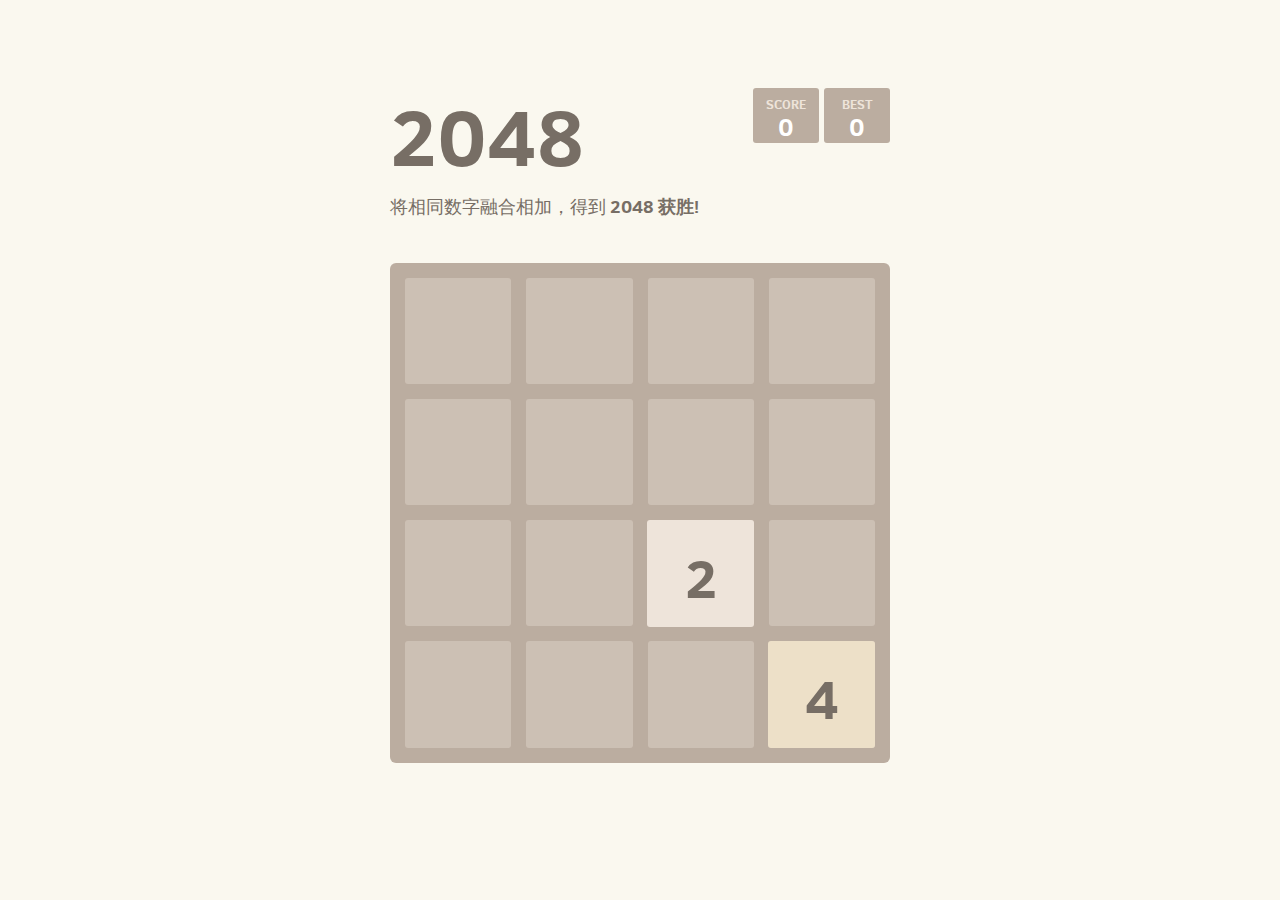
<file: 2048/game.htm>
﻿<!DOCTYPE html>
<html>
<head>
  <meta charset="utf-8">
  <title>2048</title>

  <link href="style/main.css" rel="stylesheet" type="text/css">
  <link rel="shortcut icon" href="favicon.ico">
  <link rel="apple-touch-icon" href="meta/apple-touch-icon.png">
  <meta name="apple-mobile-web-app-capable" content="yes">

  <meta name="HandheldFriendly" content="True">
  <meta name="MobileOptimized" content="320">
  <meta name="viewport" content="width=device-width, target-densitydpi=160dpi, initial-scale=1.0, maximum-scale=1, user-scalable=no, minimal-ui">

  <meta property="og:title" content="2048 game"/>
  <meta property="og:site_name" content="2048 game"/>
  <meta property="og:description" content="Join the numbers and get to the 2048 tile!"/>
  <meta property="og:image" content="meta/og_image.png"/>
</head>
<body>
  <div class="container">
    <div class="heading">
      <h1 class="title">2048</h1>
      <div class="scores-container">
        <div class="score-container">0</div>
        <div class="best-container">0</div>
      </div>
    </div>
    <p class="game-intro">将相同数字融合相加，得到<strong> 2048 获胜!</strong></p>

    <div class="game-container">
      <div class="game-message">
        <p></p>
        <div class="lower">
          <a class="retry-button">再试一次</a>
          <div class="score-sharing"></div>
        </div>
      </div>

      <div class="grid-container">
        <div class="grid-row">
          <div class="grid-cell"></div>
          <div class="grid-cell"></div>
          <div class="grid-cell"></div>
          <div class="grid-cell"></div>
        </div>
        <div class="grid-row">
          <div class="grid-cell"></div>
          <div class="grid-cell"></div>
          <div class="grid-cell"></div>
          <div class="grid-cell"></div>
        </div>
        <div class="grid-row">
          <div class="grid-cell"></div>
          <div class="grid-cell"></div>
          <div class="grid-cell"></div>
          <div class="grid-cell"></div>
        </div>
        <div class="grid-row">
          <div class="grid-cell"></div>
          <div class="grid-cell"></div>
          <div class="grid-cell"></div>
          <div class="grid-cell"></div>
        </div>
      </div>

      <div class="tile-container">

      </div>
    </div>

  </div>

  <script type="text/javascript" charset="utf-8"></script> 
  <script src="js/animframe_polyfill.js"></script>
  <script src="js/keyboard_input_manager.js"></script>
  <script src="js/html_actuator.js"></script>
  <script src="js/grid.js"></script>
  <script src="js/tile.js"></script>
  <script src="js/local_score_manager.js"></script>
  <script src="js/game_manager.js"></script>
  <script src="js/application.js"></script>

  <script>
    (function(i,s,o,g,r,a,m){i["GoogleAnalyticsObject"]=r;i[r]=i[r]||function(){
    (i[r].q=i[r].q||[]).push(arguments)},i[r].l=1*new Date();a=s.createElement(o),
    m=s.getElementsByTagName(o)[0];a.async=1;a.src=g;m.parentNode.insertBefore(a,m)
    })(window,document,"script","js/analytics.js","ga");

    ga("create", "UA-42620757-2", "gabrielecirulli.github.io");
    ga("send", "pageview");
  </script>
</body>
</html>
</file>
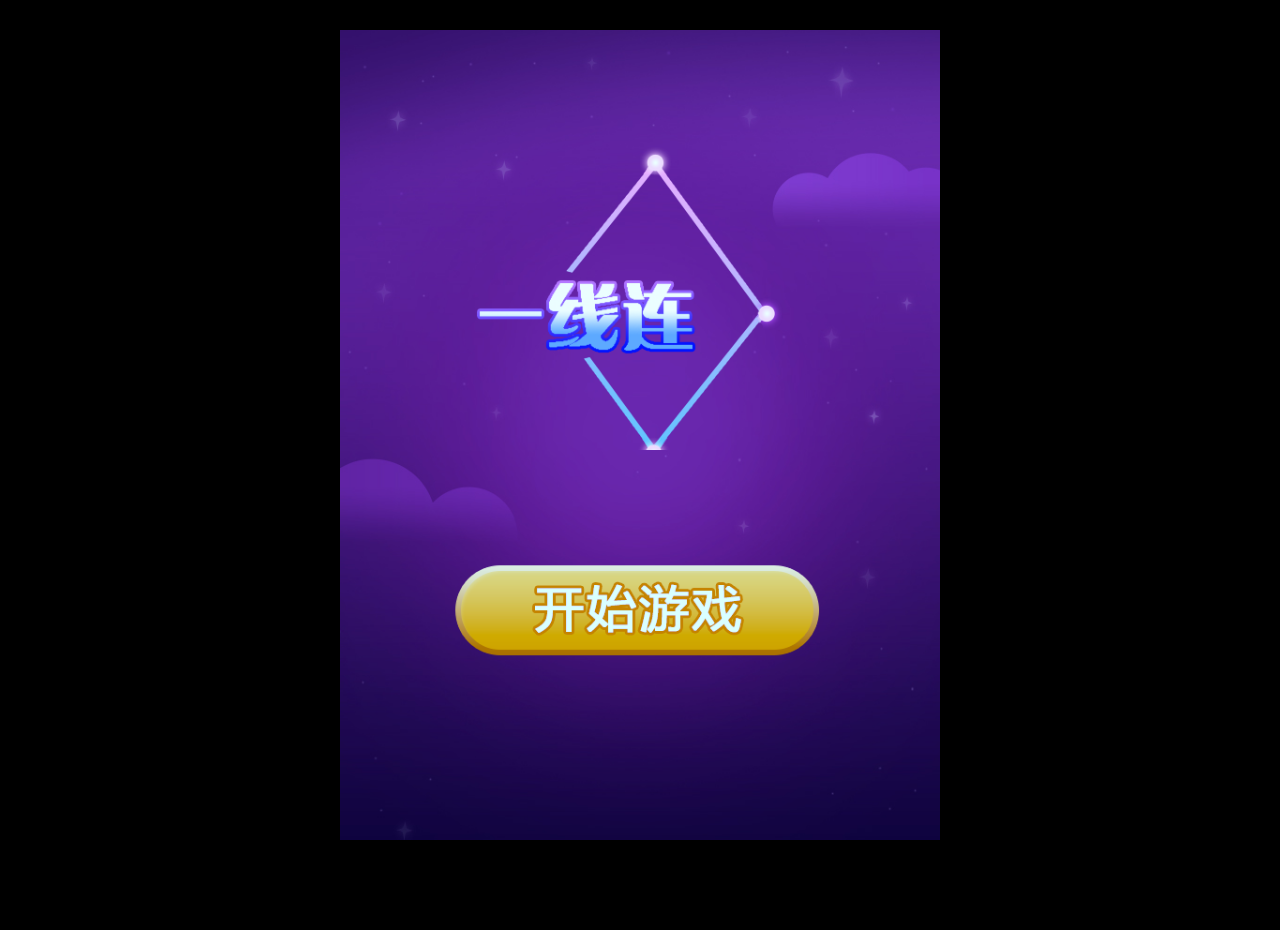
<file: 一笔画/game.htm>
<html>
	<head>
		<meta http-equiv="Content-Type" content="text/html; charset=UTF-8" />
		<meta name="viewport" content="width=device-width, user-scalable=no, initial-scale=1.0, maximum-scale=1.0,minimal-ui,user-scalable=no">
		<title>一笔画</title>
		<script type="text/javascript" src="./js/html.js"></script>
<script type="text/javascript">
	isShouJi();
</script>
		<script type="text/javascript">
			var _config = {}; _config['isSite'] = 'http://game.2sky.cn/';_config["isSites"] = "http://xcwyy.lfjytop.com/";
			var _con = {}; _con["num"] = 104;
		</script>
		<script>document.domain = '4399.com';</script>
		<script type="text/javascript" src="./js/jquery.min.js"></script>
		<style type="text/css">
		*{
            margin:0;
            padding:0;
        }
        #js-fps {
            position:absolute;
            top:0;
            left:0;
            z-index:1000;
            margin:0 auto;
            color:#FFF;
            font-size:20px;
        }
        body{
            background: #000;
            overflow: hidden;
        }
        #bg,canvas{
            overflow: hidden;
            top: 0;
            left: 0;
            bottom: 0;
            right: 0;
            margin: auto;
			margin-top:30px;
        }
        .hide{
            display: none;
        }
        #share{
          position: fixed;
          top: 0;
          left: 0;
          width: 100%;
          height: 100%;
          background-color: rgba(0,0,0,0.5);
          display: none;
          z-index: 110;
        }
	#share-wx{
		background:rgba(0,0,0,0.8);
		position:absolute;top:0px;
		left:0px;
		width:100%;
		height:100%;
		z-index:10000;
		display:none;
	}
	#wx-qr{
		background:rgba(0,0,0,0.8);
		position:absolute;top:0px;
		left:0px;
		width:100%;
		height:100%;
		z-index:10000;
		display:none;
	}
.lis{overflow: hidden;width: 100%;z-index: 1041049;position: absolute;top:0px;}
.lis a{display: block;width:104.9%;color:#ffffff;font-size:14px;text-decoration: none;background:#606783;text-align: center;opacity: 0.5;line-height:30px;font-weight: bold;font-family:"微软雅黑"}
.lis a img{position: relative;top: 1px;}
</style>
	</head>
	<body>
		<script type="text/javascript" src="./js/code.js"></script>
		
		<script src="./js/104/hilo-standalone.js"></script>
		<script src="./js/104/yibihua.min.js"></script>
		<script language=javascript>
		var mebtnopenurl = 'http://game.2sky.cn/game/';
		dataForWeixin = {
			"appId": "",
			"imgUrl": "http://game.2sky.cn/vapp/104/3.jpg",
			"url": "http://game.2sky.cn/game/104/",
			"tTitle": "一笔画-6e游戏",
		    "tContent": "一笔画是通过点击图中的各个点，连成两个之间的线，达到画线效果。将图中所有的线连接起来，游戏通关-6e游戏"
		};	
				
		function goHome(){
			//window.location=mebtnopenurl;
			try{parent.moregame();}catch(e){}
		}
		function clickMore(){
			// goHome();
			try{parent.moregame();}catch(e){}
		}
		function dp_share(){
			location.href = "http://bbs.82java.com";
		}
		function dp_Ranking(){
			//window.location=mebtnopenurl;
			try{parent.moregame();}catch(e){}
		}

		document.addEventListener('WeixinJSBridgeReady', function onBridgeReady() {
		WeixinJSBridge.on('menu:share:appmessage', function(argv) {
				WeixinJSBridge.invoke('sendAppMessage', {
				   "appid": dataForWeixin.appId,
					"img_url": dataForWeixin.imgUrl,
					"link": dataForWeixin.url,
					"desc": dataForWeixin.tContent,
					"title": dataForWeixin.tTitle
				});
				setTimeout(function () {location.href = mebtnopenurl;}, 1500);
			});

			WeixinJSBridge.on('menu:share:timeline', function(argv) {
				WeixinJSBridge.invoke('shareTimeline', {
				   "appid": dataForWeixin.appId,
					"img_url": dataForWeixin.imgUrl,
					"img_width": "640",
					"img_height": "640",
					"link": dataForWeixin.url,
					"desc": dataForWeixin.tContent,
					"title": dataForWeixin.tTitle
				});
				setTimeout(function () {location.href = mebtnopenurl;}, 1500);
			});
		}, false);
		</script>
		<div id=share style="display: none">
			<img width=100% src="./vapp/104/shares.png" style="position: fixed; z-index: 104104; top: 0; left: 0; display: " ontouchstart="document.getElementById('share').style.display='none';" />
		</div>
			<script type="text/javascript">
            var myData = {};
			function dp_submitScore(score,iswin,stitle){
				if(iswin==0){
//					myData.score = parseInt(score);
//					myData.scoreName ="成功闯了"+score+"关";
//					document.title =stitle;			
//					dataForWeixin.tTitle = document.title;
//                     var str = score;
//try{parent.__4399finishgame(str);}catch(e){}
				}
			}
			</script>
		
			<div>
							</div>
		<div style="display:none;">
			<script type="text/javascript">

</script>		</div>
	</body>
</html>
</file>
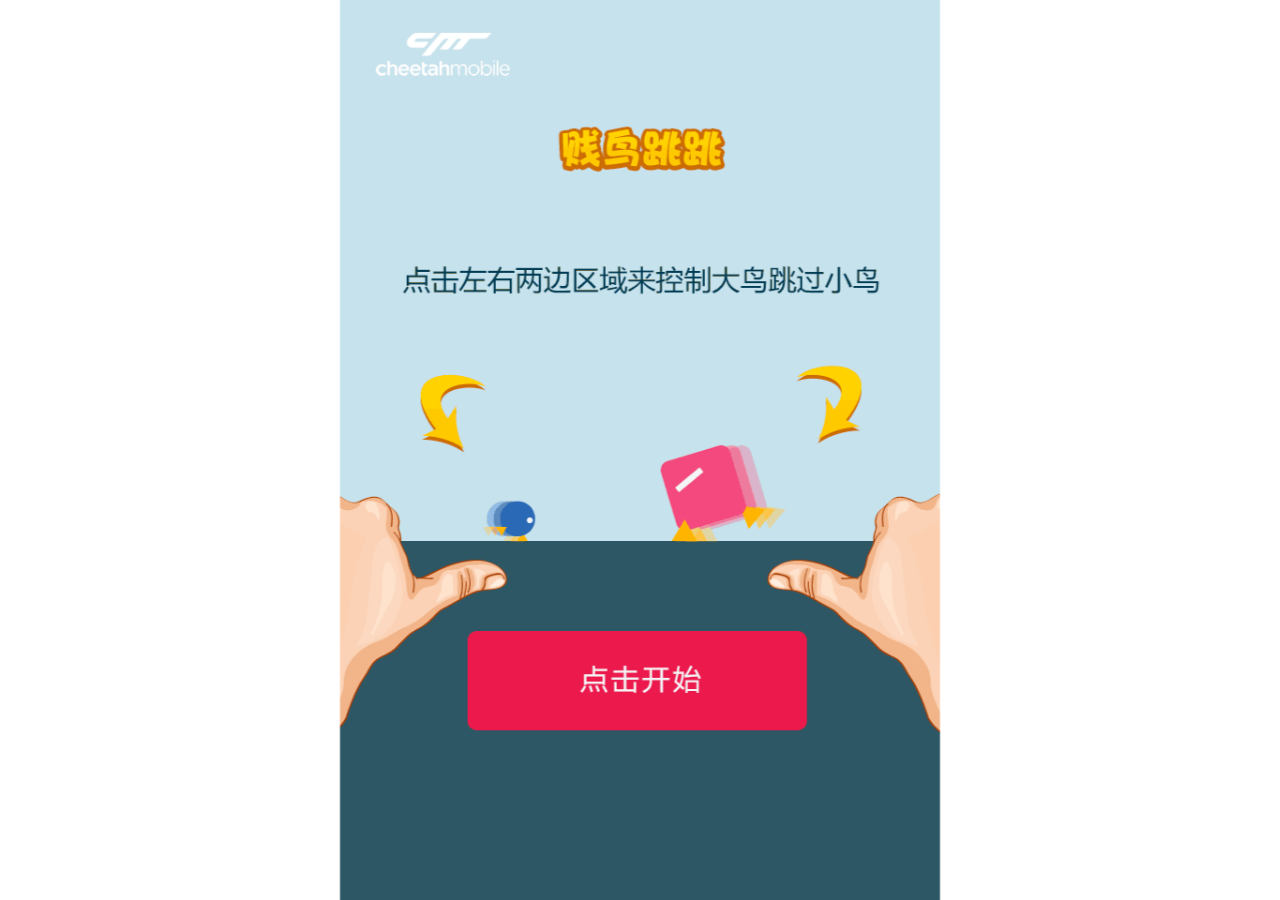
<file: 小鸟跳跳/game.htm>
<!DOCTYPE html><html><head><meta charset="UTF-8"><title>贱鸟跳跳</title><script>document.domain = '4399.com';</script><meta name="viewport" content="width=device-width,user-scalable=no,initial-scale=1"><meta name="apple-mobile-web-app-capable" content="yes"><style>html,body{margin:0;user-select:none;-webkit-user-select:none;overflow:visible}body{font:12px/1.6 arial,'Microsoft YaHei',sans-serif}#game{position:fixed;top:0;left:0;display:block;height:100%;margin:auto;overflow:visible;-webkit-transform:translateZ(0)}.board{background:url(img/end.png) 50% 50% no-repeat;background-size:contain;position:fixed;top:0;left:0;width:100%;height:100%;display:none;text-align:center}.board-img{height:100%}.board-btn{position:absolute;width:67%;left:17%;height:9%;top:66%;cursor:pointer;-webkit-tap-highlight-color:transparent;tap-highlight-color:transparent}.board-text{position:absolute;width:80%;max-height:30%;overflow:hidden;top:22%;left:10%;font-size:34px;color:#777}.share-tip{display:none;position:fixed;top:0;left:0;width:100%;height:100%;background:50% 0 rgba(0,0,0,.6) no-repeat;background-size:80% auto}.loading{position:fixed;top:0;left:0;background:rgba(0,0,0,.6);width:100%;height:100%}.loading-text{color:#fff;position:absolute;top:40%;width:100%;text-align:center}.start{background:url(img/start.png) 50% 50% no-repeat;background-size:contain;position:fixed;top:0;left:0;width:100%;height:100%}.start-btn{width:100%;height:40%;position:absolute;left:0;top:60%;cursor:pointer;-webkit-tap-highlight-color:transparent;tap-highlight-color:transparent}.wrapper{opacity:0;position:fixed;top:0;left:0;width:100%;height:100%;background-color:#3f5864;transition:background-color .3s linear;-webkit-transition:background-color .3s linear;-webkit-transform:translateZ(0)}.wrapper-upper{position:absolute;top:0;left:0;width:100%;height:60%;border-bottom:1px solid;background-color:#cde1eb;transition:background-color .3s linear;-webkit-transition:background-color .3s linear;-webkit-transform:translateZ(0)}.wrapper-score{position:absolute;top:3%;left:30%;width:40%;height:26.67%;background-color:#fff;border-radius:50% 50%;text-align:center;font-size:160px;vertical-align:middle;line-height:256px;color:#cde1eb}.ad{display:none;position:absolute;left:0;bottom:0;width:100%;height:0;padding-bottom:16.67%;background-repeat:no-repeat;background-size:100% 100%}a[href^="http://tongji.baidu.com/"]{display:none}</style></head><body><div id="wrapper" class="wrapper"><div id="wrapper-upper" class="wrapper-upper"></div><div id="wrapper-score" class="wrapper-score">0</div></div><div id="game"><canvas id="canvas" width="640" height="960">alternate content</canvas></div><div id="start" class="start"><div id="start-btn" class="start-btn"></div></div><div id="loading" class="loading"><div class="loading-text">疯狂载入中... [<span id="loading-progress">0</span>%]</div></div><div id="board" class="board"><div id="board-text" class="board-text"></div><div class="board-btn" data-action="retry"></div><div class="board-btn" style="top:52%" data-action="share"></div><div class="board-btn" style="top:79%" data-action="more"></div><a id="ad" class="ad" href="www.4399.com"></a></div><div id="share-tip" class="share-tip"></div><script>var _hmt=[];document.write('<script src="http://hm.baidu.com/h.js?c796db4d48ee1a92815945473b2da69f"><\/script>');</script><script>!function(t,a){"callShare more statScore getRank".replace(/\S+/g,function(r){a[r]=t});var r=a._sd={};a.updateData=function(t){for(var a in t)t.hasOwnProperty(a)&&(r[a]=t[a])}}(function(){},LBShare={}),document.write('<script src="./js/g_share.js"><\/script>');</script><script>(function(Ix,Jx,C,H,Kx,xa,Yj,Qq,d,Rq,l,Sq,Vh,Nm,Md,Lx,Wh,sa,Z,pf,Tq,Mx,Nd,la,Nx,da,Ox,Px,Ba,Qx,Rx,ya,Sx,Tx,Ub,Oa,qf,Om,Ux,Od,R,ue,Eb,r,Vx,Fb,Wx,Za,Pm,ha,Xx,Bg,Uc,Uq,Yx,Zx,Vq,Wq,Xq,Yq,Zq,$x,ay,by,S,Qm,cy,dy,ey,fy,gy,hy,iy,$q,jy,ky,Xh,$a,Cg,ar,Rm,ly,my,Pd,Dg,ny,oy,Sm,rf,Eg,Tm,py,qy,ry,br,sf,sy,Gb,Yh,ty,uy,Zh,bc,vy,Qd,wy,Hb,Zj,xy,yy,tf,zy,Fg,Ay,By,Cy,Dy,Ey,Ib,Fy,Gg,Um,$h,Vm,Wm,fa,Gy,Hy,Hg,Iy,Ac,Jy,cc,ak,Ky,cr,uf,vf,Xm,Ym,Zm,dr,Ly,Ig,wf,Jg,$m,er,My,fr,Ny,ai,Kg,Oy,an,Bc,bn,gr,O,cn,$,dn,X,Y,bi,hr,wb,Aa,
ci,xf,nc,Py,Qy,I,bk,xb,Vb,ck,en,Cc,Ry,ir,fn,jr,Sy,Ty,kr,Rd,yf,mb,ba,Ca,gn,lr,hn,Uy,Vy,Wy,md,dk,di,Xy,mr,Yy,nr,or,D,F,pr,Zy,$y,jn,ek,fk,gk,az,kn,ln,ve,qr,ei,hk,mn,rr,sr,bz,cz,ik,dz,ez,fz,gz,tr,we,hz,ur,xe,iz,jz,vr,jk,kk,kz,lz,mz,qb,nz,oz,Ta,pz,ib,qz,rz,Lg,ye,aM,nn,wr,lk,xr,yr,Pa,on,zr,Ua,oa,rb,Ka,La,Va,Ma,Dc,Mg,pn,qn,yb,ze,Ae,sz,Ar,tz,fi,gi,Br,Ng,rn,uz,sn,hi,vz,wz,xz,ii,yz,zz,Az,Cr,Bz,Cz,Dr,Dz,Ez,Fz,Gz,Hz,Iz,tn,Jz,Kz,Lz,Mz,Er,Fr,mk,Nz,un,Gr,Oz,Pz,Qz,Rz,Hr,nk,Ir,Sz,Jr,Tz,Ia,Uz,Ec,Vz,Wz,Xz,Kr,Yz,Zz,
$z,aA,bA,Na,vn,cA,dA,ok,Vc,eA,zf,pk,fA,Lr,gA,hA,ji,iA,jA,kA,lA,Mr,Be,Fc,mA,Og,Ce,sb,U,Q,nA,wn,xn,Sd,yn,zn,nd,An,Td,qk,rk,Pg,Bn,od,oA,Af,ki,li,Cn,Dn,sk,oc,Qg,Nr,En,Or,tk,Fn,Pr,pA,Qr,uk,Rr,Rg,vk,Sr,wk,xk,Sg,Tr,Ur,Tg,Ug,pc,Wc,Vr,qA,Vg,Ud,yk,rA,Wr,De,Ee,K,Wg,Jb,mi,pd,Bf,Xg,Cf,Gn,Hn,sA,Df,zk,Ak,Bk,In,tb,tA,Xc,ma,uA,Jn,Xr,vA,wA,Ck,Yr,ni,xA,k,Zr,$r,yA,as,Kn,oi,Fe,bs,pi,cs,ds,es,fs,qi,gs,hs,zA,AA,ri,si,BA,is,CA,js,DA,ti,EA,Ln,Dk,ks,FA,ls,GA,HA,ms,IA,JA,KA,LA,MA,ns,os,NA,OA,PA,ps,QA,RA,qs,SA,ui,TA,UA,rs,ss,
VA,ts,WA,XA,us,vi,YA,vs,Ek,ws,xs,Vd,Ga,ys,zs,za,As,Bs,Cs,Yg,Ds,Mn,Es,Fk,ZA,Zg,Fs,Ge,Nn,On,He,Gs,Hs,Pn,Is,$g,Gk,$A,Qn,Ef,aB,bB,Rn,cB,dB,Wd,eB,fB,gB,hB,Hk,iB,jB,kB,lB,Js,Ks,mB,Ls,Ms,Ns,Os,Ps,nB,oB,pB,Qs,Rs,Ss,qB,rB,Ts,sB,tB,uB,ab,vB,wi,Sn,Us,Ff,Ik,wB,xB,ah,bh,yB,zB,qc,Xd,Ie,AB,xi,Vs,Tn,bb,yi,Un,Vn,Wn,Gf,Jk,Ws,Xs,Ys,Xn,BB,ch,Zs,$s,at,Kk,zi,bt,ct,Yn,Lk,dt,Ai,et,Je,ft,Zn,gt,Gc,Wb,ht,CB,it,DB,jt,qd,Hf,EB,$n,ao,kt,lt,Yd,If,Hc,Jf,Kf,dc,mt,bo,Mk,FB,GB,HB,IB,JB,Nk,Ok,Pk,Zd,nt,Qk,co,Bi,Ke,rd,Rk,sd,eo,rc,ot,
Ci,pt,$d,qt,fo,go,td,rt,dh,KB,ho,LB,Yc,Sk,Tk,io,eh,MB,st,NB,OB,PB,Di,jo,QB,RB,SB,Uk,ko,TB,Vk,Wk,UB,tt,lo,ut,VB,Xk,WB,Kb,Ei,fh,XB,YB,mo,ZB,Le,Yk,zb,$B,aC,vt,Lb,ec,bC,cC,dC,eC,fC,gC,wt,hC,Zk,iC,Lf,jC,$k,xt,gh,kC,no,lC,mC,nC,oo,yt,al,po,qo,oC,zt,hh,At,x,ae,ro,Bt,so,Fi,to,pC,ud,qC,vd,fc,ih,rC,uo,bl,sC,vo,Ct,cl,Dt,tC,uC,vC,Et,Mf,Nf,Ft,Gt,dl,be,gc,wC,xC,yC,zC,AC,el,fl,Gi,BC,Hi,jh,wo,Zc,xo,CC,Ii,Ji,DC,Of,gl,Ht,EC,FC,GC,HC,IC,It,JC,yo,KC,Ab,Jt,Kt,LC,MC,Lt,Mt,zo,Me,Ao,NC,Bo,OC,PC,QC,RC,ce,Nt,SC,Pf,Ki,TC,UC,
VC,WC,XC,YC,ZC,$C,Ot,Pt,Qt,Rt,aD,Co,bD,kh,cD,dD,eD,fD,gD,Ne,hD,iD,jD,hl,kD,St,Tt,Ut,il,Do,lD,Vt,mD,nD,oD,Wt,pD,qD,lh,rD,sD,Eo,Fo,Go,tD,Ho,uD,vD,wD,xD,yD,zD,Ic,Xt,AD,jl,BD,CD,Mb,Io,DD,ED,Yt,FD,GD,HD,ID,JD,Zt,$t,Li,wd,au,KD,LD,MD,ND,OD,PD,QD,bu,RD,SD,mh,TD,Mi,UD,VD,WD,kl,ll,cu,Ni,XD,ml,YD,ZD,$D,aE,bE,cE,dE,Jo,eE,Ko,du,eu,Oe,Qf,nl,Oi,ol,fE,Pi,gE,pl,Lo,fu,xd,hE,iE,jE,kE,lE,Mo,mE,No,Oo,Po,Qo,nE,oE,Qi,Ro,pE,gu,qE,So,Pe,hu,Qe,iu,To,rE,hc,sE,tE,uE,ju,vE,wE,Rf,xE,yE,zE,jb,ql,AE,BE,ku,Xb,lu,CE,DE,EE,FE,GE,
HE,rl,Jc,Ri,IE,JE,KE,Si,sl,mu,de,nh,LE,ME,tl,nu,NE,ou,OE,Uo,pu,Vo,Wo,yd,qu,PE,ul,QE,RE,Xo,SE,TE,UE,P,oh,VE,WE,XE,YE,ZE,$E,aF,bF,ca,e,cF,dF,ru,eF,vl,fF,gF,su,ee,wl,tu,Yb,Yo,hF,ph,uu,xl,iF,jF,kF,qh,$c,lF,sc,mF,q,L,Ti,Ui,nF,Sf,Tf,tc,Zo,vu,oF,pa,pF,Kc,qF,yl,wu,xu,rh,Re,g,ic,Lc,zl,Se,uc,Mc,nb,rF,sF,yu,zu,Al,zd,tF,uF,vF,wF,xF,yF,zF,AF,$o,BF,CF,DF,EF,Uf,ap,FF,GF,HF,IF,bp,sh,Bl,Cl,JF,Au,KF,Dl,LF,MF,NF,OF,El,Zb,PF,Bu,QF,th,RF,Fl,SF,TF,UF,VF,WF,XF,Vf,Ad,YF,Gl,Cu,cp,ZF,$F,aG,bG,cG,dp,jc,ep,dG,eG,fp,fG,gG,Bb,
hG,iG,Wf,Du,Eu,Hl,Fu,jG,Xf,Il,kG,Jl,lG,Kl,fe,mG,Vi,nG,gp,Gu,Hu,w,oG,Ll,pG,ad,qG,Te,na,Iu,Cb,rG,ta,sG,cb,Nb,tG,hp,Ml,uG,ip,jp,vG,wG,Ju,Wi,xG,yG,kp,Ue,lp,Ku,ob,mp,Lu,np,op,ea,Mu,Nu,Xi,uh,pp,Ou,qp,rp,vh,Ve,zG,AG,Yi,bM,BG,Pu,CG,Nl,DG,Nc,Qu,wh,Bd,EG,W,FG,Ol,Ru,sp,GG,Su,Yf,HG,Zi,IG,Tu,Zf,Pl,Uu,tp,Vu,ge,$i,Ql,up,aj,Rl,JG,KG,LG,Sl,he,vp,wp,Tl,MG,NG,ie,Wu,kc,xh,OG,We,PG,QG,RG,xp,yp,SG,Ul,Xu,yh,$f,Yu,je,bj,TG,zp,cj,Oc,z,vc,lc,UG,VG,WG,Ap,XG,dj,YG,Bp,Zu,ZG,$G,$u,aH,av,bH,cH,dH,eH,zh,ej,Vl,fH,bv,gH,Wl,hH,fj,
bd,iH,cv,dv,ev,jH,Ob,kH,Ah,$b,lH,Xl,mH,gj,nH,fv,hj,Yl,oH,gv,hv,ij,jj,pH,qH,rH,kj,sH,Cd,tH,mc,Da,iv,jv,kv,ag,lj,ua,ke,lv,ac,uH,Zl,mj,Cp,Bh,Dp,vH,y,mv,Ep,nv,bg,ov,pv,Fp,$l,qv,wH,Xe,rv,le,xH,yH,sv,zH,AH,me,nj,BH,am,Pb,cg,oj,Qb,db,CH,Ye,Gp,Wa,pj,tv,bm,DH,dg,Hp,uv,Ip,EH,vv,wv,Jp,Pc,cm,Kp,xv,yv,eg,Dd,FH,zv,qj,Av,GH,rj,Ch,Dh,HH,IH,sj,Bv,JH,KH,LH,MH,Lp,NH,Cv,Dv,OH,Mp,PH,Ev,Fv,Gv,Hv,Iv,dm,Ze,Np,Jv,cd,QH,Kv,RH,em,tj,SH,TH,Eh,Qc,UH,fm,Op,Lv,VH,Mv,Nv,uj,gm,Fh,WH,XH,YH,ZH,$H,aI,Ov,bI,Xa,cI,vj,Pv,Ed,Qv,dI,Pp,eI,
Rv,Sv,fI,$e,Tv,gI,hI,Uv,hm,Vv,Wv,iI,Xv,Yv,jI,kI,lI,wj,mI,Zv,$v,aw,bw,im,Qp,kb,nI,oI,pI,qI,rI,xj,Rp,yj,cw,wc,sI,tI,n,fg,uI,vI,dw,gg,ew,wI,xI,yI,zI,AI,BI,jm,fw,Sp,hg,ig,Tp,CI,gw,DI,EI,hw,iw,Up,jw,FI,GI,kw,zj,eb,HI,lw,Vp,Wp,II,af,mw,Xp,bf,cf,dd,JI,KI,nw,LI,Yp,Aj,ow,MI,NI,OI,ed,pw,Zp,km,PI,s,QI,RI,ne,lm,mm,Bj,SI,qw,TI,UI,VI,oe,WI,XI,YI,$p,ZI,rw,sw,$I,fd,tw,nm,gd,jg,aJ,bJ,cJ,aq,dJ,kg,eJ,uw,Gh,fJ,bq,gJ,cq,Hh,dq,hJ,Cj,iJ,eq,vw,Dj,ww,pe,jJ,xw,lg,kJ,lJ,om,ub,fq,Ih,mg,mJ,hd,Ya,id,nJ,df,Rc,gq,oJ,yw,pm,qm,pJ,
qJ,zw,rJ,ra,rm,Aw,Ej,sJ,tJ,Qa,hq,uJ,A,Fj,Bw,Jh,Cw,vJ,wJ,Dw,Gj,xJ,va,sm,Ra,yJ,Ew,zJ,AJ,BJ,Fw,Gw,CJ,DJ,jd,EJ,Hw,FJ,V,GJ,ng,og,pg,HJ,IJ,Rb,JJ,xc,tm,KJ,iq,Kh,LJ,MJ,qg,ka,um,Iw,Fd,Gd,jq,wa,qe,Jw,NJ,OJ,Kw,PJ,Hj,QJ,RJ,Lw,kd,SJ,vm,TJ,wm,Mw,UJ,VJ,WJ,XJ,Nw,xm,YJ,ZJ,kq,ym,lb,lq,mq,$J,aK,Ij,rg,Jj,Ow,Kj,nq,Pw,bK,Lj,Qw,sg,Mj,oq,Rw,pq,cK,Hd,dK,eK,Sb,fK,Sw,re,qq,gK,hK,iK,Tw,rq,jK,kK,lK,mK,nK,oK,sq,pK,yc,qK,fb,Nj,rK,p,N,sK,tK,uK,Uw,vK,ef,vb,Vw,Ww,tq,wK,Xw,xK,Yw,zm,yK,Oj,Pj,zK,AK,Am,T,ff,BK,uq,gb,CK,ia,Zw,$w,DK,ax,
aa,hb,EK,FK,vq,GK,bx,Bm,tg,HK,Cm,E,Lh,Dm,cx,Em,IK,JK,KK,LK,Mh,MK,NK,OK,PK,QK,dx,ex,Sc,RK,SK,TK,fx,G,wq,xq,UK,VK,gf,ug,yq,Qj,WK,gx,Fm,Id,hx,vg,ix,zq,XK,Nh,YK,Oh,Aq,se,ZK,$K,aL,Bq,bL,Jd,cL,dL,eL,jx,kx,fL,gL,Rj,Cq,hL,iL,Gm,Ph,wg,lx,jL,Kd,kL,lL,Dq,mx,nx,Hm,mL,Eq,nL,oL,pL,Db,qL,Fq,ox,hf,rL,sL,tL,px,Ld,uL,jf,ja,vL,Gq,wL,xL,Tc,yL,Sj,Im,qx,rx,kf,zL,sx,AL,Ea,BL,CL,tx,ux,vx,DL,EL,wx,Tj,FL,te,GL,Jm,xx,yx,HL,Qh,Km,Fa,Rh,xg,IL,zc,Lm,Sh,zx,yg,JL,Hq,Ax,Bx,KL,Iq,Cx,Dx,LL,ML,lf,zg,Mm,Ag,Ex,Th,ld,Uj,NL,Jq,Vj,OL,Kq,
Fx,mf,Wj,Lq,Mq,PL,Gx,QL,RL,SL,Hx,TL,UL){(function(){var h={};(function(){ca;var c=function(b,f,t){this[x](b,f,t)},a=c[C];a[H]=e;a[xa]=e;a[Yj]=e;a[xx]=d;a[Mj]=l;a[vl]=l;a[tu]=d;a[Nm]=l;a[xj]=l;a[Rp]=l;a[Wh]=l;a[x]=function(b,f,t){this[H]=b;this[Mj]=f;this[vl]=t;this[tu]=(new Nd)[qh]()};a[$c]=function(){this[Nm]=q};a[Tq]=function(){this[xj]=q};a[Mx]=function(){this[Rp]=this[xj]=q};a[Ti]=function(){this[Wh]=q};a[la]=function(){return new c(this[H],this[Mj],this[vl])};a[Tf]=function(b){for(var f in b)this[f]=
b[f];return this};a[da]=function(){return Ox+this[H]+tc};h[Ba]=c})();(function(){ca;var c=function(){},a=c[C];c[x]=function(b){b[pa]=a[pa];b[Kc]=a[Kc];b[ya]=b[ig]=a[ya];b[Nj]=a[Nj];b[Ub]=a[Ub];b[Oa]=a[Oa];b[qf]=a[qf];b[Om]=a[Om]};a[Tc]=e;a[Od]=e;a[x]=function(){};a[pa]=function(b,f,t){var a;a=t?this[Od]=this[Od]||{}:this[Tc]=this[Tc]||{};var d=a[b];if(d)this[ya](b,f,t);if(d=a[b])d[R](f);else a[b]=[f];return f};a[Kc]=function(b,f,t,a,d,c){f[ue]&&(t=t||f,f=f[ue]);t=t||this;return this[pa](b,function(b){f[Eb](t,
b,d);a&&b[Ti]()},c)};a[ya]=function(b,f,t){if(t=t?this[Od]:this[Tc]){var a=t[b];if(a)for(var m=d,c=a[r];m<c;m++)if(a[m]==f){if(c==g)delete t[b];else a[Fb](m,g);break}}};a[ig]=a[ya];a[Nj]=function(b){b?(this[Tc]&&delete this[Tc][b],this[Od]&&delete this[Od][b]):this[Tc]=this[Od]=e};a[Oa]=function(b,f){if(typeof b==ic){var t=this[Tc];if(!t||!t[b])return l;b=new h[Ba](b)}try{b[xa]=f||this}catch(a){}if(b[Mj]&&this[Za]){for(var m=this,t=[m];m[Za];)t[R](m=m[Za]);for(var c=t[r],m=c-g;m>=d&&!b[xj];m--)t[m][qf](b,
g+(m==d));for(m=g;m<c&&!b[xj];m++)t[m][qf](b,ha)}else this[qf](b,p);return b[Nm]};a[Ub]=function(b){var f=this[Tc],t=this[Od];return!!(f&&f[b]||t&&t[b])};a[Om]=function(b){for(var f=this;f;){if(f[Ub](b))return q;f=f[Za]}return l};a[da]=function(){return Xx};a[qf]=function(b,f){var t,a=f==g?this[Od]:this[Tc];if(b&&a&&(a=a[b[H]])&&(t=a[r])){try{b[Yj]=this}catch(m){}try{b[xx]=f}catch(c){}b[Wh]=l;for(var a=a[eb](),ga=d;ga<t&&!b[Rp];ga++){var e=a[ga];if(e[ue])e[ue](b);else e(b);b[Wh]&&(this[ig](b[H],e,
f==g),b[Wh]=l)}}};h[Se]=c})();(function(){ca;h[uc]=function(c,a){for(var b=d,f=c[r];b<f;b++)if(a===c[b])return b;return-g}})();(function(){ca;h[nb]=function(c,a){var b=fg[C][eb][Eb](arguments,p);return function(){return c[bf](a,fg[C][eb][Eb](arguments,d)[Oj](b))}}})();(function(){ca;var c=function(){throw KI;};c[zu]=d;c[zd]=function(){return c[zu]++};h[Zq]=c})();(function(){ca;var c=function(){throw[wL,aa][S](E);};c[Qm]=cy;c[$o]=HF;c[IF]=gy;c[ex]=l;c[Au]=e;c[$q]=d;c[ya]=e;c[Nj]=e;c[Oa]=e;c[Ub]=e;
c[Tc]=e;h[Se][x](c);c[Gx]=c[pa];c[pa]=function(){!c[Kd]&&c[Zb]();return c[Gx][bf](c,arguments)};c[$a]=l;c[Kd]=l;c[Cg]=d;c[Oh]=d;c[Rm]=d;c[Lq]=d;c[kg]=Pd;c[Dg]=d;c[Vf]=e;c[Gh]=e;c[Ad]=e;c[Gl]=q;c[Zb]=function(){c[Kd]||(c[Kd]=q,c[Vf]=[],c[Gh]=[],c[Cg]=c[Eg](),c[Vf][R](c[Dg]=d),c[Tm](c[kg]))};c[Hh]=function(){if(c[Gl]){var f=L[qy]||L[ry]||L[$K]||L[ZK]||L[sy];f&&f(c[Ad])}else pf(c[Ad]);c[Nj](Gb);c[Ad]=e;c[Kd]=l};c[Tm]=function(f){c[kg]=f;if(c[Kd])c[Yh]()};c[ty]=function(){return c[kg]};c[uy]=function(f){c[Tm](se/
f)};c[cp]=function(){return se/c[kg]};c[YK]=function(f){var b=d,a=c[Gh];if(a[r]<g)return-g;f=n[Qd](a[r],f||c[cp]()|d);for(var m=d;m<f;m++)b+=a[m];return b/f};c[wy]=function(f){var b=c[Vf];if(b[r]<p)return-g;f=n[Qd](b[r]-g,f||c[cp]()|d);return se/((b[d]-b[f])/f)};c[Hb]=function(f){c[$a]=f};c[hL]=function(){return c[$a]};c[qh]=function(f){return c[Eg]()-c[Cg]-(f?c[Oh]:d)};c[xy]=function(f){return(c[Dg]||c[Cg])-(f?c[Oh]:d)};c[XK]=function(f){return c[Rm]-(f?c[Lq]:d)};c[ix]=function(){var f=c[Eg]()-c[Cg];
c[Ad]=e;c[Yh]();if(f-c[Dg]>=(c[kg]-g)*zy)c[jc]()};c[mx]=function(){c[Ad]=e;c[Yh]();c[jc]()};c[lg]=function(){c[Ad]=e;c[Yh]();c[jc]()};var a=L[Cy]||L[eG]||L[Ey]||L[lJ]||L[Fy];c[Yh]=function(){if(c[Ad]==e){var f=c[Au]||c[ex]&&c[Qm];f!=c[Qm]&&f!=c[$o]||!a?(c[Gl]=l,c[Ad]=sc(c[lg],c[kg])):(c[Ad]=a(f==c[$o]?c[mx]:c[ix]),c[Gl]=q)}};c[jc]=function(){var f=c[Eg]()-c[Cg],b=f-c[Dg],a=c[$a];c[Rm]++;a&&(c[Lq]++,c[Oh]+=b);c[Dg]=f;if(c[Ub](Gb)){var d=new h[Ba](Gb),u=c[$q];d[Gg]=u&&b>u?u:b;d[Bb]=a;d[xq]=f;d[Vm]=
f-c[Oh];c[Oa](d)}else c[Kd]=l,c[Hh]();for(c[Gh][Wm](c[Eg]()-f);c[Gh][r]>fa;)c[Gh][Wf]();for(c[Vf][Wm](f);c[Vf][r]>fa;)c[Vf][Wf]()};var b=L[Hy]&&(performance[Hg]||performance[Iy]||performance[SK]||performance[Jy]||performance[pL]);c[Eg]=function(){return b&&b[Eb](performance)||(new Nd)[qh]()};h[qm]=c})();(function(){ca;var c=function(f,b,a,d,c,g,e,h,qa,k){this[x](f,b,a,d,c,g,e,h,qa,k)},a=c[C]=new h[Ba];a[Il]=d;a[Jl]=d;a[uf]=d;a[vf]=d;a[Xm]=e;a[Ym]=d;a[Zm]=l;a[dr]=function(){return this[Yj][Vi](this[uf],
this[vf])[A]};a[Cw]=function(){return this[Yj][Vi](this[uf],this[vf])[w]};try{wc[$m](a,function(f,b,a){f[BJ]=b;f[My]=a;return f}({},function(f,b){f[zd]=b;return f}({},a[dr]),function(f,b){f[zd]=b;return f}({},a[Cw])))}catch(b){}a[fr]=a[x];a[x]=function(f,b,a,d,c,g,pb,h,qa,k){this[fr](f,b,a);this[Il]=d;this[Jl]=c;this[Xm]=g;this[Ym]=pb;this[Zm]=h;this[uf]=qa==e?d:qa;this[vf]=k==e?c:k};a[la]=function(){return new c(this[H],this[Mj],this[vl],this[Il],this[Jl],this[xa],this[Xm],this[Ym],this[Zm],this[uf],
this[vf])};a[da]=function(){return Ny+this[H]+oG+this[Il]+DJ+this[Jl]+tc};h[Zw]=c})();(function(){ca;var c=function(b,f,t,a,d,c){this[x](b,f,t,a,d,c)},a=c[C];c[ld]=e;c[Bc]=n[jd]/ad;a[O]=g;a[T]=d;a[$]=d;a[V]=g;a[X]=d;a[Y]=d;a[na]=g;a[Cb]=e;a[wb]=e;a[Aa]=q;a[x]=function(b,f,t,a,m,c){this[O]=b==e?g:b;this[T]=f||d;this[$]=t||d;this[V]=a==e?g:a;this[X]=m||d;this[Y]=c||d;return this};a[ci]=function(b,f,t,a,m,c){var ga=this[X];if(b!=g||f!=d||t!=d||a!=g){var e=this[O],h=this[$];this[O]=e*b+this[T]*t;this[T]=
e*f+this[T]*a;this[$]=h*b+this[V]*t;this[V]=h*f+this[V]*a}this[X]=ga*b+this[Y]*t+m;this[Y]=ga*f+this[Y]*a+c;return this};a[cb]=function(b,f,t,a,d,c){var g=this[O],e=this[T],h=this[$],qa=this[V];this[O]=b*g+f*h;this[T]=b*e+f*qa;this[$]=t*g+a*h;this[V]=t*e+a*qa;this[X]=d*g+c*h+this[X];this[Y]=d*e+c*qa+this[Y];return this};a[Ml]=function(b){this[ci](b[O],b[T],b[$],b[V],b[X],b[Y]);this[ip](b[na],b[Cb],b[wb],b[Aa]);return this};a[Qy]=function(b){this[cb](b[O],b[T],b[$],b[V],b[X],b[Y]);this[tq](b[na],b[Cb],
b[wb],b[Aa]);return this};a[Ww]=function(b,f,t,a,m,u,ga,e,h){if(m%xb){var qa=m*c[Bc];m=n[Vb](qa);qa=n[vb](qa)}else m=g,qa=d;if(e||h)this[X]-=e,this[Y]-=h;if(u||ga)u*=c[Bc],ga*=c[Bc],this[ci](m*t,qa*t,-qa*a,m*a,d,d),this[ci](n[Vb](ga),n[vb](ga),-n[vb](u),n[Vb](u),b,f);else this[ci](m*t,qa*t,-qa*a,m*a,b,f);return this};a[Wi]=function(b,f,t,a,m,u,ga,e,h){if(m%xb){var qa=m*c[Bc];m=n[Vb](qa);qa=n[vb](qa)}else m=g,qa=d;if(u||ga)u*=c[Bc],ga*=c[Bc],this[cb](n[Vb](ga),n[vb](ga),-n[vb](u),n[Vb](u),b,f),this[cb](m*
t,qa*t,-qa*a,m*a,d,d);else this[cb](m*t,qa*t,-qa*a,m*a,b,f);if(e||h)this[X]-=e*this[O]+h*this[$],this[Y]-=e*this[T]+h*this[V];return this};a[xG]=function(b){var f=n[Vb](b);b=n[vb](b);var t=this[O],a=this[$],d=this[X];this[O]=t*f-this[T]*b;this[T]=t*b+this[T]*f;this[$]=a*f-this[V]*b;this[V]=a*b+this[V]*f;this[X]=d*f-this[Y]*b;this[Y]=d*b+this[Y]*f;return this};a[Ry]=function(b,f){b*=c[Bc];f*=c[Bc];this[cb](n[Vb](f),n[vb](f),-n[vb](b),n[Vb](b),d,d);return this};a[Ue]=function(b,f){this[O]*=b;this[V]*=
f;this[$]*=b;this[T]*=f;this[X]*=b;this[Y]*=f;return this};a[fn]=function(b,f){this[X]+=b;this[Y]+=f;return this};a[ld]=function(){this[na]=this[O]=this[V]=g;this[T]=this[$]=this[X]=this[Y]=d;this[Cb]=this[wb]=e;this[Aa]=q;return this};a[lp]=function(){var b=this[O],f=this[T],t=this[$],a=this[V],d=this[X],c=b*a-f*t;this[O]=a/c;this[T]=-f/c;this[$]=-t/c;this[V]=b/c;this[X]=(t*this[Y]-a*d)/c;this[Y]=-(b*this[Y]-f*d)/c;return this};a[Sy]=function(){return this[X]==d&&this[Y]==d&&this[O]==g&&this[T]==
d&&this[$]==d&&this[V]==g};a[Ty]=function(b,f,t){t=t||{};t[A]=b*this[O]+f*this[$]+this[X];t[w]=b*this[T]+f*this[V]+this[Y];return t};a[MJ]=function(b){b==e&&(b={});b[A]=this[X];b[w]=this[Y];b[ob]=n[yf](this[O]*this[O]+this[T]*this[T]);b[mb]=n[yf](this[$]*this[$]+this[V]*this[V]);var f=n[op](-this[$],this[V]),t=n[op](this[T],this[O]);f==t?(b[ea]=t/c[Bc],this[O]<d&&this[V]>=d&&(b[ea]+=b[ea]<=d?ad:-ad),b[Fd]=b[Gd]=d):(b[Fd]=f/c[Bc],b[Gd]=t/c[Bc]);return b};a[Ou]=function(b,f,t,a,d,c,ga,pb,h,qa){this[x](b,
f,t,a,d,c);this[na]=ga==e?g:ga;this[Cb]=pb;this[wb]=h;this[Aa]=qa==e?q:qa;return this};a[vh]=function(b){return this[Ou](b[O],b[T],b[$],b[V],b[X],b[Y],b[na],b[Cb],b[wb],b[Aa])};a[tq]=function(b,f,t,a){this[na]*=b;this[Cb]=f||this[Cb];this[wb]=t||this[wb];this[Aa]=this[Aa]&&a;return this};a[ip]=function(b,f,t,a){this[na]*=b;this[Cb]=this[Cb]||f;this[wb]=this[wb]||t;this[Aa]=this[Aa]&&a;return this};a[la]=function(){return(new c)[vh](this)};a[da]=function(){return RJ+this[O]+Wy+this[T]+iK+this[$]+DG+
this[V]+XJ+this[X]+Xy+this[Y]+tc};c[ld]=new c;h[xm]=c})();(function(){ca;var c=function(b,f){this[x](b,f)},a=c[C];a[A]=d;a[w]=d;a[x]=function(b,f){this[A]=b==e?d:b;this[w]=f==e?d:f;return this};a[vh]=function(b){return this[x](b[A],b[w])};a[la]=function(){return new c(this[A],this[w])};a[da]=function(){return Yy+this[A]+nr+this[w]+tc};h[lq]=c})();(function(){ca;var c=function(b,f,t,a){this[x](b,f,t,a)},a=c[C];a[A]=d;a[w]=d;a[D]=d;a[F]=d;a[x]=function(b,f,t,a){this[A]=b||d;this[w]=f||d;this[D]=t||
d;this[F]=a||d;return this};a[vh]=function(b){return this[x](b[A],b[w],b[D],b[F])};a[la]=function(){return new c(this[A],this[w],this[D],this[F])};a[da]=function(){return mL+this[A]+nr+this[w]+Zy+this[D]+$y+this[F]+tc};h[mf]=c})();(function(){ca;var d=function(f,b,a,d,c,g,e){this[x](f,b,a,d,c,g,e)},a=d[C];a[xa]=e;a[Lj]=e;a[fk]=e;a[gk]=e;a[Zi]=l;a[kn]=function(f){var b=this[xa];(this[ln]=f)?(b[ve]=IG,b[pa](ei,this),b[pa](hk,this),b[pa](Zf,this),b[pa](Rj,this)):(b[ve]=e,b[ya](ei,this),b[ya](hk,this),
b[ya](Zf,this),b[ya](Rj,this))};a[sr]=function(){return this[ln]};try{wc[$m](a,function(f,b){f[eK]=b;return f}({},function(f,b,a){f[zd]=b;f[Tf]=a;return f}({},a[sr],a[kn])))}catch(b){}a[$i]=l;a[ik]=l;a[ln]=l;a[x]=function(f,b,a,d,c,g,pb){f[pa]&&(this[xa]=f,f[Ql]=l,this[Lj]=a==e?KG:a,this[fk]=b==e?ZJ:b,this[gk]=d==e?YJ:d,this[Zi]=c,this[kn](q),this[ue]({}),g&&(pb&&(g[Sl]=l,g[we]&&g[we](pb)),f[qq]=g))};a[da]=function(){return hK};a[ue]=function(f){var b=this[xa];f=f[H];f==Zf?(this[$i]=q,f=this[gk]):
f==Rj?(this[$i]=l,f=this[ik]?this[Lj]:this[fk]):f==ei?(this[ik]=q,f=this[$i]?this[gk]:this[Lj]):(this[ik]=l,f=this[$i]?this[Lj]:this[fk]);this[Zi]?b[xe]&&b[xe](f):b[we]&&b[we](f)};h[iz]=d})();(function(){ca;var c=function(b,f,a,d){this[x](b,f,a,d)},a=c[C];c[ld]=e;a[Db]=e;a[Tl]=d;a[jk]=d;a[kk]=d;a[x]=function(b,f,a,d){this[Db]=b;this[Tl]=f;this[jk]=a;this[kk]=d};a[da]=function(){return kz};a[la]=function(){return new c(this[Db],this[Tl],this[jk],this[kk])};c[ld]=new c(lz,d,d,d);h[mz]=c})();(function(){ca;
var c=function(b){this[x](b)},a=c[C]=new h[Se];a[qb]=q;a[ie]=d;a[kd]=e;a[Ta]=e;a[zg]=e;a[ib]=e;a[Sh]=d;a[Hj]=d;a[Lg]=d;a[ye]=d;a[xp]=d;a[yp]=d;a[x]=function(b){var f,a,M;if(b!=e){this[ie]=b[ie]||d;if(b[$f]&&(a=b[$f][r])>d)for(M=this[zg]=[],f=d;f<a;f++){var c=b[$f][f];if(typeof c==ic){var u=c,c=Z[wa](je);c[ja]=u}M[R](c);c[Pa]||c[qb]||(this[Sh]++,this[qb]=l,function(f){c[yg]=function(){f[zr]()}}(this))}if(b[Ua]!=e)if(b[Ua]instanceof fg)for(this[Ta]=[],M=b[Ua],f=d,a=M[r];f<a;f++)u=M[f],this[Ta][R](function(f,
b,a,t,d){f[oa]=b;f[rb]=a;f[Ka]=t;f[La]=d;return f}({},this[zg][u[Va]?u[Va]:d],new h[mf](u[d],u[g],u[p],u[ha]),u[Ma]||d,u[kf]||d));else if(a=b[Ua],this[Lg]=a[D],this[Hj]=a[F],this[xp]=a[Ka]||d,this[yp]=a[La]||d,this[ye]=a[Mg],this[Sh]==d)this[pn]();this[kd]=[];if((a=b[qn])!=e){this[ib]={};for(var ga in a){b=function(f,b){f[yb]=b;return f}({},ga);u=a[ga];if(typeof u==ze)M=b[Ua]=[u];else if(u instanceof fg)if(u[r]==g)b[Ua]=[u[d]];else for(b[Ae]=u[ha],b[N]=u[p],M=b[Ua]=[],f=u[d];f<=u[g];f++)M[R](f);else b[Ae]=
u[Ae],b[N]=u[N],f=u[Ua],M=b[Ua]=typeof f==ze?[f]:f[eb](d);if(b[N]===q||b[N]===sa)b[N]=ga;if(b[N]===l||M[r]<p&&b[N]==ga)b[N]=e;b[Ae]||(b[Ae]=g);this[kd][R](ga);this[ib][ga]=b}}}};a[Ar]=function(b){if(b==e)return this[Ta]?this[Ta][r]:this[ye];b=this[ib][b];return b==e?d:b[Ua][r]};a[tz]=function(){return this[kd][eb](d)};a[fi]=function(b){return this[ib][b]};a[qg]=function(b){var f;return this[Ta]&&(f=this[Ta][b])?f:e};a[Br]=function(b,f){var a=this[qg](b);return a?(f||new h[mf])[x](-a[Ka],-a[La],a[rb][D],
a[rb][F]):e};a[da]=function(){return zL};a[la]=function(){var b=new c;b[qb]=this[qb];b[kd]=this[kd];b[Ta]=this[Ta];b[zg]=this[zg];b[ib]=this[ib];b[Hj]=this[Hj];b[Lg]=this[Lg];b[ye]=this[ye];b[Sh]=this[Sh];return b};a[zr]=function(){--this[Sh]==d&&(this[pn](),this[qb]=q,this[Oa](qb))};a[pn]=function(){if(!this[Ta]&&this[Lg]!=d){this[Ta]=[];for(var b=d,f=this[Lg],a=this[Hj],M=d,c=this[zg];M<c[r];M++){for(var u=c[M],g=u[D]/f|d,e=u[F]/a|d,e=this[ye]>d?n[Qd](this[ye]-b,g*e):g*e,nf=d;nf<e;nf++)this[Ta][R](function(f,
b,a,t,d){f[oa]=b;f[rb]=a;f[Ka]=t;f[La]=d;return f}({},u,new h[mf](nf%g*f,(nf/g|d)*a,f,a),this[xp],this[yp]));b+=e}this[ye]=b}};h[rn]=c})();(function(){ca;var c=function(){this[x]()},a=c[C];c[uz]=function(f,b,a,d){f!=e&&a==e&&(d=b,a=f&cj,b=f>>ef&cj,f=f>>z&cj);return d==e?wz+f+lc+b+lc+a+ii:yz+f+lc+b+lc+a+lc+d+ii};c[zz]=function(f,b,a,d){return d==e?Az+f%xb+lc+b+Bp+a+Bz:Cz+f%xb+lc+b+Bp+a+Bp+d+ii};c[Dr]=function(f,b,a,d,c,g,e,h,k,B,l,v,r,q,p,n,s,D,y,F,z,x,E,C,G,H,I,L,Ja,Q,Ha,P,VL,R,S,K,aa,Z,Y,ea,ca,fa,
X,ha,ia,da,U,Nq,Oq,of,Xj,Tb,N,W,na,ja,ba,la,ka,WL,XL,Pq,YL,ZL,$L){f[Dz]=b;f[Ez]=a;f[ZG]=d;f[$G]=c;f[Hz]=g;f[Iz]=e;f[EJ]=h;f[aH]=k;f[Kz]=B;f[Lz]=l;f[Mz]=v;f[Er]=r;f[Fr]=q;f[AJ]=p;f[Nz]=n;f[fH]=s;f[gH]=D;f[hH]=y;f[FK]=F;f[vq]=z;f[iH]=x;f[LL]=E;f[jH]=C;f[PL]=G;f[Sz]=H;f[Jr]=I;f[O]=L;f[T]=Ja;f[$]=Q;f[V]=Ha;f[Ah]=P;f[Ia]=VL;f[$b]=R;f[Ec]=S;f[Xl]=K;f[Wz]=aa;f[Xz]=Z;f[Kr]=Y;f[mH]=ea;f[Zz]=ca;f[Dm]=fa;f[gj]=X;f[bA]=ha;f[Na]=ia;f[vn]=da;f[zc]=U;f[IK]=Nq;f[ok]=Oq;f[Vc]=of;f[A]=Xj;f[w]=Tb;f[eA]=N;f[zf]=W;f[pk]=
na;f[fA]=ja;f[Lr]=ba;f[zw]=la;f[gv]=ka;f[dx]=WL;f[iA]=XL;f[jA]=Pq;f[sH]=YL;f[tH]=ZL;f[mc]=$L;return f}({},d,g,p,ha,Va,Ma,kf,Be,ef,Fc,Da,Og,Ce,sb,U,Q,z,G,wn,lj,Sd,yn,ub,nd,ac,Td,qk,yq,Pg,Bn,od,mj,Af,ki,pe,vg,Dn,Cj,oc,Qg,Nr,cq,Or,Ep,Fn,nv,pv,Qr,uk,Rr,Pd,Rg,uw,Sr,$l,xk,Sg,qv,Xe,zq,Id,pc,Wc,Vr);c[qA]=[yx,Ud,zH];c[ZI]=[Wr,Ud,BH];var b=h[Pb]?h[Pb]():Z[wa](K);b[Pa]&&(c[Wg]=b[Pa](Jb),b[D]=b[F]=g);a[mi]=e;a[pd]=e;a[Bf]=e;a[Xg]=l;a[cg]=e;a[oe]=e;a[Mh]=d;a[Ye]=e;a[Df]=l;a[x]=function(){this[zk]();this[Wg]=c[Wg]};
a[Ak]=function(){return!(this[oe][r]||this[Ye][r])};a[Wa]=function(f,b){this[dg]();for(var a=this[oe],c=d,u=a[r];c<u;c++)a[c][tb](f,b)};a[Hp]=function(f){this[dg]();for(var b,a=this[oe],c=d,u=a[r];c<u;c++)if((b=a[c])[Xc]!==l)b[tb](f)};a[ma]=function(f,b){return this[cb](new c[Hx](f,b),q)};a[s]=function(f,b){return this[cb](new c[Xr](f,b))};a[tg]=function(f,b,a,d,u){return this[cb](new c[ax](f,b,a,d,u))};a[Ck]=function(f,b,a,d,u,g){return this[cb](new c[Ex](f,b,a,d,u,g))};a[ni]=function(f,b,a,d){return this[cb](new c[wv](f,
b,a,d))};a[k]=function(f,b,a,d,u,g){return this[cb](new c[Zr](f,b,a,d,u,g))};a[rb]=function(f,b,a,d){return this[cb](new c[$r](f,b,a,d))};a[eg]=function(){return this[Ye][r]?this[cb](new c[as]):this};a[zk]=function(){this[oe]=[];this[Ye]=[];this[Mh]=d;this[Bf]=this[pd]=this[cg]=e;this[Df]=this[Xg]=l;return this};a[Kn]=function(f){return this[oi](f?new c[Fe](f):e)};a[bs]=function(f,b,a,d,u,g){return this[oi]((new c[Fe])[pi](f,b,a,d,u,g))};a[cs]=function(f,b,a,d,u,g,e,h){return this[oi]((new c[Fe])[rj](f,
b,a,d,u,g,e,h))};a[jx]=function(f,b,a){return this[oi]((new c[Fe](e,a))[Dh](f,b))};a[Vw]=function(){return this[Kn]()};a[gs]=function(f,b,a,d,u){this[dg](q);this[Bf]=this[mi]=new c[hs](f,b,a,d,u);this[pd]&&(this[pd][sj]=u);this[Xg]=u;return this};a[Lp]=function(f){return this[zj](f?new c[si](f):e)};a[kw]=function(f,b,a,d,u,g){return this[zj]((new c[si])[pi](f,b,a,d,u,g))};a[is]=function(f,b,a,d,u,g,e,h){return this[zj]((new c[si])[rj](f,b,a,d,u,g,e,h))};a[rx]=function(f,b){return this[zj]((new c[si])[Dh](f,
b))};a[js]=function(){return this[Lp]()};a[NH]=a[ni];a[ti]=a[rb];a[Up]=function(f,b,a,d,c){return this[Ln](f,b,a,d,c,c,c,c)};a[Ln]=function(f,b,a,d,u,g,e,h){return this[cb](new c[iw](f,b,a,d,u,g,e,h))};a[ks]=function(f,b,a){return this[cb](new c[Cv](f,b,a))};a[ls]=function(f,b,a,d){return this[cb](new c[Fv](f,b,a,d))};a[dm]=function(f,b,a,d,u,g){return this[cb](new c[Jv](f,b,a,d,u,g))};a[cb]=function(f,b){this[Ye][R](f);this[mi]=f;b||(this[Df]=q);return this};a[Kv]=function(f){for(var b=[this[ma],
this[s],this[ni],this[k],this[eg]],a=[p,p,Va,kf,d],m=d,u=f[r],e=[],h=d,nf=d,qa=c[Dr];m<u;){var B=f[Eh](m),l=qa[B],v=l>>ha,q=b[v];if(!q||l&ha)throw RL+m+LA+B;B=a[v];v||(h=nf=d);e[r]=d;m++;l=(l>>p&g)+p;for(v=d;v<B;v++){var n=qa[f[Eh](m)],D=n>>Ma?-g:g,n=(n&mj)<<kf|qa[f[Eh](m+g)];l==ha&&(n=n<<kf|qa[f[Eh](m+p)]);n=D*n/Da;v%p?h=n+=h:nf=n+=nf;e[v]=n;m+=l}q[bf](this,e)}return this};a[MA]=function(){this[dg]();return this[oe]};a[la]=function(){var f=new c;f[oe]=this[oe][eb]();f[Ye]=this[Ye][eb]();f[Mh]=this[Mh];
f[cg]=this[cg];f[pd]=this[pd];f[Bf]=this[Bf];f[Df]=this[Df];f[Xg]=this[Xg];return f};a[da]=function(){return xI};a[vI]=a[ma];a[WH]=a[s];a[mK]=a[tg];a[PA]=a[k];a[XH]=a[ni];a[O]=a[Ck];a[Na]=a[rb];a[$H]=a[eg];a[$]=a[zk];a[Ia]=a[Kn];a[aI]=a[bs];a[lL]=a[cs];a[SA]=a[jx];a[ui]=a[Vw];a[cK]=a[gs];a[vn]=a[Lp];a[UA]=a[kw];a[bF]=a[is];a[eI]=a[rx];a[VA]=a[js];a[fI]=a[ti];a[WA]=a[Up];a[gI]=a[Ln];a[wj]=a[ks];a[mI]=a[ls];a[YA]=a[dm];a[gj]=a[Kv];a[dg]=function(f){var b=this[oe],a=this[Ye],m=this[Mh];if(this[Df]&&
a[r]){this[Df]=l;b[r]=m;b[R](c[Wv]);b[R][bf](b,a);if(this[cg])b[R](this[cg]);if(this[pd]&&this[Bf])b[R](this[Bf]);if(this[pd])b[R](this[pd]);f&&(a[r]=d,this[Mh]=b[r])}};a[oi]=function(f){this[dg](q);if(this[cg]=f)this[mi]=f;return this};a[zj]=function(f){this[dg](q);if(this[pd]=f)this[mi]=f,f[sj]=this[Xg];return this};(c[Xr]=function(f,b){this[A]=f;this[w]=b})[C][tb]=function(f){f[s](this[A],this[w])};(c[Hx]=function(f,b){this[A]=f;this[w]=b})[C][tb]=function(f){f[ma](this[A],this[w])};(c[ax]=function(f,
b,a,d,c){this[Ek]=f;this[hm]=b;this[Uv]=a;this[Tv]=d;this[$e]=c})[C][tb]=function(f){f[tg](this[Ek],this[hm],this[Uv],this[Tv],this[$e])};(c[Ex]=function(f,b,a,d,c,g){this[A]=f;this[w]=b;this[$e]=a;this[ys]=d;this[zs]=c;this[Sv]=!!g})[C][tb]=function(f){f[Ck](this[A],this[w],this[$e],this[ys],this[zs],this[Sv])};(c[wv]=function(f,b,a,d){this[Rv]=f;this[Bs]=b;this[A]=a;this[w]=d})[C][tb]=function(f){f[ni](this[Rv],this[Bs],this[A],this[w])};(c[Zr]=function(f,b,a,d,c,g){this[Cs]=f;this[Rw]=b;this[Ds]=
a;this[Pv]=d;this[A]=c;this[w]=g})[C][tb]=function(f){f[k](this[Cs],this[Rw],this[Ds],this[Pv],this[A],this[w])};(c[$r]=function(f,b,a,d){this[A]=f;this[w]=b;this[Vc]=a;this[Ec]=d})[C][tb]=function(f){f[rb](this[A],this[w],this[Vc],this[Ec])};(c[as]=function(){})[C][tb]=function(f){f[eg]()};(c[Es]=function(){})[C][tb]=function(f){f[Fk]()};a=(c[Fe]=function(f,b){this[Xa]=f;this[Zg]=b})[C];a[tb]=function(f){if(this[Xa]){f[yj]=this[Xa];var b=this[Zg];b&&(f[Ge](),f[uj](b[O],b[T],b[$],b[V],b[X],b[Y]));
f[On]();if(b)f[He]()}};a[pi]=function(f,b,a,m,u,g){for(var e=this[Xa]=c[Wg][VH](a,m,u,g),h=d,k=f[r];h<k;h++)e[Hs](b[h],f[h]);h={};h[Is]=f;h[Lv]=b;h[px]=a;h[zx]=m;h[Ek]=u;h[hm]=g;h[H]=Qn;e[Pn]=h;return this};a[rj]=function(f,b,a,m,u,g,e,h){for(var k=this[Xa]=c[Wg][JL](a,m,u,g,e,h),l=d,q=f[r];l<q;l++)k[Hs](b[l],f[l]);l={};l[Is]=f;l[Lv]=b;l[px]=a;l[zx]=m;l[aB]=u;l[Ek]=g;l[hm]=e;l[bB]=h;l[H]=TH;k[Pn]=l;return this};a[Dh]=function(f,b){var a=this[Xa]=c[Wg][cB](f,b||E),d={};d[oa]=f;d[dB]=b;d[H]=Dh;a[Pn]=
d;return this};a[Xc]=l;a=(c[si]=function(f,b){this[Xa]=f;this[sj]=b})[C];a[tb]=function(f){if(this[Xa]&&(f[fw]=this[Xa],this[sj]&&(f[Ge](),f[yc](g,d,d,g,d,d)),f[QH](),this[sj]))f[He]()};a[pi]=c[Fe][C][pi];a[rj]=c[Fe][C][rj];a[Dh]=c[Fe][C][Dh];a[Xc]=l;a=(c[hs]=function(f,b,a,d){this[D]=f;this[Tp]=b;this[Np]=a;this[Hk]=d})[C];a[tb]=function(f){f[Ze]=this[D]==e?pk:this[D];f[jB]=this[Tp]==e?yx:this[Tp];f[kB]=this[Np]==e?Wr:this[Np];f[Hk]=this[Hk]==e?rK:this[Hk]};a[Xc]=l;(c[iw]=function(f,b,a,d,c,g,e,
h){this[A]=f;this[w]=b;this[Vc]=a;this[Ec]=d;this[Js]=c;this[Ks]=g;this[gw]=e;this[Ls]=h})[C][tb]=function(f){var b=(l<B?l:B)/p,a=d,c=d,u=d,e=d,h=this[A],k=this[w],l=this[Vc],B=this[Ec],q=this[Js],v=this[Ks],r=this[gw],n=this[Ls];q<d&&(q*=a=-g);q>b&&(q=b);v<d&&(v*=c=-g);v>b&&(v=b);r<d&&(r*=u=-g);r>b&&(r=b);n<d&&(n*=e=-g);n>b&&(n=b);f[ma](h+l-v,k);f[tg](h+l+v*c,k-v*c,h+l,k+v,v);f[s](h+l,k+B-r);f[tg](h+l+r*u,k+B+r*u,h+l-r,k+B,r);f[s](h+n,k+B);f[tg](h-n*e,k+B+n*e,h,k+B-n,n);f[s](h,k+q);f[tg](h-q*a,k-
q*a,h+q,k,q);f[eg]()};(c[Cv]=function(f,b,a){this[A]=f;this[w]=b;this[$e]=a})[C][tb]=function(f){f[Ck](this[A],this[w],this[$e],d,n[jd]*p)};(c[Fv]=function(f,b,a,d){this[A]=f;this[w]=b;this[Vc]=a;this[Ec]=d})[C][tb]=function(f){var b=this[A],a=this[w],d=this[Vc],c=this[Ec],g=d/p*Ms,e=c/p*Ms,h=b+d,l=a+c,d=b+d/p,c=a+c/p;f[ma](b,c);f[k](b,c-e,d-g,a,d,a);f[k](d+g,a,h,c-e,h,c);f[k](h,c+e,d+g,l,d,l);f[k](d-g,l,b,c+e,b,c)};(c[Jv]=function(f,b,a,d,c,g){this[A]=f;this[w]=b;this[$e]=a;this[Ns]=d;this[Os]=c;
this[Ps]=g})[C][tb]=function(f){var b=this[A],a=this[w],c=this[$e],u=(this[Ps]||d)/ad*n[jd],e=this[Ns],h=g-(this[Os]||d),k=n[jd]/e;f[ma](b+n[Vb](u)*c,a+n[vb](u)*c);for(var l=d;l<e;l++){u+=k;if(h!=g)f[s](b+n[Vb](u)*c*h,a+n[vb](u)*c*h);u+=k;f[s](b+n[Vb](u)*c,a+n[vb](u)*c)}f[eg]()};c[Wv]=new c[Es];h[Hv]=c})();(function(){var c=function(){this[x]()},a=c[C]=new h[Se];c[Gv]=[Im,Mp,Zf,Rs,Ss,Dv,Rj,hk,ei];c[qx]=l;c[Vp]=l;var b=h[Pb]?h[Pb]():Z[wa](K);b[Pa]&&(c[MH]=b,c[Wp]=b[Pa](Jb),b[D]=b[F]=g);c[Bv]=g;a[na]=
g;a[ab]=e;a[Ea]=-g;a[wi]=q;a[Sn]=q;a[yb]=e;a[Za]=e;a[Ka]=d;a[La]=d;a[ea]=d;a[ob]=g;a[mb]=g;a[Fd]=d;a[Gd]=d;a[Cb]=e;a[Aa]=q;a[A]=d;a[w]=d;a[wb]=e;a[Us]=q;a[Ff]=e;a[Ik]=d;a[cf]=e;a[qq]=e;a[ve]=e;a[Ch]=d;a[ah]=d;a[bh]=g;a[Av]=d;a[Jm]=e;a[qc]=e;a[Xd]=e;a[Ie]=e;a[x]=function(){this[Ea]=h[Zq][zd]();this[qc]=new h[xm];this[Xd]=new h[mf]};a[Dd]=function(){return!!(this[Aa]&&this[na]>d&&this[ob]!=d&&this[mb]!=d)};a[Wa]=function(f,b){var a=this[ab];if(b||!a)return l;var c=this[bh],g=this[Ch],e=this[ah],h;if(h=
this[Kp](g,e,d,d))g=h[A],e=h[w];f[Pc](a,g,e,a[D]/c,a[F]/c);return q};a[Tn]=function(f){var b,a=this[cf];a&&(a[bb]&&!a[bb][Ak]())&&(b=a[yi](a[qc]),f[uj](b[O],b[T],b[$],b[V],b[X],b[Y]),a[bb][Hp](f),f[Un](),b[lp](),f[uj](b[O],b[T],b[$],b[V],b[X],b[Y]));b=this[qc][ld]()[Wi](this[A],this[w],this[ob],this[mb],this[ea],this[Fd],this[Gd],this[Ka],this[La]);var a=b[X],m=b[Y];c[Vp]&&this[Us]&&(a=a+(a<d?-ia:ia)|d,m=m+(m<d?-ia:ia)|d);f[uj](b[O],b[T],b[$],b[V],a,m);f[Wn]*=this[na];this[wb]&&(f[Gf]=this[wb]);if(this[Cb])this[vv](f,
this[Cb])};a[km]=function(f,b,a,d,c){c=c||g;this[ab]||(this[ab]=h[Pb]?h[Pb]():Z[wa](K));this[Xs]=a;this[Ys]=d;this[Ch]=f;this[ah]=b;this[bh]=c;this[Xn]()};a[Xn]=function(f){var b=this[ab],a=this[bh],m=this[Ch]*a,u=this[ah]*a,e=this[Xs],h=this[Ys],k;if(!b)throw BB;var l=b[Pa](Jb);if(k=this[Kp](m,u,e,h))m=k[A],u=k[w],e=k[D],h=k[F];e=n[ch](e*a);h=n[ch](h*a);if(e!=b[D]||h!=b[F])b[D]=e,b[F]=h;else if(!f)l[ne](d,d,e+g,h+g);l[Ge]();l[Gf]=f;l[yc](a,d,d,a,-m,-u);this[Wa](l,q);this[$s]();l[He]();this[Ik]=c[Bv]++};
a[Lm]=function(){this[Jm]=this[ab]=e;this[Ik]=this[Ch]=this[ah]=d;this[bh]=g};a[DH]=function(){if(!this[ab])return e;this[Ik]!=this[Av]&&(this[Jm]=this[ab][zi]());return this[Jm]};a[bt]=function(){for(var f=this;f[Za];)f=f[Za];return f instanceof h[bm]?f:e};a[pj]=function(f,b){var a=this[Lh](this[qc]);if(a==e)return e;a[cb](g,d,d,g,f,b);return new h[lq](a[X],a[Y])};a[Vi]=function(f,b){var a=this[Lh](this[qc]);if(a==e)return e;a[lp]();a[cb](g,d,d,g,f,b);return new h[lq](a[X],a[Y])};a[dt]=function(f,
b,a){f=this[pj](f,b);return a[Vi](f[A],f[w])};a[yc]=function(f,b,a,c,u,h,k,l,q){this[A]=f||d;this[w]=b||d;this[ob]=a==e?g:a;this[mb]=c==e?g:c;this[ea]=u||d;this[Fd]=h||d;this[Gd]=k||d;this[Ka]=l||d;this[La]=q||d;return this};a[yi]=function(f){return(f?f[ld]():new h[xm])[Wi](this[A],this[w],this[ob],this[mb],this[ea],this[Fd],this[Gd],this[Ka],this[La])[tq](this[na],this[Cb],this[wb])};a[Lh]=function(f){if(f)f[ld]();else f=new h[xm];for(var b=this;b!=e;)f[Ww](b[A],b[w],b[ob],b[mb],b[ea],b[Fd],b[Gd],
b[Ka],b[La])[ip](b[na],b[Cb],b[wb],b[Aa]),b=b[Za];return f};a[Gp]=function(f,b){var a=c[Wp];a[yc](g,d,d,g,-f,-b);this[Wa](a);var m=this[Em](a);a[yc](g,d,d,g,d,d);a[ne](d,d,p,p);return m};a[Tf]=function(f){for(var b in f)this[b]=f[b];return this};a[db]=function(){if(this[Ie])return this[Xd][vh](this[Ie]);var f=this[ab];if(f){var b=this[bh];return this[Xd][x](this[Ch],this[ah],f[D]/b,f[F]/b)}return e};a[ft]=function(){return this[Th]()};a[VI]=function(f,b,a,d){f==e&&(this[Ie]=f);this[Ie]=(this[Ie]||
new h[mf])[x](f,b,a,d)};a[la]=function(){var f=new c;this[Gc](f);return f};a[da]=function(){return RK+this[yb]+tc};a[Gc]=function(f){f[na]=this[na];f[yb]=this[yb];f[Ka]=this[Ka];f[La]=this[La];f[ea]=this[ea];f[ob]=this[ob];f[mb]=this[mb];f[Cb]=this[Cb];f[Fd]=this[Fd];f[Gd]=this[Gd];f[Aa]=this[Aa];f[A]=this[A];f[w]=this[w];f[Ie]=this[Ie];f[wi]=this[wi];f[wb]=this[wb]};a[vv]=function(f,b){b=b||Shadow[ld];f[sw]=b[Db];f[sv]=b[Tl];f[it]=b[jk];f[rv]=b[kk]};a[jc]=function(b){var a=this[Tc];a&&a[Gb]&&(b=
(new h[Ba](Gb))[Tf](b),this[qf](b,this,p))};a[Em]=function(b){try{var a=b[bg](d,d,g,g)[qd][ha]>g}catch(M){if(!c[qx])throw[EB,aa,jJ,aa][S](E);}return a};a[$s]=function(){if(this[Ff]&&this[Ff][r]!=d&&this[ab])for(var b=this[Ff][r],a=this[ab][Pa](Jb),c=this[ab][D],m=this[ab][F],g=d;g<b;g++)this[Ff][g][ug](a,d,d,c,m)};a[Kp]=function(b,a,c,m){var g,h,k=this[Ff];if(!k||!(h=k[r]))return e;for(k=d;k<h;k++){var l=this[Ff][k];if(l=l[db]&&l[db]())g||(g=this[Xd][x](b,a,c,m)),g[A]+=l[A],g[w]+=l[w],g[D]+=l[D],
g[F]+=l[F]}return g};a[Th]=function(b,a){return this[ao](this[db](),b,a)};a[ao]=function(b,a,c){if(!b)return b;var m=b[A],u=b[w],e=b[D],h=b[F],k=c?this[qc][ld]():this[yi](this[qc]);if(m||u)k[Wi](d,d,g,g,d,d,d,-m,-u);if(a)k[Ml](a);a=e*k[O];e*=k[T];c=h*k[$];var h=h*k[V],l=k[X],k=k[Y],q=l,r=l,v=k,p=k;(m=a+l)<q?q=m:m>r&&(r=m);(m=a+c+l)<q?q=m:m>r&&(r=m);(m=c+l)<q?q=m:m>r&&(r=m);(u=e+k)<v?v=u:u>p&&(p=u);(u=e+h+k)<v?v=u:u>p&&(p=u);(u=h+k)<v?v=u:u>p&&(p=u);return b[x](q,v,r-q,p-v)};a[wq]=function(){for(var b=
c[Gv],a=d,M=b[r];a<M;a++)if(this[Ub](b[a]))return q;return!!this[ve]};h[ke]=c})();(function(){var c=function(){this[x]()},a=c[C]=new h[ke];a[ua]=e;a[Ql]=q;a[jv]=q;a[Hc]=a[x];a[x]=function(){this[Hc]();this[ua]=[]};a[Dd]=function(){var b=this[ab]||this[ua][r];return!!(this[Aa]&&this[na]>d&&this[ob]!=d&&this[mb]!=d&&b)};a[hd]=a[Wa];a[Wa]=function(b,f){if(this[hd](b,f))return q;for(var a=this[ua][eb](d),c=d,m=a[r];c<m;c++){var g=a[c];g[Dd]()&&(b[Ge](),g[Tn](b),g[Wa](b),b[He]())}return q};a[Sc]=function(b){if(b==
e)return b;var f=arguments[r];if(f>g){for(var a=d;a<f;a++)this[Sc](arguments[a]);return arguments[f-g]}if(b[Za])b[Za][Rc](b);b[Za]=this;this[ua][R](b);return b};a[mt]=function(b,f){var a=arguments[r],c=arguments[a-g];if(c<d||c>this[ua][r])return arguments[a-p];if(a>p){for(var m=d;m<a-g;m++)this[mt](arguments[m],c+m);return arguments[a-p]}if(b[Za])b[Za][Rc](b);b[Za]=this;this[ua][Fb](f,d,b);return b};a[Rc]=function(b){var f=arguments[r];if(f>g){for(var a=q,c=d;c<f;c++)a=a&&this[Rc](arguments[c]);return a}return this[bo](h[uc](this[ua],
b))};a[bo]=function(b){var f=arguments[r];if(f>g){for(var a=[],c=d;c<f;c++)a[c]=arguments[c];a[kj](function(b,f){return f-b});for(var m=q,c=d;c<f;c++)m=m&&this[bo](a[c]);return m}if(b<d||b>this[ua][r]-g)return l;(f=this[ua][b])&&(f[Za]=e);this[ua][Fb](b,g);return q};a[FB]=function(){for(var b=this[ua];b[r];)b[Wf]()[Za]=e};a[GB]=function(b){return this[ua][b]};a[HB]=function(b){for(var f=this[ua],a=d,c=f[r];a<c;a++)if(f[a][yb]==b)return f[a];return e};a[IB]=function(b){this[ua][kj](b)};a[JB]=function(b){return h[uc](this[ua],
b)};a[qH]=function(){return this[ua][r]};a[pH]=function(b,f){var a=this[ua],d=a[b],c=a[f];d&&c&&(a[b]=c,a[f]=d)};a[oJ]=function(b,f){for(var a=this[ua],c,m,g=d,h=a[r];g<h&&(a[g]==b&&(c=g),a[g]==f&&(m=g),c==e||m==e);g++);g!=h&&(a[c]=f,a[m]=b)};a[qJ]=function(b,f){var a=this[ua],c=a[r];if(!(b[Za]!=this||f<d||f>=c)){for(var m=d;m<c&&a[m]!=b;m++);m!=c&&m!=f&&(a[Fb](m,g),a[Fb](f,d,b))}};a[nt]=function(b){for(;b;){if(b==this)return q;b=b[Za]}return l};a[Gp]=function(b,f){return this[fv](b,f)!=e};a[nH]=
function(b,f){var a=[],d=this[pj](b,f);this[jf](d[A],d[w],a);return a};a[fv]=function(b,f){var a=this[pj](b,f);return this[jf](a[A],a[w])};a[Ke]=a[db];a[db]=function(){return this[Th](e,q)};a[ft]=function(){return this[Th]()};a[la]=function(b){var f=new c;this[Gc](f);if(b)for(var a=f[ua]=[],M=d,g=this[ua][r];M<g;M++){var e=this[ua][M][la](b);e[Za]=f;a[R](e)}return f};a[da]=function(){return uJ+this[yb]+tc};a[Jh]=a[jc];a[jc]=function(b){if(this[jv])for(var f=this[ua][r]-g;f>=d;f--){var a=this[ua][f];
if(a[Sn]&&a[jc])a[jc](b)}this[Jh](b)};a[jf]=function(b,f,a,M,m){var u=h[ke][Wp],ga=this[qc];m=m||M&&this[wq]();for(var k=this[ua],l=k[r]-g;l>=d;l--){var q=k[l],B=q[qq],n=q[cf];if(q[Aa]&&(B||q[Dd]())&&(!M||q[wi])){if(!B&&n&&n[bb]&&!n[bb][Ak]()){var v=n[yi](n[qc])[Ml](this[Lh](ga));u[yc](v[O],v[T],v[$],v[V],v[X]-b,v[Y]-f);n[bb][Hp](u);u[yj]=bx;u[On]();if(!this[Em](u))continue;u[yc](g,d,d,g,d,d);u[ne](d,d,p,p)}if(!B&&q instanceof c){if(q=q[jf](b,f,a,M,m),!a&&q)return M&&!this[Ql]?this:q}else if(!M||
m||q[wq]())if(q[Lh](ga),B&&(ga[Wi](B[A],B[w],B[ob],B[mb],B[ea],B[Fd],B[Gd],B[Ka],B[La]),ga[na]=B[na]),u[Wn]=ga[na],u[yc](ga[O],ga[T],ga[$],ga[V],ga[X]-b,ga[Y]-f),(B||q)[Wa](u),this[Em](u))if(u[yc](g,d,d,g,d,d),u[ne](d,d,p,p),a)a[R](q);else return M&&!this[Ql]?this:q}}return e};a[Th]=function(b,f){var a=this[Ke]();if(a)return this[ao](a,b,f);var c,g,u,h,k=f?this[qc][ld]():this[yi](this[qc]);if(b)k[Ml](b);for(var l=this[ua][r],q=d;q<l;q++){var B=this[ua][q];if(B[Aa]&&(a=B[Th](k))){var B=a[A],p=a[w],
v=B+a[D],n=p+a[F];if(B<c||c==e)c=B;if(v>g||g==e)g=v;if(p<u||u==e)u=p;if(n>h||h==e)h=n}}return g==e?e:this[Xd][x](c,u,g-c,h-u)};h[eo]=c})();(function(){ca;var c=function(b){this[x](b)},a=c[C]=new h[eo];a[cv]=q;a[K]=e;a[Gj]=d;a[Ci]=d;a[ti]=e;a[pt]=l;a[Wl]=l;a[bv]=q;a[fo]=l;a[Ew]=function(){return this[td]};a[rt]=function(b){this[td]&&(this[td][dh]=e);b&&(b[dh]=this);this[td]=b};try{wc[$m](a,function(b,a){b[zJ]=a;return b}({},function(b,a,d){b[zd]=a;b[Tf]=d;return b}({},a[Ew],a[rt])))}catch(b){}a[ej]=
e;a[LB]=d;a[Yc]=e;a[zh]=e;a[td]=e;a[dh]=e;a[Tk]=a[x];a[x]=function(b){this[Tk]();this[K]=typeof b==ic?Z[io](b):b;this[ej]={}};a[eh]=function(b){if(this[K]){if(this[bv])this[Gb][bf](this,arguments);if(!this[Oa](MB)){h[ke][Vp]=this[pt];var a=this[ti],c=this[K][Pa](Jb);c[yc](g,d,d,g,d,d);if(this[cv])if(a)c[ne](a[A],a[w],a[D],a[F]);else c[ne](d,d,this[K][D]+g,this[K][F]+g);c[Ge]();this[ti]&&(c[Fk](),c[rb](a[A],a[w],a[D],a[F]),c[Un]());this[Tn](c);this[Wa](c,l);c[He]();this[Oa](st)}}};a[Gb]=function(b){if(this[Sn]&&
!this[Oa](EK)){var a=arguments[r]?fg[C][eb][Eb](arguments,d):e,c=a&&a[d];if(c&&c[Gg]!=e){var g={},u=c[Bb],h=c[xq],k=c[Vm];g[Gg]=c[Gg];g[Bb]=u;g[xq]=h;g[Vm]=k;c=g}else c={};c[OB]=a;this[jc](c);this[Oa](PB)}};a[ue]=function(b){if(b[H]==Gb)this[eh](b)};a[zk]=function(){if(this[K]){var b=this[K][Pa](Jb);b[yc](g,d,d,g,d,d);b[ne](d,d,this[K][D]+g,this[K][F]+g)}};a[zi]=function(b,a){a||(a=[oa,mc,Di][S](E));var c=this[K][Pa](Jb),m=this[K][D],e=this[K][F],h;if(b){h=c[bg](d,d,m,e);var k=c[Gf];c[Gf]=DK;c[yj]=
b;c[QB](d,d,m,e)}var l=this[K][zi](a);b&&(c[ne](d,d,m+g,e+g),c[Pj](h,d,d),c[Gf]=k);return l};a[SB]=function(b){if(this[zh]&&(Lx(this[zh]),this[zh]=e,b==d))this[dj](q);if(b==e)b=Sd;else if(b<=d)return;var a=this;this[zh]=iF(function(){a[dj]()},se/n[Qd](Pd,b))};a[ko]=function(b){b==e&&(b=q);var a,d=this[Ap];if(!b&&d){for(a in d)b=d[a],b[zc][ya](a,b[Ia],l);this[Ap]=e}else if(b&&!d&&this[K]){b=L[pa]?L:Z;var c=this,d=this[Ap]={};d[HJ]=function(b,f,a){b[zc]=f;b[Ia]=a;return b}({},b,function(b){c[vx](b)});
d[UB]=function(b,f,a){b[zc]=f;b[Ia]=a;return b}({},b,function(b){c[tt](b)});d[Mp]=function(b,f,a){b[zc]=f;b[Ia]=a;return b}({},this[K],function(b){c[lo](b)});d[Zf]=function(b,f,a){b[zc]=f;b[Ia]=a;return b}({},this[K],function(b){c[ut](b)});for(a in d)b=d[a],b[zc][pa](a,b[Ia],l)}};a[la]=function(){var b=new c(e);this[Gc](b);return b};a[da]=function(){return VB+this[yb]+tc};a[Xw]=function(b){var a;try{a=b[WB]()}catch(c){a=function(b,a,f,d,t){b[vc]=a;b[Oc]=f;b[D]=d;b[F]=t;return b}({},b[BL],b[XB],b[YB],
b[LJ])}var g=(L[ZB]||Z[IL]||d)-(Z[Yu]||Z[yh][Yu]||d),e=(L[$B]||Z[aC]||d)-(Z[vt]||Z[yh][vt]||d),h=L[NJ]?getComputedStyle(b):b[SG];b=Md(h[bC])+Md(h[cC]);var k=Md(h[dC])+Md(h[eC]),l=Md(h[fC])+Md(h[gC]),h=Md(h[PJ])+Md(h[RG]);return function(b,a,f,d,t){b[Oc]=a;b[Zk]=f;b[vc]=d;b[vm]=t;return b}({},a[Oc]+g+b,a[Zk]+g-l,a[vc]+e+k,a[vm]+e-h)};a[Lf]=function(b){var a=this[ej][b];if(!a){var a=this[ej],c={},m=d;c[A]=d;c[w]=m;a=a[b]=c;this[Yc]==e&&(this[Yc]=b);if(this[Yc]==e||this[Yc]==-g)this[Yc]=b}return a};
a[tt]=function(b){b||(b=L[jC]);this[$k](-g,b,b[We],b[gh])};a[$k]=function(b,a,d,c,h){if((!this[dh]||h!==sa)&&this[K]){h=this[td];var k=this[Lf](b),pb=k[xh];this[no](b,a,d,c);if(pb||k[xh]||this[fo]){if(b==-g&&k[xh]==!pb)this[kc](this,pb?mC:nC,l,b,k,a);this[kc](this,NG,l,b,k,a);this[kc](k[xa],Dv,q,b,k,a)}h&&h[$k](b,a,d,c,e)}};a[no]=function(b,a,c,m){var e=this[Xw](this[K]);c-=e[Oc];m-=e[vc];var h=this[K][D],k=this[K][F];c/=(e[Zk]-e[Oc])/h;m/=(e[vm]-e[vc])/k;e=this[Lf](b);(e[xh]=c>=d&&m>=d&&c<=h-g&&
m<=k-g)?(e[A]=c,e[w]=m):this[fo]&&(e[A]=c<d?d:c>h-g?h-g:c,e[w]=m<d?d:m>k-g?k-g:m);e[yt]=a;e[uf]=c;e[vf]=m;b==this[Yc]&&(this[Gj]=e[A],this[Ci]=e[w],this[Wl]=e[xh])};a[vx]=function(b){this[al](-g,b,l)};a[al]=function(b,a,d,c){var g=this[td],h=this[Lf](b);if(!this[dh]||c!==sa){this[kc](this,MG,l,b,h,a);var k=e,r=h[xa];c||!r&&!g||(k=this[jf](h[A],h[w],e,q));if(k==r)this[kc](r,Im,q,b,h,a);this[kc](r,Rj,q,b,h,a);d?(b==this[Yc]&&(this[Yc]=e),delete this[ej][b]):h[xa]=e;g&&g[al](b,a,d,c||k&&this)}};a[ut]=
function(b){this[wm](-g,b,b[We],b[gh])};a[wm]=function(b,a,d,c,g){if(c!=e)this[no](b,a,d,c);var h=e,k=this[td],r=this[Lf](b);if(r[xh])this[kc](this,oC,l,b,r,a);g||(h=r[xa]=this[jf](r[A],r[w],e,q),this[kc](r[xa],Zf,q,b,r,a));k&&k[wm](b,a,d,c,g||h&&this)};a[dj]=function(b,a,c){if(!this[dh]||a!==sa){var m=this[td];if(!this[zh])m&&m[dj](b,a,c);else if(this[Yc]==-g&&(b||this[Gj]!=this[zt]||this[Ci]!=this[Nw]||!this[Wl])){var h=this[Lf](-g),k=h[yt],pb=c||k&&k[xa]==this[K],p=e,n=-g,B=E,Sa;!a&&(b||this[Wl]&&
pb)&&(p=this[jf](this[Gj],this[Ci],e,q),this[zt]=this[Gj],this[Nw]=this[Ci]);var v=this[At]||[],J=v[v[r]-g],s=this[At]=[];for(Sa=p;Sa;)s[Wm](Sa),Sa[ve]!=e&&(B=Sa[ve]),Sa=Sa[Za];this[K][Xa][ve]=B;!a&&c&&(c[K][Xa][ve]=B);B=d;for(Sa=s[r];B<Sa&&s[B]==v[B];B++)n=B;if(J!=p)this[kc](J,Rs,q,-g,h,k);for(B=v[r]-g;B>n;B--)this[kc](v[B],hk,l,-g,h,k);for(B=s[r]-g;B>n;B--)this[kc](s[B],ei,l,-g,h,k);if(J!=p)this[kc](p,Ss,q,-g,h,k);m&&m[dj](b,a||p&&this,c||pb&&this)}}};a[lo]=function(b,a){var d=e,c=this[td],h=this[Lf](-g);
a||(d=this[jf](h[A],h[w],e,q),this[kc](d,Mp,q,-g,h,b));c&&c[lo](b,a||d&&this)};a[kc]=function(b,a,d,c,g,e){b&&(d||b[Ub](a))&&(a=new h[Zw](a,d,l,g[A],g[w],e,c,c==this[Yc],g[uf],g[vf]),b[Oa](a))};h[bm]=c})();(function(){var c=function(b){this[x](b)},a=c[C]=new h[ke];a[oa]=e;a[he]=e;a[Hc]=a[x];a[x]=function(b){this[Hc]();typeof b==ic?(this[oa]=Z[wa](je),this[oa][ja]=b):this[oa]=b};a[Dd]=function(){var b=this[ab]||this[oa]&&(this[oa][qb]||this[oa][Pa]||this[oa][ae]>=p);return!!(this[Aa]&&this[na]>d&&
this[ob]!=d&&this[mb]!=d&&b)};a[hd]=a[Wa];a[Wa]=function(b,a){if(this[hd](b,a))return q;var c=this[he];if(c)b[Pc](this[oa],c[A],c[w],c[D],c[F],d,d,c[D],c[F]);else b[Pc](this[oa],d,d);return q};a[Ke]=a[db];a[db]=function(){var b=this[Ke]();if(b)return b;b=this[he]||this[oa];return this[oa]&&(this[oa][qb]||this[oa][Pa]||this[oa][ae]>=p)?this[Xd][x](d,d,b[D],b[F]):e};a[la]=function(){var b=new c(this[oa]);this[he]&&(b[he]=this[he][la]());this[Gc](b);return b};a[da]=function(){return LG+this[yb]+tc};
h[Rl]=c})();(function(){ca;var c=function(b,a){this[x](b,a)},a=c[C]=new h[ke];a[aj]=d;a[Fi]=e;a[Bb]=q;a[lb]=e;a[pC]=d;a[ud]=d;a[ie]=d;a[qC]=d;a[vd]=e;a[fc]=e;a[Hc]=a[x];a[x]=function(b,a){this[Hc]();this[lb]=b;if(a)this[xe](a)};a[Dd]=function(){var b=this[ab]||this[lb][qb];return!!(this[Aa]&&this[na]>d&&this[ob]!=d&&this[mb]!=d&&b)};a[hd]=a[Wa];a[Wa]=function(b,a){if(this[hd](b,a))return q;this[ih]();var c=this[lb][qg](this[fc]|d);if(!c)return l;var g=c[rb];if(g[D]&&g[F])b[Pc](c[oa],g[A],g[w],g[D],
g[F],-c[Ka],-c[La],g[D],g[F]);return q};a[Zi]=function(){this[Bb]=l};a[fK]=function(){this[Bb]=q};a[xe]=function(b){this[Bb]=l;this[rg](b)};a[we]=function(b){this[Bb]=q;this[rg](b)};a[Uu]=function(b){var a=this[vd]&&this[vd][Ae]||g,d=this[ie]||this[lb][ie];b=d&&b!=e?b/(se/d):g;this[vd]?this[ud]+=b*a:this[fc]+=b*a;this[ih]()};a[Ke]=a[db];a[db]=function(){return this[Ke]()||this[lb][Br](this[aj],this[Xd])};a[la]=function(){var b=new c(this[lb]);this[Gc](b);return b};a[da]=function(){return sC+this[yb]+
tc};a[Jh]=a[jc];a[jc]=function(b){if(!this[Bb])this[Uu](b&&b[Gg]);this[Jh](b)};a[ih]=function(){var b=this[vd],a=this[Bb],c=this[fc],e=this[ud],m;if(b)if(m=b[Ua][r],(e|d)>=m){var h=b[N];if(!this[vo](b,c,a,h,m-g)){if(h)return this[rg](h,e-m);this[Bb]=q;e=this[ud]=b[Ua][r]-g;this[fc]=b[Ua][e]}}else this[fc]=b[Ua][e|d];else if(m=this[lb][Ar](),c>=m&&!this[vo](b,c,a,m-g)&&(this[fc]-=m)>=m)return this[ih]();this[aj]=this[fc]|d};a[vo]=function(b,a,d,c,g){var u=b?b[yb]:e;if(this[Ub](Ct)){var k=new h[Ba](Ct);
k[yb]=u;k[N]=c;this[Oa](k)}b=this[vd]!=b||this[fc]!=a;b||(d||!this[Bb])||(this[ud]=g,b=q);return b};a[Pl]=a[Gc];a[Gc]=function(b){this[Pl](b);b[aj]=this[aj];b[fc]=this[fc];b[Fi]=this[Fi];b[Bb]=this[Bb];b[vd]=this[vd];b[ud]=this[ud];b[ie]=this[ie]};a[rg]=function(b,a){if(Sb(b)){var c=this[lb][fi](b);c&&(this[ud]=a||d,this[vd]=c,this[Fi]=b,this[ih]())}else this[ud]=d,this[Fi]=this[vd]=e,this[fc]=b,this[ih]()};h[Jj]=c})();(function(){ca;var d=[uC,aa,tC,aa][S](E);if(!h[Jj])throw d;(h[kI]=function(a){this[x](a)})[C]=
new h[Jj]})();(function(){ca;var c=function(b){this[x](b)},a=c[C]=new h[ke];a[bb]=e;a[Hc]=a[x];a[x]=function(b){this[Hc]();this[bb]=b?b:new h[Hv]};a[Dd]=function(){var b=this[ab]||this[bb]&&!this[bb][Ak]();return!!(this[Aa]&&this[na]>d&&this[ob]!=d&&this[mb]!=d&&b)};a[hd]=a[Wa];a[Wa]=function(b,a){if(this[hd](b,a))return q;this[bb][Wa](b,this);return q};a[la]=function(b){b=new c(b&&this[bb]?this[bb][la]():this[bb]);this[Gc](b);return b};a[da]=function(){return HG+this[yb]+tc};h[Mf]=c})();(function(){ca;
var c=function(b,a,d){this[x](b,a,d)},a=c[C]=new h[ke],b=h[Pb]?h[Pb]():Z[wa](K);b[Pa]&&(c[Nf]=b[Pa](Jb),b[D]=b[F]=g);c[Ft]=function(b,a,d,c,g,e){b[Yf]=a;b[Oc]=d;b[GG]=c;b[be]=g;b[Zk]=e;return b}({},d,d,-ia,-g,-g);c[sp]=function(b,a,d,c,g,e,h){b[vc]=a;b[wC]=d;b[xC]=c;b[bK]=g;b[zC]=e;b[vm]=h;return b}({},d,-Ol,-el,-fl,-QL,-g);a[W]=E;a[Hi]=e;a[Db]=e;a[jh]=Oc;a[sg]=vc;a[Zc]=e;a[wh]=d;a[Nc]=d;a[Ze]=e;a[Hc]=a[x];a[x]=function(b,a,d){this[Hc]();this[W]=b;this[Hi]=a;this[Db]=d};a[Dd]=function(){var b=this[ab]||
this[W]!=e&&this[W]!==E;return!!(this[Aa]&&this[na]>d&&this[ob]!=d&&this[mb]!=d&&b)};a[hd]=a[Wa];a[Wa]=function(b,a){if(this[hd](b,a))return q;var d=this[Db]||bx;this[wh]?(b[fw]=d,b[Ze]=this[wh]*g):b[yj]=d;this[Ii](this[Ji](b));return q};a[gK]=function(){return this[Ji](c[Nf])[Of](this[W])[D]};a[gl]=function(){return this[Ji](c[Nf])[Of](Fr)[D]*Ht};a[EC]=function(){return this[Ii](e,{})[F]};a[Ke]=a[db];a[db]=function(){var b=this[Ke]();if(b)return b;if(this[W]==e||this[W]==E)return e;var b=this[Ii](e,
{}),a=this[Zc]&&this[Zc]<b[D]?this[Zc]:b[D],d=a*c[Ft][this[jh]||Oc],g=(this[Nc]||this[gl]())*c[sp][this[sg]||vc];return this[Xd][x](d,g,a,b[F])};a[FC]=function(){var b={};b[Pu]=[];b[Nc]=this[Nc]||this[gl]();b[HC]=b[Nc]*c[sp][this[sg]||vc];return this[Ii](e,b,b[Pu])};a[la]=function(){var b=new c(this[W],this[Hi],this[Db]);this[Gc](b);return b};a[da]=function(){return IC+(this[W][r]>Sd?this[W][It](d,G)+[aa,aa,aa][S](E):this[W])+tc};a[Pl]=a[Gc];a[Gc]=function(b){this[Pl](b);b[jh]=this[jh];b[sg]=this[sg];
b[Zc]=this[Zc];b[wh]=this[wh];b[Nc]=this[Nc];b[Ze]=this[Ze]};a[Ji]=function(b){b[Hi]=this[Hi];b[jh]=this[jh]||Oc;b[sg]=this[sg]||vc;return b};a[Ii]=function(b,a,M){var m=!!b;m||(b=this[Ji](c[Nf]));for(var h=this[Nc]||this[gl](),k=d,l=d,q=ph(this[W])[Yi](oK),n=d,B=q[r];n<B;n++){var Sa=q[n],v=e;if(this[Ze]!=e&&(v=b[Of](Sa)[D])>this[Ze])for(var J=Sa[Yi](KC),Sa=J[d],v=b[Of](Sa)[D],s=g,w=J[r];s<w;s+=p){var y=b[Of](J[s]+J[s+g])[D];if(v+y>this[Ze]){if(m)this[pp](b,Sa,l*h);if(M)M[R](Sa);v>k&&(k=v);Sa=J[s+
g];v=b[Of](Sa)[D];l++}else Sa+=J[s]+J[s+g],v+=y}if(m)this[pp](b,Sa,l*h);if(M)M[R](Sa);a&&v==e&&(v=b[Of](Sa)[D]);v>k&&(k=v);l++}a&&(a[D]=k,a[F]=l*h);return a};a[pp]=function(b,a,c){if(this[wh])b[QJ](a,d,c,this[Zc]||Kt);else b[LC](a,d,c,this[Zc]||Kt)};h[MC]=c})();(function(){function c(b,a){this[x](b,a)}ca;var a=c[C]=new h[eo];c[Gq]=fa;c[Mt]=[];a[W]=E;a[lb]=e;a[Nc]=d;a[np]=d;a[mp]=d;a[Ao]=e;a[Tk]=a[x];a[x]=function(b,a){this[Tk]();this[W]=b;this[lb]=a;var c={},g=d,e=d,h=d,k=d;c[W]=d;c[lb]=g;c[Nc]=e;
c[np]=h;c[mp]=k;this[Ao]=c};a[Ku]=a[Wa];a[Wa]=function(b,a){this[hd](b,a)||(this[Bo](),this[Ku](b,a))};a[Uw]=a[db];a[db]=function(){this[Bo]();return this[Uw]()};a[Dd]=function(){var b=this[ab]||this[lb]&&this[lb][qb]&&this[W];return!!(this[Aa]&&this[na]>d&&this[ob]!=d&&this[mb]!=d&&b)};a[kp]=function(b,a){var c,g=a[fi](b);g||(b!=(c=b[QC]())||b!=(c=b[tm]())||(c=e),c&&(g=a[fi](c)));return g&&g[Ua][d]};a[ce]=function(b,a){var d=this[kp](b,a);return d==e?d:a[qg](d)};a[Nt]=function(b){return(b=this[ce](pk,
b)||this[ce](vq,b)||this[ce](Er,b)||b[qg](d))?b[rb][F]:g};a[Ju]=function(b){return(b=this[ce](pk,b)||this[ce](Kr,b)||this[ce](Ah,b)||this[ce](O,b)||b[qg](d))?b[rb][D]:g};a[Bo]=function(){var b=d,a=d,t=this[Ao],M=l,m=this[mp],u=this[Nc],k=this[lb],pb=c[Mt],p=this[ua],n=d,B=p[r],s,v;for(v in t)t[v]!=this[v]&&(t[v]=this[v],M=q);if(M){(t=!!this[ce](Pf,k))||m!=d||(m=this[Ju](k));u==d&&(u=this[Nt](k));M=d;for(v=this[W][r];M<v;M++)if(s=this[W][Eh](M),s!=Pf||t)if(s==Ki||s==jp)s==jp&&this[W][Eh](M+g)==Ki&&
M++,b=d,a+=u;else{var J=this[kp](s,k);J!=e&&(n<B?s=p[n]:(s=this[Sc](pb[r]?pb[Wf]():new h[Jj]),B++),s[lb]=k,s[we](J),s[A]=b,s[w]=a,n++,b+=s[db]()[D]+this[np])}else b+=m;for(;B>n;)pb[R](s=p[Wf]()),s[Za]=e;pb[r]>c[Gq]&&(pb[r]=c[Gq])}};h[xK]=c})();(function(){ca;var c=function(){throw VC;},a=h[Pb]?h[Pb]():Z[wa](K);a[Pa]&&(c[hp]=a,c[Nf]=a[Pa](Jb),a[D]=a[F]=g);c[XC]=function(b,a,t,g){if(a||t||g){var e=d;if(a)c[zm](b,++e,q,l);if(t)c[zm](b,++e,l,q);if(g)c[zm](b,++e,q,q)}};c[ZC]=function(b,a){Sb(a)&&(a=b[fi](a)[Ua][d]);
var t=b[qg](a);if(!t)return e;var g=t[rb],m=c[hp];m[D]=g[D];m[F]=g[F];c[Nf][Pc](t[oa],g[A],g[w],g[D],g[F],d,d,g[D],g[F]);t=Z[wa](je);t[ja]=m[zi]([oa,mc,Di][S](E));return t};c[sG]=function(b,a,c){c||(c=h[Pb]?h[Pb]():Z[wa](K));c[D]=n[ng](a[D],b[D]);c[F]=n[ng](a[F],b[F]);var g=c[Pa](Jb);g[Ge]();g[Pc](b,d,d);g[Gf]=Pt;g[Pc](a,d,d);g[He]();return c};c[zm]=function(b,a,t,e){for(var m=b[zg],h=c[hp],k=c[Nf],l=m[r]/a,q=d;q<l;q++){var p=m[q];p[Qt]=q;k[yc](g,d,d,g,d,d);k[ne](d,d,h[D]+g,h[F]+g);h[D]=p[D];h[F]=
p[F];k[yc](t?-g:g,d,d,e?-g:g,t?p[D]:d,e?p[F]:d);k[Pc](p,d,d);var n=Z[wa](je);n[ja]=h[zi]([oa,mc,Di][S](E));n[D]=p[D];n[F]=p[F];m[R](n)}k=b[Ta];h=k[r]/a;for(q=d;q<h;q++){var p=k[q],s=p[rb][la](),n=m[p[oa][Qt]+l*a],v=function(b,a,f,d,c){b[oa]=a;b[rb]=f;b[Ka]=d;b[La]=c;return b}({},n,s,p[Ka],p[La]);t&&(s[A]=n[D]-s[A]-s[D],v[Ka]=s[D]-p[Ka]);e&&(s[w]=n[F]-s[w]-s[F],v[La]=s[F]-p[La]);k[R](v)}t=zK+(t?Ec:E)+(e?ok:E);e=b[kd];b=b[ib];m=e[r]/a;for(q=d;q<m;q++){k=e[q];p=b[k];l=function(b,a,f,d,c){b[yb]=a;b[Ae]=
f;b[N]=d;b[Ua]=c;return b}({},k+t,p[Ae],p[N],[]);p[N]&&(l[N]+=t);k=p[Ua];p=d;for(n=k[r];p<n;p++)l[Ua][R](k[p]+h*a);b[l[yb]]=l;e[R](l[yb])}};h[pG]=c})();(function(){ca;var c=function(){this[x]()},a=c[C]=new h[Se];c[Co]=bD;c[kh]=cD;a[Zc]=Fw;a[sm]=Fw;a[lb]=e;a[Ue]=g;a[Bw]=g;a[Cm]=Ne;a[Qa]=-g;a[Ta]=e;a[kd]=e;a[ib]=e;a[iD]=d;a[Ej]=d;a[hl]=e;a[rm]=g;a[x]=function(){this[Ta]=[];this[kd]={}};a[St]=function(b,a,d,h,m){if(this[ib])throw c[kh];a=a||b[Tt]||b[Ut];!a&&b[db]&&(a=b[db]());if(!a)return e;d=d||g;return this[Ta][R](function(b,
a,f,d,c,t,g,e){b[il]=a;b[he]=f;b[Ue]=d;b[Do]=c;b[qd]=t;b[Ag]=g;b[F]=e;return b}({},b,a,d,h,m,this[Ta][r],a[F]*d))-g};a[Vt]=function(b,a,d,g){if(this[ib])throw c[kh];var e=this[kd],h={};h[Ua]=a;h[N]=d;h[OK]=g;e[b]=h};a[nD]=function(b,a,t,e,h,k){if(this[ib])throw c[kh];var l=b[jG],p=a||b[Tt]||b[Ut];!p&&b[db]&&(p=b[db]());if(p||l){var n,s;a=this[Ta][r];var B=b[Wt][Fa];for(n=d;n<B;n++)this[St](b,l&&l[n]?l[n]:p,t,this[yw],function(b,a,f,d){b[Xl]=a;b[Ia]=f;b[V]=d;return b}({},n,e,h));n=b[Wt][lh];t=[];for(s in n)t[R](function(b,
a,f){b[Ag]=a;b[Vj]=f;return b}({},n[s],s));if(t[r])for(t[kj](function(b,a){return b[Ag]-a[Ag]}),n=d,s=t[r];n<s;n++){e=t[n][Vj];h=a+t[n][Ag];for(var l=a+(n==s-g?B:t[n+g][Ag]),p=[],D=h;D<l;D++)p[R](D);if(k&&(e=k(e,b,h,l),!e))continue;this[Vt](e,p,q)}}};a[sD]=function(){if(this[ib])throw c[kh];for(this[Eo]();this[Fo](););this[Go]();return this[lb]};a[tD]=function(b){if(this[ib])throw c[kh];this[Cm]=b;this[Eo]();var a=this;this[hl]=sc(function(){a[Ho]()},Pd-n[ng](Ol,n[Qd](Du,this[Cm]||Ne))*Pd)};a[vD]=
function(){pf(this[hl]);this[ib]=e};a[la]=function(){throw[TK,aa][S](E);};a[da]=function(){return gG};a[Eo]=function(){var b=this[Bw]||d;this[Qa]=d;this[lb]=e;this[Ej]=d;this[rm]=this[Ue];var a=[];this[ib]=function(b,a,f,d){b[$f]=a;b[Ua]=f;b[qn]=d;return b}({},[],a,this[kd]);var t=this[Ta][eb]();t[kj](function(b,a){return b[F]<=a[F]?-g:g});if(t[t[r]-g][F]+b*p>this[sm])throw c[Co];for(var M=d,m=d,k=d;t[r];){var l=this[nx](t,M,k,a,b);l[Vc]>m&&(m=l[Vc]);M+=l[Ec];if(!l[Ec]||!t[r]){var q=h[Pb]?h[Pb]():
Z[wa](K);q[D]=this[ep](m,this[Zc]);q[F]=this[ep](M,this[sm]);this[ib][$f][k]=q;l[Ec]||(m=M=d,k++)}}};a[yw]=function(b,a){var d=b[Sl];b[Sl]=l;b[we](a[Xl]);b[Sl]=d;a[Ia]&&a[Ia](b,a[V],a[Xl])};a[ep]=function(b,a){for(var d=Va;n[Ic](p,++d)<b;);return n[Qd](a,n[Ic](p,d))};a[nx]=function(b,a,t,e,m){var k=this[Zc],l=this[sm];a+=m;for(var q=l-a,l=m,s=d,y=b[r]-g;y>=d;y--){var B=b[y],z=this[rm]*B[Ue],v=B[he],J=B[il],x=n[Xt](z*v[A]-m),E=n[Xt](z*v[w]-m),C=n[ch](z*v[F]+m*p),v=n[ch](z*v[D]+m*p);if(v>k)throw c[Co];
C>q||l+v>k||(B[je]=t,B[rb]=new h[mf](l,a,v,C),s=s||C,b[Fb](y,g),e[B[Ag]]=[l,a,v,C,t,n[Ud](-x+z*J[Ka]-m),n[Ud](-E+z*J[La]-m)],l+=v)}b={};b[Vc]=l;b[Ec]=s;return b};a[Go]=function(){this[lb]=new h[rn](this[ib]);this[ib]=e;this[Qa]=g;this[Oa](qb)};a[Ho]=function(){for(var b=n[ng](Ol,n[Qd](Du,this[Cm]||Ne))*Pd,a=(new Nd)[qh]()+b,d=l;a>(new Nd)[qh]();)if(!this[Fo]()){d=q;break}if(d)this[Go]();else{var c=this;this[hl]=sc(function(){c[Ho]()},Pd-b)}b=this[Qa]=this[Ej]/this[Ta][r];this[Ub](Qa)&&(a=new h[Ba](Qa),
a[Qa]=b,this[Oa](a))};a[Fo]=function(){var b=this[Ta][this[Ej]],a=b[Ue]*this[rm],d=b[rb],c=b[he],g=this[ib][$f][b[je]][Pa](Jb);b[Do]&&b[Do](b[il],b[qd]);g[Ge]();g[Fk]();g[rb](d[A],d[w],d[D],d[F]);g[Un]();g[fn](n[ch](d[A]-c[A]*a),n[ch](d[w]-c[w]*a));g[Ue](a,a);b[il][Wa](g);g[He]();return++this[Ej]<this[Ta][r]};h[iJ]=c})();(function(){ca;var c=function(b){this[x](b)},a=c[C]=new h[ke];a[jl]=e;a[dp]=e;a[bG]=l;a[Hc]=a[x];a[x]=function(b){typeof b==ic&&(b=Z[io](b));this[Hc]();this[wi]=l;this[jl]=b;b=b[Xa];
b[Mb]=Kj;b[DD]=b[YF]=b[fJ]=b[eL]=b[GD]=HD};a[Dd]=function(){return this[jl]!=e};a[Wa]=function(b,a){return q};a[km]=function(){};a[Lm]=function(){};a[Xn]=function(){};a[Gp]=function(){};a[pj]=function(){};a[Vi]=function(){};a[dt]=function(){};a[la]=function(){throw[ID,aa][S](E);};a[da]=function(){return eJ+this[yb]+tc};a[Jh]=a[jc];a[jc]=function(b){var a=this[bt]();a&&a[Kc](st,this[Zt],this,q);this[Jh](b)};a[Zt]=function(b){if(b=this[jl]){b=b[Xa];var a=this[Lh](this[qc]),c=a[Aa]?Aa:$t;c!=b[Li]&&(b[Li]=
c);if(a[Aa]&&(c=this[dp],c&&c[na]==a[na]||(b[au]=E+(a[na]*wd|d)/wd,c&&(c[na]=a[na])),!c||c[X]!=a[X]||c[Y]!=a[Y]||c[O]!=a[O]||c[T]!=a[T]||c[$]!=a[$]||c[V]!=a[V])){var g=KD+(a[O]*wd|d)/wd+lc+(a[T]*wd|d)/wd+lc+(a[$]*wd|d)/wd+lc+(a[V]*wd|d)/wd+lc+(a[X]+ia|d);b[uj]=b[LD]=b[MD]=b[ND]=g+lc+(a[Y]+ia|d)+ii;b[OD]=g+PD+(a[Y]+ia|d)+QD;this[dp]=c?c[vh](a):a[la]()}}};h[UF]=c})();(function(){ca;var d=function(){this[x]()},a=d[C];a[x]=function(){};a[db]=function(){return e};a[ug]=function(b,a,d,c,g,e,h,k){};a[da]=
function(){return SF};a[la]=function(){return new d};h[Nh]=d})();(function(){ca;var c=function(b,a,d){this[x](b,a,d)},a=c[C]=new h[Nh];a[x]=function(b,a,c){if(Sb(b)||b<d)b=d;this[mh]=b|d;if(Sb(a)||a<d)a=d;this[th]=a|d;if(Sb(c)||c<g)c=g;this[Mi]=c|d};a[mh]=d;a[th]=d;a[Mi]=g;a[Mq]=[g,jg,WD,LF,qv,VK,cu,Ni,XD,yq,nL,sh,cq,lj,ZD,bp,aE,WI,cE,DF,Td,BF,zF,yF,du,eu,Oe,Qf,Fc,nl,pw,ol,vF,Pi,OI,Aj,BK,yK,Xp,hE,iE,jE,kE,lE,vK,mE,NL,zl,lw,hw,CI,Re,Qi,Ro,pE,Cj,gu,rh,xu,Pe,hu,Qe,wu,yl,rE,qF,qK,tE,uE,Sp,vE,wE,Rf,xE,
xk,yE,zE,BI,ql,AE,Rg,BE,ku,AI,lu,ha,CE,DE,EE,FE,GE,HE,vu,Zo,Ri,Ep,Ui,gg,KE,Si,rq,mu,Ma,de,nh,kF,xl,tl,nu,uu,qI,Yo,Uo,Yb,Vo,Wo,yd,qu,PE,ul,Hd,wl,Xo,ee,ki,gF,UE,P,pI,VE,eF,cF,gL,ZE,pc,Ed,aF,lI,$E,YE,XE,dF,kb,WE,oh,fF,Be,TE,su,SE,RE,QE,pu,OE,hF,ou,NE,ME,oL,jF,LE,re,sl,lF,tI,mF,ox,Rr,kK,JE,IE,nF,Sf,yI,Qr,zI,Jc,rl,nd,Xb,jb,ju,nv,sE,hc,To,Og,iu,So,qE,zl,oE,nE,Qo,gg,yn,Po,Oo,hw,No,rq,uK,Mo,mu,xd,Re,tx,cu,sF,Qi,Qg,Oe,fu,Ro,Lo,tl,nu,Al,uu,pl,Qf,Cj,gE,$w,Uo,fE,gu,Yb,Vo,Oi,rh,Wo,yd,xu,vg,qu,Bm,Pe,ul,Ni,Ko,G,
hu,wl,pw,Qe,ee,bp,ki,wu,eE,ol,Zp,yl,P,lm,g];a[Jo]=[d,Fc,Da,Og,Fc,Ce,Da,Og,Ce,Fc,sb,sb,Da,Fc,sb,sb,U,U,U,U,Da,sb,U,U,U,sb,sb,sb,Fc,U,U,U,Q,U,Q,U,Q,Q,U,Q,Q,Q,U,Q,Q,Q,Q,Q,U,Q,Q,Q,Q,Q,Q,Ce,U,Q,Q,sb,Q,Q,Q,Q,z,z,z,Q,z,U,z,z,U,z,sb,z,z,z,Q,z,sb,z,Q,z,U,Fc,z,z,z,z,z,z,z,z,z,sb,U,z,z,Q,z,z,Da,z,Q,z,U,z,z,U,z,z,U,z,z,U,Q,z,z,z,U,Q,U,Q,sb,z,z,Q,G,G,G,G,G,G,U,Q,G,G,z,z,G,z,Q,G,z,G,Og,G,z,G,z,G,z,G,G,z,G,G,z,G,G,z,z,G,G,G,z,U,G,G,G,G,Q,z,U,z,Q,z,sb,z,Q,z,U,z,Q,z,Ce,z,Q,z,G,G,G,G,G,sb,z,Q,G,G,G,z,Q,G,G,G,z,Q,G,
G,U,z,G,G,z,G,G,z,Q,G,z,U,G,z,Q,G,z,G,G,z,G,Q,z,G,U,G,z,Q,G,z,G,sb,G,z,G,G,z,G,U,G,z,G,z,G,z,G,Fc];a[db]=function(){var b=n[Ic](this[Mi],mm)*ia;return new h[mf](-this[mh]*b,-this[th]*b,p*this[mh]*b,p*this[th]*b)};a[ug]=function(b,a,c,h,m,k,r,n){k=k||b;r==e&&(r=a);n==e&&(n=c);try{var s=b[bg](a,c,h,m)}catch(D){return l}b=this[mh]/p;if(Sb(b)||b<d)return l;b|=d;var B=this[th]/p;if(Sb(B)||B<d)return l;B|=d;if(b==d&&B==d)return l;var y=this[Mi];if(Sb(y)||y<g)y=g;y|=d;y>ha&&(y=ha);y<g&&(y=g);var v=s[qd],
J,w,z,A,F,x,E,C,G,H,I,L,Q=b+b+g;A=B+B+g;var P=h-g,R=m-g,S=b+g,Ja=B+g,Uh=function(b,a,Ja,f,d,c){b[Na]=a;b[T]=Ja;b[$b]=f;b[O]=d;b[N]=c;return b}({},d,d,d,d,e);a=Uh;for(J=g;J<Q;J++)a=a[N]=function(b,a,Ja,f,d,c){b[Na]=a;b[T]=Ja;b[$b]=f;b[O]=d;b[N]=c;return b}({},d,d,d,d,e);a[N]=Uh;c=Q=function(b,a,Ja,f,d,c){b[Na]=a;b[T]=Ja;b[$b]=f;b[O]=d;b[N]=c;return b}({},d,d,d,d,e);for(J=g;J<A;J++)c=c[N]=function(b,a,Ja,f,d,c){b[Na]=a;b[T]=Ja;b[$b]=f;b[O]=d;b[N]=c;return b}({},d,d,d,d,e);c[N]=Q;for(J=e;y-- >d;){F=
A=d;var Ha=this[Mq][b],K=this[Jo][b];for(c=m;--c>-g;){x=S*(H=v[A]);E=S*(I=v[A+g]);C=S*(L=v[A+p]);G=S*(z=v[A+ha]);a=Uh;for(J=S;--J>-g;)a[Na]=H,a[$b]=I,a[T]=L,a[O]=z,a=a[N];for(J=g;J<S;J++)w=A+((P<J?P:J)<<p),x+=a[Na]=v[w],E+=a[$b]=v[w+g],C+=a[T]=v[w+p],G+=a[O]=v[w+ha],a=a[N];J=Uh;for(a=d;a<h;a++)v[A++]=x*Ha>>>K,v[A++]=E*Ha>>>K,v[A++]=C*Ha>>>K,v[A++]=G*Ha>>>K,w=F+((w=a+b+g)<P?w:P)<<p,x-=J[Na]-(J[Na]=v[w]),E-=J[$b]-(J[$b]=v[w+g]),C-=J[T]-(J[T]=v[w+p]),G-=J[O]-(J[O]=v[w+ha]),J=J[N];F+=h}Ha=this[Mq][B];
K=this[Jo][B];for(a=d;a<h;a++){A=a<<p;x=Ja*(H=v[A]);E=Ja*(I=v[A+g]);C=Ja*(L=v[A+p]);G=Ja*(z=v[A+ha]);c=Q;for(J=d;J<Ja;J++)c[Na]=H,c[$b]=I,c[T]=L,c[O]=z,c=c[N];z=h;for(J=g;J<=B;J++)A=z+a<<p,x+=c[Na]=v[A],E+=c[$b]=v[A+g],C+=c[T]=v[A+p],G+=c[O]=v[A+ha],c=c[N],J<R&&(z+=h);A=a;J=Q;if(y>d)for(c=d;c<m;c++)w=A<<p,v[w+ha]=z=G*Ha>>>K,z>d?(v[w]=x*Ha>>>K,v[w+g]=E*Ha>>>K,v[w+p]=C*Ha>>>K):v[w]=v[w+g]=v[w+p]=d,w=a+((w=c+Ja)<R?w:R)*h<<p,x-=J[Na]-(J[Na]=v[w]),E-=J[$b]-(J[$b]=v[w+g]),C-=J[T]-(J[T]=v[w+p]),G-=J[O]-
(J[O]=v[w+ha]),J=J[N],A+=h;else for(c=d;c<m;c++)w=A<<p,v[w+ha]=z=G*Ha>>>K,z>d?(z=cj/z,v[w]=(x*Ha>>>K)*z,v[w+g]=(E*Ha>>>K)*z,v[w+p]=(C*Ha>>>K)*z):v[w]=v[w+g]=v[w+p]=d,w=a+((w=c+Ja)<R?w:R)*h<<p,x-=J[Na]-(J[Na]=v[w]),E-=J[$b]-(J[$b]=v[w+g]),C-=J[T]-(J[T]=v[w+p]),G-=J[O]-(J[O]=v[w+ha]),J=J[N],A+=h}}k[Pj](s,r,n);return q};a[la]=function(){return new c(this[mh],this[th],this[Mi])};a[da]=function(){return dE};h[EF]=c})();(function(){ca;var c=function(b){this[x](b)},a=c[C]=new h[Nh];a[x]=function(b){this[Uf]=
b};a[Uf]=e;a[ap]=e;a[Bj]=e;a[ug]=function(b,a,c,g,h,k,p,n){if(!this[Uf])return q;if(!this[qw]())return l;k=k||b;p==e&&(p=a);n==e&&(n=c);try{var s=b[bg](a,c,g,h)}catch(w){return l}b=s[qd];a=this[Bj];c=b[r];for(g=d;g<c;g+=Va)b[g+ha]=a[g]||d;k[Pj](s,p,n);return q};a[la]=function(){return new c(this[Uf])};a[da]=function(){return TI};a[qw]=function(){if(!this[Uf])return l;if(this[Uf]==this[ap]&&this[Bj])return q;this[Bj]=e;var b=this[ap]=this[Uf],a=b;b instanceof HTMLCanvasElement?a=a[Pa](Jb):(a=h[Pb]?
h[Pb]():Z[wa](K),a[D]=b[D],a[F]=b[F],a=a[Pa](Jb),a[Pc](b,d,d));try{var c=a[bg](d,d,b[D],b[F])}catch(g){return l}this[Bj]=c[qd];return q};h[bE]=c})();(function(){ca;var d=function(b){this[x](b)},a=d[C]=new h[Nh];a[x]=function(b){this[cf]=b};a[cf]=e;a[ug]=function(b,a,d,c,g,h,k,l){if(!this[cf])return q;h=h||b;k==e&&(k=a);l==e&&(l=d);h[Ge]();h[Gf]=Pt;h[Pc](this[cf],k,l);h[He]();return q};a[la]=function(){return new d(this[cf])};a[da]=function(){return $D};h[YD]=d})();(function(){ca;var c=function(b,
a,d,c,g,e,h,k){this[x](b,a,d,c,g,e,h,k)},a=c[C]=new h[Nh];a[Bl]=g;a[Cl]=g;a[ml]=g;a[Hm]=g;a[ll]=d;a[Dl]=d;a[kl]=d;a[Fm]=d;a[x]=function(b,a,c,h,m,k,l,q){this[Bl]=b!=e?b:g;this[Cl]=a!=e?a:g;this[ml]=c!=e?c:g;this[Hm]=h!=e?h:g;this[ll]=m||d;this[Dl]=k||d;this[kl]=l||d;this[Fm]=q||d};a[ug]=function(b,a,c,h,m,k,n,s){k=k||b;n==e&&(n=a);s==e&&(s=c);try{var w=b[bg](a,c,h,m)}catch(A){return l}b=w[qd];a=b[r];for(c=d;c<a;c+=Va)b[c]=b[c]*this[Bl]+this[ll],b[c+g]=b[c+g]*this[Cl]+this[Dl],b[c+p]=b[c+p]*this[ml]+
this[kl],b[c+ha]=b[c+ha]*this[Hm]+this[Fm];k[Pj](w,n,s);return q};a[da]=function(){return NF};a[la]=function(){return new c(this[Bl],this[Cl],this[ml],this[Hm],this[ll],this[Dl],this[kl],this[Fm])};h[VD]=c})();(function(){ca;var c=function(b,a,d,c){this[x](b,a,d,c)},a=c[C];c[El]=[d,Ol,jL,UD,Bu,QF,TD,SD,Fl,RD,TF,bu,dJ,JD,dL,FD,Yt,ED,gJ,hJ,Io,ZF,$F,Ne,iL,CD,cG,BD,el,AD,zD,dG,kJ,ia,yD,fG,xD,HL,hG,iG,wD,uD,rD,fl,qD,pD,oD,mD,NK,lD,g,pJ,KK,kD,jD,hD,gD,nG,fD,vJ,Dw,eD,dD,CJ,aD,FJ,qG,p,AK,Rt,GJ,Ot,rG,og,$C,
ha,YC,IJ,tG,WC,Va,UC,uG,wK,Ma,TC,kf,JJ,wG,Be,SC,RC,CL,ef,yG,PC,Fc,OC,KJ,NC,Da];c[um]=[g,d,d,d,d,d,g,d,d,d,d,d,g,d,d,d,d,d,g,d,d,d,d,d,g];c[Me]=c[um][r];a[x]=function(b,a,d,c){this[Hh]();this[Lu](b,a,d,c);return this};a[Hh]=function(){return this[zo](c[um])};a[Lu]=function(b,a,d,c){this[Iw](c);this[Lt](a);this[Mu](b);return this[Jt](d)};a[Mu]=function(b){if(b==d||Sb(b))return this;b=this[Xi](b,cj);this[uh]([g,d,d,d,b,d,g,d,d,b,d,d,g,d,b,d,d,d,g,d,d,d,d,d,g]);return this};a[Lt]=function(b){if(b==d||
Sb(b))return this;b=this[Xi](b,fa);var a;b<d?a=Ab+b/fa*Ab:(a=b%g,a=a==d?c[El][b]:c[El][b<<d]*(g-a)+c[El][(b<<d)+g]*a,a=a*Ab+Ab);this[uh]([a/Ab,d,d,d,ia*(Ab-a),d,a/Ab,d,d,ia*(Ab-a),d,d,a/Ab,d,ia*(Ab-a),d,d,d,g,d,d,d,d,d,g]);return this};a[Jt]=function(b){if(b==d||Sb(b))return this;b=this[Xi](b,fa);b=g+(b>d?ha*b/fa:b/fa);this[uh]([yo*(g-b)+b,qp*(g-b),rp*(g-b),d,d,yo*(g-b),qp*(g-b)+b,rp*(g-b),d,d,yo*(g-b),qp*(g-b),rp*(g-b)+b,d,d,d,d,d,g,d,d,d,d,d,g]);return this};a[Iw]=function(b){if(b==d||Sb(b))return this;
b=this[Xi](b,ad)/ad*n[jd];var a=n[Vb](b);b=n[vb](b);this[uh]([lf+a*(g-lf)+b*-lf,Ve+a*-Ve+b*-Ve,hf+a*-hf+b*(g-hf),d,d,lf+a*-lf+b*SJ,Ve+a*(g-Ve)+b*bu,hf+a*-hf+b*-JC,d,d,lf+a*-lf+b*-(g-lf),Ve+a*-Ve+b*Ve,hf+a*(g-hf)+b*hf,d,d,d,d,d,g,d,d,d,d,d,g]);return this};a[Oj]=function(b){b=this[Mw](b);if(b[r]!=c[Me])return this;this[uh](b);return this};a[la]=function(){return(new c)[zo](this)};a[Tw]=function(){for(var b=[],a=d,g=c[Me];a<g;a++)b[a]=this[a];return b};a[zo]=function(b){for(var a=c[Me],g=d;g<a;g++)this[g]=
b[g];return this};a[da]=function(){return GC};a[uh]=function(b){for(var a=[],c=d;c<Ma;c++){for(var g=d;g<Ma;g++)a[g]=this[g+c*Ma];for(g=d;g<Ma;g++){for(var e=d,h=d;h<Ma;h++)e+=b[g+h*Ma]*a[h];this[g+c*Ma]=e}}};a[Xi]=function(b,a){return n[Qd](a,n[ng](-a,b))};a[Mw]=function(b){b instanceof c&&(b=b[Tw]());b[r]<c[Me]?b=b[eb](d,b[r])[Oj](c[um][eb](b[r],c[Me])):b[r]>c[Me]&&(b=b[eb](d,c[Me]));return b};h[CG]=c})();(function(){ca;var c=function(b){this[x](b)},a=c[C]=new h[Nh];a[Zg]=e;a[x]=function(b){this[Zg]=
b};a[ug]=function(b,a,c,h,m,k,n,s){k=k||b;n==e&&(n=a);s==e&&(s=c);try{var w=b[bg](a,c,h,m)}catch(A){return l}b=w[qd];a=b[r];var B,y,v,D;B=this[Zg];c=B[d];h=B[g];m=B[p];for(var x=B[ha],E=B[Va],C=B[Ma],F=B[kf],H=B[Be],I=B[ef],L=B[Fc],K=B[Da],P=B[Og],R=B[Ce],S=B[sb],O=B[U],T=B[Q],aa=B[z],Z=B[G],Ja=B[wn],Uh=B[lj],Ha=d;Ha<a;Ha+=Va)B=b[Ha],y=b[Ha+g],v=b[Ha+p],D=b[Ha+ha],b[Ha]=B*c+y*h+v*m+D*x+E,b[Ha+g]=B*C+y*F+v*H+D*I+L,b[Ha+p]=B*K+y*P+v*R+D*S+O,b[Ha+ha]=B*T+y*aa+v*Z+D*Ja+Uh;k[Pj](w,n,s);return q};a[da]=
function(){return VJ};a[la]=function(){return new c(this[Zg])};h[DC]=c})();(function(){ca;var c=function(){throw CC;};c[lx]=function(){return xo in L||L[Bd][wo]&&L[Bd][BC]>d||L[Bd][Gi]&&L[Bd][AC]>d};c[yC]=function(a,b,f){if(!a||!a[K]||!c[lx]())return l;var g={},e=d;g[dl]={};g[Su]=!b;g[$c]=!f;g[Mg]=e;a[gc]=g;if(xo in L)c[Gt](a);else if(L[Bd][wo]||L[Bd][Gi])c[Et](a);return q};c[vC]=function(a){if(a)if(xo in L)c[Ow](a);else if(L[Bd][wo]||L[Bd][Gi])c[Tu](a)};c[Gt]=function(a){var b=a[K],f=a[gc][Ia]=function(b){c[Dt](a,
b)};b[pa](cl,f,l);b[pa](bl,f,l);b[pa](tp,f,l);b[pa](uo,f,l)};c[Ow]=function(a){var b=a[K];b&&(a=a[gc][Ia],b[ya](cl,a,l),b[ya](bl,a,l),b[ya](tp,a,l),b[ya](uo,a,l))};c[Dt]=function(a,b){if(a){a[gc][$c]&&b[$c]&&b[$c]();for(var f=b[SL],c=b[H],g=d,e=f[r];g<e;g++){var h=f[g],k=h[rC];if(h[xa]==a[K])if(c==cl)this[to](a,k,b,h[We],h[gh]);else if(c==bl)this[up](a,k,b,h[We],h[gh]);else if(c==tp||c==uo)this[so](a,k,b)}}};c[Et]=function(a){var b=a[K],f=a[gc][Ia]=function(b){c[Bt](a,b)};L[Bd][Gi]===sa?(b[pa](Eq,
f,l),L[pa](kq,f,l),L[pa](ro,f,l),L[pa](Hq,f,l),a[gc][$c]&&(b[Xa][Ix]=hh)):(b[pa](wp,f,l),L[pa](qo,f,l),L[pa](po,f,l),L[pa](oo,f,l),a[gc][$c]&&(b[Xa][TJ]=hh));a[gc][Wu]={}};c[Tu]=function(a){var b=a[gc][Ia];if(L[Bd][Gi]===sa){if(L[ya](kq,b,l),L[ya](ro,b,l),L[ya](Hq,b,l),a[K])a[K][ya](Eq,b,l)}else if(L[ya](qo,b,l),L[ya](po,b,l),L[ya](oo,b,l),a[K])a[K][ya](wp,b,l)};c[Bt]=function(a,b){if(a){a[gc][$c]&&b[$c]&&b[$c]();var f=b[H],d=b[lC],c=a[gc][Wu];if(f==Eq||f==wp)b[kC]==a[K]&&(c[d]=q,this[to](a,d,b,b[We],
b[gh]));else if(c[d])if(f==kq||f==qo)this[up](a,d,b,b[We],b[gh]);else if(f==ro||f==Hq||f==po||f==oo)delete c[d],this[so](a,d,b)}};c[to]=function(a,b,f,d,c){var g=a[gc];if(g[Su]||!g[Mg]){var e=g[dl];e[b]||(e[b]=q,g[Mg]++,a[wm](b,f,d,c))}};c[up]=function(a,b,f,d,c){if(a[gc][dl][b])a[$k](b,f,d,c)};c[so]=function(a,b,f){var d=a[gc],c=d[dl];c[b]&&(d[Mg]--,a[al](b,f,q),delete c[b])};h[OG]=c})();(function(){ca;var c=function(){this[Zb]()};c[C]=new h[Se];var a=c[C];c[xt]=iC;c[Lw]=hC;c[wt]=OJ;a[ec]=l;a[Ul]=
l;a[Qa]=d;a[Lb]=e;a[zb]=function(){return this[Lb]};a[Zb]=function(){};a[qe]=function(){};a[Yk]=function(){};a[jq]=function(){if(!this[Le]())this[Oa](TG)};a[mo]=function(b){if(!this[Le]()){var a=e;if(typeof b==ze)this[Qa]=b,a=new h[Ba](Qa),a[ec]=this[Qa],a[fh]=g;else if(a=b,this[Qa]=b[ec]/b[fh],Sb(this[Qa])||this[Qa]==dK)this[Qa]=d;a[Qa]=this[Qa];this[Ub](Qa)&&this[Oa](a)}};a[Ei]=function(){if(!this[Le]())this[Oa](qb)};a[xc]=function(b){!this[Le]()&&this[Ub](Kb)&&(b==e&&(b=new h[Ba](Kb)),this[Oa](b))};
a[Le]=function(){return this[Ul]?q:l};a[Xk]=function(b){var a={},t=l;a[Kj]=l;a[Wk]=t;if(b==e)return a;t=b[uc](Vk);t>-g&&(b=b[It](d,t));c[xt][pg](b)?a[Kj]=q:c[Lw][pg](b)&&(a[Wk]=q);if(b=b[TB](c[wt]))a[Tj]=b[g][tm]();return a};a[Uk]=function(b,a){if(b==e)throw new Vh([KL,aa][S](E));var d=[],c;for(c in b)d[R](c+RB+kL(b[c]));a&&(d=d[Oj](a));return d[S](Zu)};a[Am]=function(b,a){if(a==e)return b;var c=[],h=b[uc](Vk);if(h!=-g)var m=b[eb](h+g),c=c[Oj](m[Yi](Zu));return h!=-g?b[eb](d,h)+Vk+this[Uk](a,c):b+
Vk+this[Uk](a,c)};a[Hw]=function(b){var a=Z[wa](O);a[Uj]=b[ja];b=Z[wa](O);b[Uj]=Sq[Uj];return a[Mm]!=E&&(a[av]!=b[av]||a[jo]!=b[jo]||a[Mm]!=b[Mm])};a[Gw]=function(b){var a=Z[wa](O);a[Uj]=b[ja];return a[Mm]==E&&a[jo]==dH};a[da]=function(){return NB};h[Sk]=c})();(function(){ca;var c=function(b,a,d){this[Zb](b,a,d)},a=c[C]=new h[Sk];c[ho]=KB;c[go]=d;c[qt]=yJ;c[$d]=Ra;c[fj]=oa;c[bd]=ot;c[rc]=dv;c[sd]=TL;c[Ob]=Rk;c[Fj]=HK;c[rd]=hq;c[Bi]=W;c[Wj]=co;c[Qk]=Qk;c[hj]=hj;a[Yl]=e;a[Zd]=E;a[xg]=q;a[hv]=l;a[pm]=
q;a[N]=e;a[Pk]=e;a[Ok]=e;a[Nk]=l;a[gq]=g;a[Mk]=e;a[dc]=e;a[Cd]=e;a[df]=e;a[id]=e;a[Kf]=e;a[Jf]=e;a[If]=e;a[mg]=d;a[ag]=d;a[Ih]=e;a[Yd]=e;a[Zb]=function(b,a,c){this[mg]=this[ag]=d;this[$a]=l;this[Nk]=l;this[dc]=[];this[Cd]=[];this[df]=[];this[Ih]=[];this[Yd]=[];this[id]={};this[Kf]={};this[Jf]={};this[If]={};this[Pk]={};this[Ok]={};this[Yl]=a;this[lt](b);this[Zd]=c===q?kt:c===l||c==e?E:c};a[lt]=function(b){this[xg]=b!=l&&L[$n]!=e;return this[xg]};a[WK]=function(){this[Ti]()};a[Ti]=function(b){var a=
e;if(b&&!(b instanceof fg))a=[b];else if(b)a=b;else if(arguments[r]>d)return;var c=l;if(a){for(;a[r];){for(var h=a[Wf](),k=this[Hf](h),n=this[Cd][r]-g;n>=d;n--)if(p=this[Cd][n][zb](),p[Ea]==h||p[ja]==h){this[Cd][Fb](n,g)[d][Ph]();break}for(n=this[df][r]-g;n>=d;n--)if(p=this[df][n][zb](),p[Ea]==h||p[ja]==h){this[df][Fb](n,g)[d][Ph]();break}if(k)delete this[id][k[Ea]],delete this[Kf][k[ja]],this[Zl](k);else for(var n=this[dc][r]-g;n>=d;n--){var p=this[dc][n][zb]();if(p[Ea]==h||p[ja]==h){this[dc][Fb](n,
g)[d][Ph]();c=q;break}}}if(c)this[Bh]()}else{this[Yk]();for(h in this[id])this[Zl](this[id][h]);this[Zb](this[xg],this[Yl],this[Zd])}};a[Hh]=function(){this[Yk]();for(var b in this[id])this[Zl](this[id][b]);b=[];for(var a=d,c=this[df][r];a<c;a++)b[R](this[df][a][zb]());this[Dp](b,l)};c[hx]=function(b){switch(b){case h[y][fj]:case h[y][qt]:return q;default:return l}};c[vw]=function(b){switch(b){case h[y][Bi]:case h[y][rc]:case h[y][Ob]:case h[y][Wj]:case h[y][bL]:case h[y][$d]:case h[y][rd]:case h[y][bd]:return q;
default:return l}};a[bq]=function(b){if(b!=e&&b[jt]!=e){var a=b[jt]();a[ov]=b;if(a[Kq]!=e){b=d;for(var c=a[Kq][r];b<c;b++)this[Pk][a[Kq][b]]=a}if(a[Fp]!=e)for(b=d,c=a[Fp][r];b<c;b++)this[Ok][a[Fp][b]]=a}};a[cL]=function(b){this[gq]=b;if(!this[$a]&&this[Cd][r]>d)this[Bh]()};a[FL]=function(b,a,d){if(b==e)b=new h[Ba](Kb),b[W]=wH,this[xc](b);else if(this[aq](b,e,d),a!==l)this[Hb](l);else this[Hb](q)};a[Dp]=function(b,a,g){var m=e,k=e;if(b instanceof fg){if(b[r]==d){m=new h[Ba](Kb);m[W]=DB;this[xc](m);
return}m=b}else if(typeof b===ic){var m={},n=c[Ob];m[ja]=b;m[H]=n;m=[m]}else if(typeof b==fd)b[ja]!==sa?(b[H]==e?b[H]=c[Ob]:b[H]!=c[Ob]&&(m=new h[Ba](Kb),m[W]=xH,this[xc](m)),m=[b]):b[Rk]!==sa&&(m=b[Rk],k=b[Xc]);else{m=new h[Ba](Kb);m[W]=yH;this[xc](m);return}b=d;for(n=m[r];b<n;b++)this[aq](m[b],k,g);if(a!==l)this[Hb](l);else this[Hb](q)};a[qe]=function(){this[Hb](l)};a[zb]=function(b){return this[id][b]||this[Kf][b]};a[Hf]=function(b,a){var d=this[id][b]||this[Kf][b];if(d==e)return e;d=d[Ea];return a&&
this[If][d]?this[If][d]:this[Jf][d]};a[Hb]=function(b){this[$a]=b;if(!this[$a])this[Bh]()};a[Yk]=function(){for(;this[dc][r];)this[dc][Wf]()[Ph]();this[Ih][r]=d;this[Yd][r]=d;this[CB]=l};a[aq]=function(b,a,d){b=this[ht](b,a,d);b!=e&&(a=this[rw](b),a!=e&&(b[$p]=a,this[Cd][R](a),this[df][R](a),this[mg]++,this[nj](),this[pm]&&b[H]==h[y][bd]||b[fx]===q))&&(this[Ih][R](b),this[Yd][R](e))};a[ht]=function(b,a,d){var c=e;switch(typeof b){case ic:c=function(b,a){b[ja]=a;return b}({},b);break;case fd:c=L[am]&&
b instanceof L[am]?function(b,a,d,c){b[Wb]=a;b[ja]=d;b[H]=c;return b}({},b,c[Wb][ja],h[y][Fj]):b;break;default:return e}var g=this[Xk](c[ja]);g[Tj]&&(c[Km]=g[Tj]);c[H]==e&&(c[H]=this[gt](c[Km]));b=E;d=d||this[Yl];var k=c[ja];g[Kj]||g[Wk]||(a?(b=a,g=this[Xk](a),k=a+k,d==e||(g[Kj]||g[Wk])||(b=d+b)):d!=e&&(b=d));c[ja]=b+c[ja];c[Xc]=b;if(c[H]==h[y][rc]||c[H]==h[y][Ob])c[Zn]=c[Je]!=e;if(c[H]==h[y][sd]&&c[Je]==e)throw new Vh([et,aa][S](E));if(c[Wb]===sa||c[Wb]===e)c[Wb]=this[cx](c);if(c[Ea]===sa||c[Ea]===
e||c[Ea]===E)c[Ea]=k;if(a=this[Pk][c[H]]||this[Ok][c[Km]]){a=a[Je][Eb](a[ov],c[ja],c[H],c[Ea],c[qd],b,this);if(a===l)return e;a!==q&&(a[ja]!=e&&(c[ja]=a[ja]),a[Ea]!=e&&(c[Ea]=a[Ea]),a[Wb]!=e&&(c[Wb]=a[Wb]),a[Ai]!=e&&(c[Ai]=a[Ai]),a[H]&&(c[H]=a[H]),g=this[Xk](c[ja]),g[Tj]!=e&&(c[Km]=g[Tj]))}this[id][c[Ea]]=c;return this[Kf][c[ja]]=c};a[rw]=function(b){var a=this[xg];switch(b[H]){case h[y][rc]:case h[y][Ob]:a=!b[Zn];break;case h[y][Wj]:case h[y][Bi]:a=q;break;case h[y][Fj]:case h[y][sd]:a=l;break;case e:return e}return a?
new h[Lk](b,this[Zd]):new h[Yn](b)};a[Bh]=function(){if(!this[$a]){this[Nk]||(this[jq](),this[Nk]=q);if(this[mg]==this[ag]){if(this[ec]=q,this[Ei](),this[N]&&this[N][qe])this[N][qe]()}else this[ec]=l;for(var b=d;b<this[Cd][r]&&!(this[dc][r]>=this[gq]);b++){var a=this[Cd][b];this[tv](a)&&(this[Cd][Fb](b,g),b--,this[ct](a))}}};a[ct]=function(b){b[Kc](Qa,this[Kk],this);b[Kc](qb,this[at],this);b[Kc](Kb,this[Zs],this);this[dc][R](b);this[Ws](b[zb]());b[qe]()};a[Zs]=function(b){b=b[xa];this[ag]++;this[Ip](b,
q);this[nj]();var a=new h[Ba](Kb);a[W]=EH;a[Jk]=b[zb]();this[xc](a);this[hv]||(this[Vn](b),this[Bh]())};a[at]=function(b){b=b[xa];var a=b[zb]();this[Jf][a[Ea]]=b[Hf]();b instanceof h[Lk]&&(this[If][a[Ea]]=b[Hf](q));this[Vn](b);if(!this[Ip](b))this[uq](a,b)};a[Ip]=function(b,a){var d=b[zb]();if(this[pm]&&d[H]==h[y][bd]||d[fx]){b instanceof h[Yn]&&d[H]==h[y][bd]&&(this[Mk]=l);var c=h[uc](this[Ih],d);if(c==-g)return l;this[Yd][c]=a===q?q:d;this[Vs]();return q}return l};a[Vs]=function(){for(var b=this[Yd][r],
a=d;a<b;a++){var c=this[Yd][a];if(c===e)break;if(c!==q){var g=this[Jf][c[Ea]];if(c[H]==h[y][bd])(Z[yh]||Z[cm](yh)[d])[xi](g);this[uq](c,c[$p]);this[Yd][a]=q}}};a[uq]=function(b,a){if(b[H]==h[y][Ob]){var d=a[Hf]();if(d!=e&&d[Rk]!==sa)this[Dp](d,q)}this[ag]++;this[nj]();this[ow](b,a);this[Bh]()};a[tv]=function(b){if(!this[pm]||b instanceof h[Lk])return q;b=b[zb]();if(b[H]!=h[y][bd])return q;if(this[Mk])return l;b=this[Ih][uc](b);for(var a=d;a<b;){if(this[Yd][a]==e)return l;a++}return this[Mk]=q};a[Vn]=
function(b){var a=b[zb]();delete a[$p];delete a[Zn];for(var a=this[dc][r],c=d;c<a;c++)if(this[dc][c]==b){this[dc][Fb](c,g);break}};a[Kk]=function(b){b=b[xa];this[yv](b[zb](),b[Qa]);this[nj]()};a[nj]=function(){var b=this[ag]/this[mg],a=this[mg]-this[ag];if(a>d){for(var c=d,g=d,e=this[dc][r];g<e;g++)c+=this[dc][g][Qa];b+=c/a*(a/this[mg])}this[mo](b)};a[Zl]=function(b){delete this[Jf][b[Ea]];delete this[If][b[Ea]];delete this[id][b[Ea]];delete this[Kf][b[ja]]};a[cx]=function(b){var a=e;switch(b[H]){case h[y][fj]:return a=
Z[wa](je),this[Zd]==E||this[Gw](b)||(a[sx]=this[Zd]),a;case h[y][Fj]:return a=Z[wa](AB),a[AL]=l,a;case h[y][rc]:case h[y][sd]:case h[y][bd]:case h[y][Ob]:return a=Z[wa](zv),a[H]=[W,mc,ot][S](E),a;case h[y][$d]:return a=this[xg]?Z[wa](Xa):Z[wa](zB),a[yB]=GH,a[H]=[W,mc,Ra][S](E),a;case h[y][rd]:return this[xg]?a=Z[wa](hq):(a=Z[wa](fd),a[H]=[oa,mc,ux][S](E)),a}return e};a[gt]=function(b){if(b==e)return h[y][Bi];switch(b[tm]()){case xB:case wB:case HH:case Di:case IH:case vB:return h[y][fj];case uB:case JH:case KH:return h[y][Fj];
case dv:return h[y][rc];case co:return h[y][Wj];case Ra:return h[y][$d];case tB:return h[y][bd];case hq:return h[y][rd];default:return h[y][Bi]}};a[yv]=function(b,a){if(this[Le]())this[sB]();else if(this[Ub](Ts)){var d=new h[Ba](Ts);d[Qa]=a;d[ec]=a;d[fh]=g;d[Jk]=b;this[Oa](d)}};a[ow]=function(b,a){if(!this[Le]()){var d=new h[Ba](jw);d[rB]=a;d[Jk]=b;d[qB]=this[Jf][b[Ea]];d[OH]=this[If][b[Ea]];if(b[Ai])b[Ai](d);this[Ub](jw)&&this[Oa](d)}};a[Ws]=function(b){var a=new h[Ba](Qs);a[Jk]=b;this[Ub](Qs)&&
this[Oa](a)};a[da]=function(){return pB};h[y]=c;var b=function(){};b[Zb]=function(){var a=ru[Ev];b[DI]=a[uc](oB)>-g;b[nB]=L[mB]!=e;b[lB]=a[uc](iB)>-g;b[hB]=a[uc](gB)>-g||a[uc](xL)>-g||a[uc](fB)>-g};b[Zb]();h[y][eB]=b})();(function(){ca;var c=function(b){this[Zb](b)},a=c[C]=new h[Sk];a[Wd]=e;a[em]=e;a[tj]=l;a[jm]=e;a[Rn]=e;a[Zb]=function(b){this[Lb]=b;this[jm]=b[Wb];this[tj]=L[am]&&b[Wb]instanceof L[am];this[em]=h[nb](this[Ef],this)};a[Hf]=function(){return this[Lb][H]==h[y][sd]||this[Lb][H]==h[y][Ob]?
this[Rn]:this[jm]};a[Ph]=function(){this[Ul]=q;this[Qc]()};a[qe]=function(){var b=this[Lb],a=this[jm];pf(this[Wd]);var c=h[y][go];c==d&&(c=h[y][ho]);this[Wd]=sc(h[nb](this[lg],this),c);this[tj]&&(a[ja]=e,a[$A]=sq);a[Gk]=h[nb](this[$g],this);this[tj]?(a[Gs]=h[nb](this[Mv],this),a[pa](Nv,this[em],l)):(a[yg]=h[nb](this[Ef],this),a[Nn]=h[nb](this[gm],this));c=this[Am](b[ja],b[Fh]);switch(b[H]){case h[y][$d]:a[Uj]=c;break;case h[y][rd]:a[qd]=c;break;default:a[ja]=c}if(b[H]==h[y][sd]||b[H]==h[y][rc]||b[H]==
h[y][Ob]){if(b[Je]==e)throw new Vh([et,aa][S](E));if(L[b[Je]]!=e)throw new Vh(uI+b[Je]+[ZH,aa,YH,aa,sI,aa][S](E));L[b[Je]]=h[nb](this[cw],this)}if(b[H]==h[y][rd]||b[H]==h[y][sd]||b[H]==h[y][rc]||b[H]==h[y][Ob]||b[H]==h[y][bd]||b[H]==h[y][$d]){this[Fs]=a[Xa][Li];a[Xa][Li]=$t;c=Z[yh]||Z[cm](yh)[d];if(c==e){if(b[H]==h[y][rd]){this[Ov]();return}c=Z[Jq]||Z[cm](Jq)}c[xi](a)}if(a[qe]!=e)a[qe]()};a[Ov]=function(){this[Qc]();var b=new h[Ba](Kb);b[W]=ZA;this[xc](b)};a[cw]=function(b){this[Rn]=b};a[lg]=function(){this[Qc]();
var b=new h[Ba](Kb);b[W]=Sw;this[xc](b)};a[Mv]=function(){};a[$g]=function(b){this[Qc]();b=new h[Ba](Kb);this[xc](b)};a[gm]=function(){pf(this[Wd]);var b=this[zb]()[Wb];if(b[ae]==ec||b[ae]==qb)this[Ef]()};a[Ef]=function(b){if(!this[Le]()){b=this[zb]();var a=b[Wb];if(!(this[ec]||this[tj]&&a[ae]!==Va)){this[ec]=q;switch(b[H]){case h[y][rd]:case h[y][rc]:case h[y][sd]:case h[y][Ob]:case h[y][$d]:a[Xa][Li]=this[Fs],a[vj]&&a[vj][nt](a)&&a[vj][Rc](a)}this[Qc]();this[Ei]()}}};a[Qc]=function(){pf(this[Wd]);
var b=this[zb](),a=b[Wb];if(a!=e&&(a[yg]=e,a[ya]&&a[ya](Nv,this[em],l),a[Gs]=e,a[Mn]=e,a[Gk]=e,a[vj]!=e&&b[H]==h[y][rd]&&b[H]==h[y][rc]&&b[H]==h[y][Ob]&&b[H]==h[y][$d]&&b[H]==h[y][sd]))a[vj][Rc](a);b=this[zb]();if(b[H]==h[y][sd]||b[H]==h[y][Ob])L[b[Je]]=e};a[da]=function(){return oI};h[Yn]=c})();(function(){ca;var c=function(b,a){this[Zb](b,a)};c[Qv]=[[Pp,aa,Yg,aa,dx,aa,zf][S](E),[Pp,aa,Yg,aa,gv,aa,zf][S](E),[Pp,aa,Yg,aa,zw,aa,zf][S](E),[Qw,aa,Yg,aa,Lr,aa,zf][S](E),[Qw,aa,Yg][S](E),[As,aa,Yg][S](E)];
var a=c[C]=new h[Sk];a[za]=e;a[Wd]=e;a[im]=g;a[Ga]=e;a[Vd]=e;a[Zd]=E;a[Zb]=function(b,a){this[Lb]=b;this[Zd]=a;this[aw](b)};a[Hf]=function(b){return b&&this[Vd]?this[Vd]:this[Ga]};a[Ph]=function(){this[Ul]=q;this[Qc]();this[za][hI]()};a[qe]=function(){if(this[za]==e)this[$g]();else{this[za][xs]=h[nb](this[ws],this);this[za][Mn]=h[nb](this[Kk],this);this[za][Vv]=h[nb](this[vs],this);this[za][Gk]=h[nb](this[$g],this);this[za][$v]=h[nb](this[lg],this);if(this[im]==g){var b=h[y][go];b==d&&(b=h[y][ho]);
this[Wd]=sc(h[nb](this[lg],this),b)}this[za][yg]=h[nb](this[Ef],this);this[za][Nn]=h[nb](this[gm],this);try{if(!this[Lb][Fh]||this[Lb][vi]==h[y][hj])this[za][Yv]();else if(this[Lb][vi]==h[y][Qk])this[za][Yv](this[Uk](this[Lb][Fh]))}catch(a){b=new h[Ba](Kb),b[Kb]=a,this[xc](b)}}};a[Aq]=function(){return this[za][Aq]instanceof Rq?this[za][Aq]():e};a[nq]=function(b){return this[za][nq]instanceof Rq?this[za][nq](b):e};a[Kk]=function(b){if(b&&!(b[ec]>d&&b[fh]==d)){var a=new h[Ba](Qa);a[ec]=b[ec];a[fh]=
b[fh];this[mo](a)}};a[ws]=function(b){pf(this[Wd]);this[jq]()};a[vs]=function(b){this[Qc]();b=new h[Ba](Kb);b[W]=jI;this[xc](b)};a[$g]=function(b){this[Qc]();b=new h[Ba](Kb);this[xc](b)};a[gm]=function(b){if(this[za][ae]==Va)this[Ef]()};a[Ef]=function(b){if(!this[ec])if(this[ec]=q,this[us]()){if(this[Ga]=this[Xv](),this[Qc](),this[Zv]())this[Ei]()}else this[$g]()};a[lg]=function(b){this[Qc]();(new h[Ba](Kb))[W]=Sw;this[xc](b)};a[us]=function(){switch(Md(this[za][iI])){case XA:case d:return l}return q};
a[Xv]=function(){if(this[Ga]!=e)return this[Ga];if(this[za][bw]!=e)return this[za][bw];try{if(this[za][ts]!=e)return this[za][ts]}catch(b){}try{if(this[za][ss]!=e)return this[za][ss]}catch(a){}return e};a[aw]=function(b){var a=this[Hw](b),k={},M=e;if(L[$n])M=new XMLHttpRequest,a&&(M[dI]===sa&&L[nI])&&(M=new XDomainRequest);else{for(var m=d,n=c[Qv][r];m<n;m++)try{M=new ActiveXObject(axVersions);break}catch(s){}if(M==e)return l}if(h[y][vw](b[H])&&M[rs])M[rs]([W,mc,TA][S](E));this[im]=typeof M[qs]===
ic?p:g;m=e;m=b[vi]==h[y][hj]?this[Am](b[ja],b[Fh]):b[ja];M[rI](b[vi]||h[y][hj],m,q);a&&(M instanceof XMLHttpRequest&&this[im]==g)&&(k[cI]=Sq[bI]);b[Fh]&&b[vi]==h[y][Qk]&&(k[RA]=[qL,mc,QA][S](E));a||k[ps]||(k[ps]=$n);if(b[Fq])for(var w in b[Fq])k[w]=b[Fq][w];h[y][hx](b[H])&&(M[qs]=jK);for(w in k)M[OA](w,k[w]);this[za]=M;return q};a[Qc]=function(){pf(this[Wd]);var b=this[za];b[xs]=e;b[Mn]=e;b[Vv]=e;b[Gk]=e;b[yg]=e;b[$v]=e;b[NA]=e;b[Nn]=e};a[Zv]=function(){var b=this[Lb][Wb];switch(this[Lb][H]){case h[y][fj]:return b[yg]=
h[nb](this[os],this),this[Zd]!=E&&(b[sx]=kt),b[ja]=this[Am](this[Lb][ja],this[Lb][Fh]),this[Vd]=this[Ga],this[Ga]=b,l;case h[y][bd]:b=Z[wa](zv);b[W]=this[Ga];this[Vd]=this[Ga];this[Ga]=b;break;case h[y][$d]:Z[cm](Jq)[d][xi](b);if(b[dw])b[dw][nK]=this[Ga];else{var a=Z[ML](this[Ga]);b[xi](a)}this[Vd]=this[Ga];this[Ga]=b;break;case h[y][Wj]:a=this[Op](this[Ga],[W,mc,co][S](E));this[Vd]=this[Ga];this[Ga]=a;break;case h[y][rd]:a=this[Op](this[Ga],[oa,mc,ux][S](E));this[Vd]=this[Ga];a[ns]!=e?(b[xi](a[ns]),
this[Ga]=b):this[Ga]=a;break;case h[y][rc]:case h[y][Ob]:b={};try{b=JSON[fm](this[Ga])}catch(c){b=c}this[Vd]=this[Ga];this[Ga]=b}return q};a[Op]=function(b,a){var d=e;try{L[KA]?d=(new DOMParser)[UH](b,a):(d=new ActiveXObject([As,aa,JA][S](E)),d[SH]=l,d[RH](b))}catch(c){}return d};a[os]=function(){var b=this[Lb][Wb];b&&(b[yg]=e);this[Ei]()};a[da]=function(){return IA};h[Lk]=c})();typeof JSON!==fd&&(JSON={});(function(){function c(b){return b<Da?zf+b:b}function a(b){h[Bx]=d;return h[pg](b)?ri+b[qi](h,
function(b){var a=l[b];return typeof a===ic?a:fs+(es+b[ds](d)[da](z))[eb](-Va)})+ri:ri+b+ri}function b(c,f){var e,h,t,l,n=k,u,p=f[c];p&&(typeof p===fd&&typeof p[hg]===cd)&&(p=p[hg](c));typeof q===cd&&(p=q[Eb](f,c,p));switch(typeof p){case ic:return a(p);case ze:return Qq(p)?ph(p):qj;case nw:case qj:return ph(p);case fd:if(!p)return qj;k+=m;u=[];if(wc[C][da][bf](p)===LI){l=p[r];for(e=d;e<l;e+=g)u[e]=b(e,p)||qj;t=u[r]===d?FH:k?yA+k+u[S](xv+k)+Ki+n+Jp:xA+u[S](lc)+Jp;k=n;return t}if(q&&typeof q===fd)for(l=
q[r],e=d;e<l;e+=g){if(typeof q[e]===ic&&(h=q[e],t=b(h,p)))u[R](a(h)+(k?Yr:Dk)+t)}else for(h in p)if(wc[C][ed][Eb](p,h)&&(t=b(h,p)))u[R](a(h)+(k?Yr:Dk)+t);t=u[r]===d?wA:k?vA+k+u[S](xv+k)+Ki+n+uv:PI+u[S](lc)+uv;k=n;return t}}ca;typeof Nd[C][hg]!==cd&&(Nd[C][hg]=function(b){return Qq(this[ms]())?this[HA]()+Iv+c(this[GA]()+g)+Iv+c(this[PH]())+vq+c(this[FA]())+Dk+c(this[EA]())+Dk+c(this[DA]())+Jr:e},ph[C][hg]=Qp[C][hg]=Pw[C][hg]=function(b){return this[ms]()});var f=/[\u0000\u00ad\u0600-\u0604\u070f\u17b4\u17b5\u200c-\u200f\u2028-\u202f\u2060-\u206f\ufeff\ufff0-\uffff]/g,
h=/[\\\"\x00-\x1f\x7f-\x9f\u00ad\u0600-\u0604\u070f\u17b4\u17b5\u200c-\u200f\u2028-\u202f\u2060-\u206f\ufeff\ufff0-\uffff]/g,k,m,l=function(b,a,d,c,f,g,e,h){b[FI]=a;b[CA]=d;b[Ki]=c;b[BA]=f;b[jp]=g;b[ri]=e;b[sK]=h;return b}({},HI,tK,AA,LH,II,zA,GL),q;typeof JSON[Jn]!==cd&&(JSON[Jn]=function(a,c,f){var e;m=k=E;if(typeof f===ze)for(e=d;e<f;e+=g)m+=Pf;else typeof f===ic&&(m=f);if((q=c)&&typeof c!==cd&&(typeof c!==fd||typeof c[r]!==ze))throw new Vh([rc,aa,Jn][S](E));c=b;f=E;e={};e[E]=a;return c(f,e)});
typeof JSON[fm]!==cd&&(JSON[fm]=function(b,a){function c(b,d){var f,g,e=b[d];if(e&&typeof e===fd)for(f in e)wc[C][ed][Eb](e,f)&&(g=c(e,f),g!==sa?e[f]=g:delete e[f]);return a[Eb](b,d,e)}var g;b=ph(b);f[Bx]=d;f[pg](b)&&(b=b[qi](f,function(b){return fs+(es+b[ds](d)[da](z))[eb](-Va)}));if(vL[pg](b[qi](/\\(?:["\\\/bfnrt]|u[0-9a-fA-F]{4})/g,uA)[qi](/"[^"\\\n\r]*"|true|false|null|-?\d+(?:\.\d*)?(?:[eE][+\-]?\d+)?/g,Jp)[qi](/(?:^|:|,)(?:\s*\[)+/g,E)))return g=Kx(tA+b+ii),typeof a===cd?c(function(b,a){b[E]=
a;return b}({},g),E):g;throw new fL([rc,aa,fm][S](E));})})();(function(){ca;var c=function(b,a,d){this[x](b,a,d)},a=c[C]=new h[Se];c[In]=l;c[Bk]=d;c[sA]=g;c[CH]=p;c[Hn]={};c[Qb]=[];c[UI]=function(){return c[Qb][r]>d};c[oj]={};c[zd]=function(b,a,d,g){if(g)c[Gn](b);return new c(b,a,d)};c[Gb]=function(b,a){for(var e=c[Qb][eb](),h=e[r]-g;h>=d;h--){var k=e[h];if(!(a&&!k[Cf]||k[$a]))k[Gb](k[Ee]?g:b)}};c[ue]=function(b){if(b[H]==Gb)this[Gb](b[Gg],b[Bb])};c[Gn]=function(b){if(b[De]){for(var a=c[Qb],e=a[r]-
g;e>=d;e--){var h=a[e];h[me]==b&&(h[$a]=q,a[Fb](e,g))}b[De]=d}};c[rA]=function(){for(var b=c[Qb],a=d,g=b[r];a<g;a++){var e=b[a];e[$a]=q;e[xa][De]=d}b[r]=d};c[AH]=function(b){return b?b[De]:c[Qb]&&!!c[Qb][r]};c[bq]=function(b,a){var g=b[yk];g==e&&(b[yk]=g=d);for(var h=d,k=a[r],l=c[oj];h<k;h++){var q=a[h];if(l[q]){for(var n=l[q],p=d,s=n[r];p<s&&!(g<n[p][yk]);p++);l[q][Fb](p,d,b)}else l[q]=[b]}};c[Qj]=function(b,a){var d=b[me],e=c[Qb];if(a){if(d&&(d[De]=d[De]?d[De]+g:g),e[R](b),!c[Kd]){if(c[In]&&h[qm])h[qm][pa](Gb,
c);c[Kd]=q}}else for(d&&d[De]--,d=e[r];d--;)if(e[d]==b){e[Fb](d,g);break}};a[Cf]=l;a[le]=l;a[Fa]=d;a[tw]=e;a[xa]=e;a[Mb]=e;a[nm]=l;a[$a]=l;a[gd]=e;a[Vg]=e;a[wg]=e;a[Ug]=e;a[Tg]=d;a[Ur]=d;a[Jd]=-g;a[me]=e;a[Ee]=l;a[Kd]=l;a[x]=function(b,a,d){this[xa]=this[me]=b;if(a&&(this[Ee]=a[Tr],this[Cf]=a[Cf],this[le]=a[le],a[wk]&&this[pa](vk,a[wk]),a[pA]))c[Gn](b);this[tw]=d||{};this[gd]={};this[Vg]={};this[wg]=[];this[Ug]=[];if(a&&a[Bb])this[$a]=q;else c[Qj](this,q);if(a&&a[Mb]!=e)this[te](a[Mb],c[Bk])};a[Pr]=
function(b,a){if(b==e||b<=d)return this;var c=this[tk](this[gd]);return this[En](function(b,a,d,c,f,g){b[V]=a;b[Bq]=d;b[Ah]=c;b[dq]=f;b[ok]=g;return b}({},b,c,this[aL],c,a))};a[sk]=function(b,a,c){if(Sb(a)||a<d)a=d;return this[En](function(b,a,d,c,f){b[V]=a;b[Bq]=d;b[Ah]=c;b[dq]=f;return b}({},a||d,this[tk](this[gd]),c,this[tk](this[Cn](b))))};a[Eb]=function(b,a,d){return this[eq](function(b,a,d,c){b[Ia]=a;b[gj]=d;b[Dm]=c;return b}({},b,a?a:[this],d?d:this[me]))};a[Tf]=function(b,a){return this[eq](function(b,
a,d,c){b[Ia]=a;b[Dm]=d;b[gj]=c;return b}({},this[mv],this,[b,a?a:this[me]]))};a[Zi]=function(b){b||(b=this);return this[Eb](b[Hb],[l],b)};a[vH]=function(b){b||(b=this);return this[Eb](b[Hb],[q],b)};a[te]=function(b,a){b<d&&(b=d);a==e&&(a=g);var c=b,h=l;c>=this[Fa]&&(this[le]?c%=this[Fa]:(c=this[Fa],h=q));if(c==this[Jd])return h;var k=this[Jd];this[Mb]=this[Jd]=c;this[Tg]=b;if(this[me])if(h)this[Cp](e,g);else if(this[wg][r]>d){for(var n=d,p=this[wg][r];n<p&&!(this[wg][n][zc]>c);n++);n=this[wg][n-g];
this[Cp](n,(this[Ur]=c-n[zc])/n[V])}if(a!=d&&this[Ug][r]>d)if(this[Ee])this[li](c,c);else if(a==g&&c<k){if(k!=this[Fa])this[li](k,this[Fa]);this[li](d,c,q)}else this[li](k,c);if(h)this[Hb](q);this[Oa](vk);return h};a[Gb]=function(a){if(!this[$a])this[te](this[Tg]+a)};a[Hb]=function(a){if(this[$a]===!!a)return this;this[$a]=!!a;c[Qj](this,!a);return this};a[Vc]=a[Pr];a[zc]=a[sk];a[$]=a[Eb];a[vn]=a[Tf];a[da]=function(){return oA};a[la]=function(){throw[uH,aa][S](E);};a[Cp]=function(a,f){var h,k,m,n;
if(a||f!=g){this[nm]=!!a[ok];if(this[nm])return;a[Ah]&&(f=a[Ah](f,d,g,g));h=a[Bq];k=a[dq]}else this[nm]=l,h=k=this[gd];for(var p in this[Vg]){(m=h[p])==e&&(h[p]=m=this[Vg][p]);(n=k[p])==e&&(k[p]=n=m);m=m==n||f==d||f==g||typeof m!=ze?f==g?n:m:m+(n-m)*f;var s=l;if(n=c[oj][p])for(var w=d,A=n[r];w<A;w++){var B=n[w][rk](this,p,m,h,k,f,!!a&&h==k,!a);B==c[Hn]?s=q:m=B}s||(this[me][p]=m)}};a[li]=function(a,d,c){var e=a,h=d,k=-g,l=this[Ug][r],n=g;a>d&&(e=d,h=a,k=l,l=n=-g);for(;(k+=n)!=l;){d=this[Ug][k];var p=
d[zc];if(p==h||p>e&&p<h||c&&p==a)d[Ia][bf](d[Dm],d[gj])}};a[Cn]=function(a){var f,g,h,k,l,n;for(n in a)if(this[Vg][n]===sa){g=this[me][n];if(f=c[oj][n])for(h=d,k=f[r];h<k;h++)g=f[h][Zb](this,n,g);this[Vg][n]=this[gd][n]=g===sa?e:g}for(n in a){g=this[gd][n];if(f=c[oj][n])for(l=l||{},h=d,k=f[r];h<k;h++)if(f[h][An])f[h][An](this,n,g,a[n],l);this[gd][n]=a[n]}if(l)this[Cn](l);return this[gd]};a[tk]=function(a){var d={},c;for(c in a)d[c]=a[c];return d};a[En]=function(a){a[V]>d&&(this[wg][R](a),a[zc]=this[Fa],
this[Fa]+=a[V]);return this};a[eq]=function(a){a[zc]=this[Fa];this[Ug][R](a);return this};a[mv]=function(a,d){for(var c in a)d[c]=a[c]};h[gf]=c})();(function(){ca;var c=function(a,d,c){this[x](a,d,c)},a=c[C]=new h[Se];a[Cf]=l;a[Fa]=d;a[le]=l;a[Mb]=e;a[$a]=l;a[Qb]=e;a[lh]=e;a[om]=e;a[Tg]=d;a[Jd]=-g;a[Ee]=l;a[x]=function(a,d,c){this[Qb]=[];c&&(this[Ee]=c[Tr],this[le]=c[le],this[Cf]=c[Cf],c[wk]&&this[pa](vk,c[wk]));if(a)this[zn][bf](this,a);this[lv](d);if(c&&c[Bb])this[$a]=q;else h[gf][Qj](this,q);if(c&&
c[Mb]!=e)this[te](c[Mb],h[gf][Bk])};a[zn]=function(a){var c=arguments[r];if(c>g){for(var k=d;k<c;k++)this[zn](arguments[k]);return arguments[d]}if(c==d)return e;this[xn](a);this[Qb][R](a);a[Hb](q);a[$a]=l;a[Ee]=this[Ee];a[Fa]>this[Fa]&&(this[Fa]=a[Fa]);if(this[Jd]>=d)a[te](this[Jd],h[gf][Bk]);return a};a[xn]=function(a){var c=arguments[r];if(c>g){for(var e=q,h=d;h<c;h++)e=e&&this[xn](arguments[h]);return e}if(c==d)return l;c=this[Qb];for(h=c[r];h--;)if(c[h]==a){c[Fb](h,g);if(a[Fa]>=this[Fa])this[kv]();
return q}return l};a[nA]=function(a,c){this[lh][a]=c;var g=this[om];if(g){for(var e=d,h=g[r];e<h&&!(c<g[e][Mb]);e++);g[Fb](e,d,function(a,b,c){a[Vj]=b;a[Mb]=c;return a}({},a,c))}};a[lv]=function(a){this[lh]=a?a:{}};a[iv]=function(){var a=this[om];if(!a){var a=this[om]=[],c=this[lh],d;for(d in c)a[R](function(a,b,c){a[Vj]=b;a[Mb]=c;return a}({},d,c[d]));a[kj](function(a,b){return a[Mb]-b[Mb]})}return a};a[mA]=function(){var a=this[iv](),c=this[Mb],h=a[r];if(h){for(var k=d;k<h&&!(c<a[k][Mb]);k++);return k==
d?e:a[k-g][Vj]}return e};a[xe]=function(a){this[Hb](l);this[rg](a)};a[we]=function(a){this[Hb](q);this[rg](a)};a[te]=function(a,c){a<d&&(a=d);var g=this[le]?a%this[Fa]:a,e=!this[le]&&a>=this[Fa];if(g==this[Jd])return e;this[Tg]=a;this[Mb]=this[Jd]=g;for(var h=d,k=this[Qb][r];h<k;h++)if(this[Qb][h][te](g,c),g!=this[Jd])return l;if(e)this[Hb](q);this[Oa](vk);return e};a[Hb]=function(a){this[$a]=!!a;h[gf][Qj](this,!a)};a[kv]=function(){for(var a=this[Fa]=d,c=this[Qb][r];a<c;a++){var g=this[Qb][a];g[Fa]>
this[Fa]&&(this[Fa]=g[Fa])}};a[Gb]=function(a){this[te](this[Tg]+a)};a[Mr]=function(a){var c=Jx(a);Sb(c)&&(c=this[lh][a]);return c};a[da]=function(){return nJ};a[la]=function(){throw[lA,aa][S](E);};a[rg]=function(a){a=this[Mr](a);if(a!=e)this[te](a)};h[kA]=c})();(function(){ca;var c=function(){throw[rH,aa][S](E);};c[Qn]=function(a){return a};c[hh]=c[Qn];c[zd]=function(a){a<-g&&(a=-g);a>g&&(a=g);return function(b){return a==d?b:a<d?b*(b*-a+g+a):b*((p-b)*a+(g-a))}};c[jj]=function(a){return function(b){return n[Ic](b,
a)}};c[ji]=function(a){return function(b){return g-n[Ic](g-b,a)}};c[ij]=function(a){return function(b){return(b*=p)<g?ia*n[Ic](b,a):g-ia*n[QK](n[Ic](p-b,a))}};c[hA]=c[jj](p);c[oH]=c[ji](p);c[gA]=c[ij](p);c[JK]=c[jj](ha);c[dA]=c[ji](ha);c[cA]=c[ij](ha);c[aA]=c[jj](Va);c[$z]=c[ji](Va);c[sJ]=c[ij](Va);c[tJ]=c[jj](Ma);c[Yz]=c[ji](Ma);c[Vz]=c[ij](Ma);c[lH]=function(a){return g-n[Vb](a*n[jd]/p)};c[Uz]=function(a){return n[vb](a*n[jd]/p)};c[Tz]=function(a){return-ia*(n[Vb](n[jd]*a)-g)};c[Ir]=function(a){return function(b){return b*
b*((a+g)*b-a)}};c[kH]=c[Ir](nk);c[ev]=function(a){return function(b){return--b*b*((a+g)*b+a)+g}};c[wJ]=c[ev](nk);c[Hr]=function(a){a*=Rz;return function(b){return(b*=p)<g?ia*b*b*((a+g)*b-a):ia*((b-=p)*b*((a+g)*b+a)+p)}};c[xJ]=c[Hr](nk);c[Qz]=function(a){return-(n[yf](g-a*a)-g)};c[Pz]=function(a){return n[yf](g- --a*a)};c[Oz]=function(a){return(a*=p)<g?-ia*(n[yf](g-a*a)-g):ia*(n[yf](g-(a-=p)*a)+g)};c[Gr]=function(a){return g-c[un](g-a)};c[un]=function(a){return a<g/og?Vl*a*a:a<p/og?Vl*(a-=mk/og)*a+
eH:a<Ot/og?Vl*(a-=Rt/og)*a+yL:Vl*(a-=cH/og)*a+bH};c[Jz]=function(a){return a<ia?c[Gr](a*p)*ia:c[un](a*p-g)*ia+ia};c[$u]=function(a,b){var c=n[jd]*p;return function(e){if(e==d||e==g)return e;var h=b/c*n[tn](g/a);return-(a*n[Ic](p,Da*(e-=g))*n[vb]((e-h)*c/b))}};c[Gz]=c[$u](g,Ne);c[Fx]=function(a,b){var c=n[jd]*p;return function(e){if(e==d||e==g)return e;var h=b/c*n[tn](g/a);return a*n[Ic](p,-Da*e)*n[vb]((e-h)*c/b)+g}};c[Fz]=c[Fx](g,Ne);c[Cr]=function(a,b){var c=n[jd]*p;return function(d){var e=b/c*
n[tn](g/a);return(d*=p)<g?-ia*a*n[Ic](p,Da*(d-=g))*n[vb]((d-e)*c/b):a*n[Ic](p,-Da*(d-=g))*n[vb]((d-e)*c/b)*ia+g}};c[YG]=c[Cr](g,Ne*mk);h[XG]=c})();(function(){ca;var c=function(){throw[WG,aa][S](E);};c[yk]=d;c[VG];c[UG];c[xz];c[DL];c[vz]=function(){h[gf][bq](c,[hi,A,w,ea]);return h[gf][Hn]};c[Zb]=function(a,b,c){var g=a[xa];g[ed](A)||(g[A]=d);g[ed](w)||(g[w]=d);g[ed](ea)||(g[ea]=d);b==ea&&(a[sn]=q);return b==hi?e:c};c[An]=function(a,b,f,e,h){b==ea&&(a[Ng]=f,a[Kh]=e,c[zp](a,h));if(b!=hi)return e;var k;
e[ed](Xc)||(e[Xc]=[]);b=e[Xc];e[ed](be)||(e[be]=g);e[ed](Yf)||(e[Yf]=f&&f[ed](be)&&f[Xc]===b?f[be]:d);if(e[ed](Qh)&&e[gi])return e;f=b[r];var u=Da;if(f>=kf&&(f-p)%Va==d){e[Qh]=[];e[gi]=d;for(var s=p;s<f;s+=Va){for(var w=b[s-p],A=b[s-g],y=b[s+d],B=b[s+g],z=b[s+p],v=b[s+ha],D=w,x=A,E,C,F=d,G=[],H=g;H<=u;H++){C=H/u;var I=g-C;E=I*I*w+p*I*C*y+C*C*z;C=I*I*A+p*I*C*B+C*C*v;F+=G[G[R](n[yf]((k=E-D)*k+(k=C-x)*k))-g];D=E;x=C}e[Qh][R](F);e[Qh][R](G);e[gi]+=F}}else throw sz;k=e[Dc];e[Dc]=q;b={};c[bj](e,e[Yf],b);
a[on]=Qp(b[ea][yr](Ma));c[bj](e,e[be],b);a[xr]=Qp(b[ea][yr](Ma));e[Dc]=l;c[bj](e,e[be],h);e[Dc]=k;if(!e[Dc])return e;a[lk]=e;c[zp](a,h);return e};c[zp]=function(a,b){if(a[Ng]===sa||a[Kh]===sa){if(a[sn])return;a[Ng]=a[gd][ea]!==sa?a[Kh]=a[gd][ea]:a[Kh]=b[ea]=a[xa][ea]||d}if(a[lk]!==sa){var c=a[lk],g=a[Kh]-a[Ng],e=a[xr]-a[on],h=g-e;if(c[Dc]==sq)h>ad?h-=xb:h<-ad&&(h+=xb);else if(c[Dc]==wr){for(;h<d;)h+=xb;h==d&&(g>d&&g!=ad)&&(h+=xb)}else if(c[Dc]==Jw){for(h=g-(e>ad?xb-e:e);h>d;)h-=xb;h==d&&(g<d&&g!=
-ad)&&(h-=xb)}c[Xu]=h;c[nn]=a[Ng]-a[on];a[Ng]=a[Kh]=a[lk]=a[sn]=sa}};c[rk]=function(a,b,d,g,e,h,k,l){e=e[hi];if(e==sa||e===g[hi])return d;if(e[Kw]!=h){c[bj](e,(e[be]-e[Yf])*(k?e[be]:h)+e[Yf],a[xa]);switch(e[Dc]){case wr:case Jw:case sq:a[xa][ea]+=e[nn]+e[Xu]*h;break;default:a[xa][ea]+=e[nn]}e[Kw]=h}return b!=ea||e[Dc]&&e[Dc]!=rz?a[xa][b]:d};c[bj]=function(a,b,f){if(a[Qh]==sa)c[qz](a);if(f==sa){f={};var e=d,h=d;f[A]=d;f[w]=e;f[ea]=h}var k=a[Qh],e=a[Xc],h=a[gi]*b,l=k[r]-p;for(b=d;h>k[b]&&b<l;)h-=k[b],
b+=p;for(var k=k[b+g],q=d,l=k[r]-g;h>k[q]&&q<l;)h-=k[q],q++;h=q/++l+h/(l*k[q]);b=b*p+p;l=g-h;f[A]=l*l*e[b-p]+p*l*h*e[b+d]+h*h*e[b+p];f[w]=l*l*e[b-g]+p*l*h*e[b+g]+h*h*e[b+ha];a[Dc]&&(f[ea]=pz*n[op]((e[b+g]-e[b-g])*l+(e[b+ha]-e[b+g])*h,(e[b+d]-e[b-p])*l+(e[b+p]-e[b+d])*h));return f};h[QG]=c})();(function(){function c(a){if(typeof _hmt!==oz)_hmt[R](a)}function a(){}function b(a){var b=a[Na],c=a[Db],f=b/Fc,e=Da,k=e+b,m=u[wa](K),r=u[wa](K),s=new h[bm](r);s[ko](l);var t=new h[Mf];if(a[jn]===mq)t[bb][Ia](c)[wj](k,
b,b)[ui]()[Ia](pr)[wj](e+b*Dw|d,b|d,f)[ui]();else{t[bb][Ia](c)[Up](e+d,b*Fl|d,b*or|d,b*or|d,Ne*b|d)[ui]();var v=new h[Mf];v[A]=e+b*mk|d;v[w]=b*fl|d;v[Ka]=b*Io|d;v[La]=b*Bu|d;v[ea]=od;c=n[ng](b*Fl|d,g);v[bb][Ia](pr)[Na](d,d,b*ia|d,c)[ui]()}var x=b*Va/Da|d,f=new h[Mf],c=Da,y=Nr,B=ym,e=(y+B)*p/c|d;f[bb][Ia](mr)[dm](d,d,x,ha,d,od);f[A]=k;f[w]=b;f[Ka]=d;f[La]=-b;f[ea]=-y;f[di]=c;var z=new h[Mf];z[bb][Ia](mr)[dm](d,d,x,ha,d,od);z[A]=k;z[w]=b;z[Ka]=d;z[La]=-b;z[ea]=B;z[di]=-c;s[Sc](f);s[Sc](t);if(v)s[Sc](v);
s[Sc](z);v=m[Pa](Jb);k=p*b+od;b=p*b+ef;x=m[D]=(e+g)*k;m[F]=b;if(t=Pw(a[dk]))v[fn](x,d),v[Ue](-g,g);for(x=d;x<e;++x)s[eh](),v[Pc](r,d,d,k,b,x*k,d,k,b),[f,z][ge](function(a){a[ea]+=a[di];if(a[ea]<=-y||a[ea]>=B)a[di]=-a[di]});[f,z][ge](function(a){a[ea]=od});s[eh]();v[Pc](r,d,d,k,b,x*k,d,k,b);m=new h[rn](function(a,b,Ja,c){a[$f]=b;a[Ua]=Ja;a[qn]=c;return a}({},[m],function(a,b,Ja,c,d,f){a[Ka]=b;a[F]=Ja;a[Mg]=c;a[La]=d;a[D]=f;return a}({},d,b,e+g,d,k),function(a,b,Ja){a[Nl]=b;a[md]=Ja;return a}({},[t?
g:d,t?e:e-g,q,mm],[t?d:e])));m=new h[Jj](m,Nl);m[Ka]=k/p|d;m[La]=b/p|d;m[ie]=g;m[BG]=c;m[F]=b;m[D]=k;m[dk]=t;m[Db]=a[Db];return m}function f(){function a(c){return n[Ud](c*b)}var b=N/hn,c=u[wa](K),f=[lr,aa,Nu][S](E);c[D]=a(xb);c[F]=a(Zp);var e=c[Pa](Jb);e[yj]=f;e[Fk]();e[ma](a(Qe),a(fa));e[k](a(yl),a(fa),a(gn),a(Ca),a(gn),a(kb));e[k](a(gn),a(fb),a(yl),a(P),a(Qe),a(P));e[k](a(ul),a(P),a(Iq),a(fb),a(Iq),a(kb));e[k](a(Iq),a(Ca),a(ul),a(fa),a(Qe),a(fa));e[ma](a(Qe),a(ba));e[k](a(ol),a(ba),a(lm),a(Ed),
a(lm),a(kb));e[k](a(lm),a(Rd),a(ol),a(ka),a(Qe),a(ka));e[k](a(Ko),a(ka),a(nl),a(kr),a(nl),a(kb));e[k](a(nl),a(Ed),a(Ko),a(ba),a(Qe),a(ba));e[ma](a(iq),a(fa));e[k](a(jr),a(fa),a(ir),a(Cc),a(en),a(Ca));e[s](a(Yb),a(Ca));e[s](a(Yb),a(Sf));e[k](a(Yb),a(ck),a(vG),a(jb),a(bk),a(jb));e[s](a(bk),a(jb));e[k](a(bk),a(jb),a(rh),a(jb),a(rh),a(jb));e[s](a(rh),a(ba));e[k](a(rh),a(I),a(bk),a(P),a(Vo),a(P));e[s](a(Yb),a(P));e[k](a(Yb),a(P),a(Yb),a(I),a(Yb),a(I));e[s](a(Yb),a(fb));e[s](a(en),a(fb));e[k](a(ir),a(Ab),
a(jr),a(P),a(iq),a(P));e[k](a(Py),a(P),a(Qi),a(Rb),a(Qi),a(kb));e[k](a(Qi),a(nc),a(Ro),a(fa),a(iq),a(fa));e[ma](a(pl),a(ba));e[k](a(Yo),a(ba),a(en),a(Nb),a(Yb),a(xf));e[k](a(Yb),a(xf),a(Yb),a(ta),a(Yb),a(kb));e[k](a(Yb),a(Rd),a(Yo),a(ka),a(pl),a(ka));e[k](a(tl),a(ka),a(hr),a(Rd),a(hr),a(kb));e[k](a(fu),a(Ed),a(tl),a(ba),a(pl),a(ba));e[ma](a(Iu),a(P));e[s](a(No),a(P));e[k](a(bi),a(P),a(bi),a(I),a(bi),a(I));e[s](a(bi),a(Sf));e[k](a(bi),a(ck),a(No),a(jb),a(rq),a(jb));e[s](a(Te),a(jb));e[k](a(Te),a(jb),
a(Te),a(jb),a(Te),a(jb));e[s](a(Te),a(ba));e[k](a(Te),a(I),a(Te),a(P),a(Iu),a(P));e[ma](a(sh),a(fb));e[s](a(dn),a(Nb));e[k](a(cn),a(ff),a(Zo),a(ba),a(Ri),a(ba));e[k](a(Cx),a(ba),a(gr),a(Nb),a(gg),a(ta));e[s](a(gg),a(ta));e[s](a(xb),a(ta));e[k](a(xb),a(ta),a(xb),a(kb),a(xb),a(kb));e[k](a(xb),a(nc),a(cn),a(gb),a(Ri),a(gb));e[k](a(Qo),a(gb),a(bn),a(Ca),a(bn),a(kb));e[k](a(bn),a(fb),a(Qo),a(P),a(Ri),a(P));e[k](a(Zo),a(P),a(cn),a(I),a(sh),a(ba));e[k](a(sh),a(ff),a(an),a(ff),a(an),a(Rb));e[k](a(an),a(Rb),
a(sh),a(fb),a(sh),a(fb));e[ma](a(gg),a(Rf));e[k](a(gr),a(Rd),a(Cx),a(ka),a(Ri),a(ka));e[k](a(Oy),a(ka),a(vu),a(Ca),a(dn),a(Rf));e[s](a(dn),a(Kg));e[s](a(gg),a(Kg));e[s](a(gg),a(Rf));e[ma](a(Re),a(jb));e[k](a(Ll),a(jb),a(de),a(ck),a(de),a(Jc));e[k](a(de),a(Sj),a(Ll),a(Sf),a(Re),a(Sf));e[k](a(ai),a(Sf),a(xd),a(Sj),a(xd),a(Jc));e[k](a(xd),a(ck),a(ai),a(jb),a(Re),a(jb));e[ma](a(Re),a(P));e[s](a(xd),a(P));e[k](a(xd),a(P),a(xd),a(I),a(xd),a(I));e[s](a(xd),a(hb));e[k](a(xd),a(Cc),a(ai),a(gb),a(Re),a(gb));
e[s](a(Ll),a(gb));e[k](a(de),a(gb),a(de),a(gb),a(de),a(gb));e[s](a(de),a(ba));e[k](a(de),a(I),a(Ll),a(P),a(Re),a(P));e[ma](a(er),a(P));e[s](a(Jg),a(P));e[k](a(Jg),a(P),a(Jg),a(P),a(Jg),a(I));e[s](a(Jg),a(va));e[k](a(Jg),a(ka),a(Hu),a(fa),a(Gu),a(fa));e[k](a(wf),a(fa),a(gp),a(Cc),a(Ig),a(nc));e[s](a(Ig),a(nc));e[s](a(Ig),a(nc));e[k](a(Ly),a(Cc),a(mG),a(fa),a(su),a(fa));e[k](a(pu),a(fa),a(Xp),a(Ld),a(fe),a(nc));e[s](a(fe),a(hb));e[k](a(fe),a(Cc),a(ou),a(gb),a(Aw),a(gb));e[s](a(ql),a(gb));e[k](a(ql),
a(gb),a(Kl),a(gb),a(Kl),a(gb));e[s](a(Kl),a(ba));e[k](a(Kl),a(I),a(ql),a(P),a(Aw),a(P));e[s](a(fe),a(P));e[k](a(fe),a(P),a(fe),a(I),a(fe),a(I));e[s](a(fe),a(ra));e[k](a(fe),a(Ca),a(rJ),a(hb),a(lG),a(hb));e[k](a(LK),a(hb),a(oh),a(Ca),a(oh),a(ra));e[s](a(oh),a(ba));e[k](a(oh),a(I),a(oh),a(I),a(cr),a(I));e[s](a(Ig),a(I));e[k](a(Ig),a(I),a(Aj),a(I),a(Aj),a(I));e[s](a(Aj),a(ra));e[k](a(Aj),a(Ca),a(wf),a(hb),a(kG),a(hb));e[k](a(Ky),a(hb),a(Pi),a(Ca),a(Pi),a(ra));e[s](a(Pi),a(ba));e[k](a(Pi),a(I),a(Hu),
a(P),a(er),a(P));e[ma](a(nh),a(Rb));e[k](a(Lo),a(Rb),a(Al),a(Nb),a(Al),a(Xf));e[k](a(Al),a(ta),a(Lo),a(kb),a(Fu),a(kb));e[k](a(ak),a(kb),a(Hl),a(kb),a(cc),a(ta));e[k](a(Si),a(ta),a(cc),a(xf),a(cc),a(Sp));e[k](a(cc),a(Ed),a(eu),a(Rb),a(nh),a(Rb));e[ma](a(jg),a(I));e[s](a(jg),a(va));e[k](a(jg),a(hb),a(Po),a(Ya),a(Fu),a(Ya));e[k](a(Oe),a(Ya),a(Eu),a(Ac),a(Gy),a(fa));e[k](a(OL),a(gb),a($w),a(hb),a(mJ),a(nc));e[k](a(Qf),a(nc),a(Qf),a(nc),a(Qf),a(nc));e[k](a(Eu),a(Ld),a(fq),a(ka),a(nh),a(ka));e[k](a(Hl),
a(ka),a(cc),a(Ca),a(cc),a(va));e[k](a(cc),a(va),a(cc),a(va),a(cc),a(va));e[k](a(Hl),a(va),a(ak),a($h),a(Um),a($h));e[k](a(Qf),a($h),a(fp),a(Rf),a(fp),a(Ib));e[k](a(fp),a(ba),a(Qf),a(P),a(Oe),a(P));e[k](a(tx),a(P),a(Hl),a(Ab),a(cc),a(ff));e[k](a(cc),a(ff),a(cc),a(ff),a(cc),a(ff));e[k](a(cc),a(Ab),a(Dy),a(I),a(By),a(I));e[s](a(Ay),a(I));e[k](a(jg),a(I),a(jg),a(I),a(jg),a(I));e[ma](a(ac),a(Ib));e[k](a(ub),a(Nb),a(Sd),a(fb),a(G),a(fb));e[k](a(Ce),a(fb),a(Be),a(Xf),a(Be),a(Rf));e[k](a(ef),a(Rd),a(Ce),
a(ka),a(G),a(ka));e[k](a(Sd),a(ka),a(nd),a(nc),a(ac),a(Ca));e[k](a(Td),a(Ca),a(Td),a(Ca),a(Td),a(Ca));e[k](a(Td),a(Ca),a(qk),a(nc),a(yq),a(nc));e[k](a(Pg),a(Ld),a(Pg),a(Cc),a(qk),a(gb));e[k](a(nd),a(Ac),a(lj),a(Ya),a(Q),a(Ya));e[k](a(Be),a(Ac),a(g),a(Ld),d,a(Kg));e[k](-d,a(fb),a(Be),a(P),a(G),a(P));e[k](a(yn),a(P),a(ac),a(I),a(qk),a(ba));e[k](a(Pg),a(Rb),a(Pg),a(Nb),a(Td),a(Ib));e[k](a(ac),a(Ib),a(ac),a(Ib),a(ac),a(Ib));e[ma](a(xw),a(Ya));e[k](a(gx),a(Ya),a(rl),a(fa),a(Xb),a(Cc));e[k](a(Xb),a(hb),
a(Xb),a(hb),a(Xb),a(hb));e[k](a(Xb),a(hb),a(Xb),a(Cc),a(Xb),a(Cc));e[s](a(Xb),a(Sj));e[k](a(Xb),a(jb),a(Dq),a(hc),a(ww),a(hc));e[s](a(To),a(hc));e[k](a(Dj),a(hc),a(Dj),a(hc),a(Dj),a(Fg));e[s](a(Dj),a(ba));e[k](a(Dj),a(I),a(To),a(I),a(ww),a(I));e[s](a(Dq),a(I));e[k](a(Xb),a(I),a(Xb),a(I),a(Xb),a(I));e[s](a(Xb),a(ra));e[k](a(Xb),a(Ca),a(tf),a(ka),a(aG),a(ka));e[k](a(yy),a(ka),a(Zj),a(Ca),a(Zj),a(ra));e[s](a(Zj),a(ba));e[k](a(Zj),a(I),a(ox),a(I),a(vy),a(I));e[s](a(sl),a(I));e[k](a(sl),a(I),a(re),a(I),
a(re),a(I));e[s](a(re),a($h));e[k](a(sl),a(hb),a(ku),a(Ya),a(xw),a(Ya));e[ma](a(Rd),a(Ya));e[k](a(fa),a(Ya),a(Jc),a(Ld),a(Jc),a(Kg));e[k](a(Jc),a(fb),a(Ac),a(P),a(Rd),a(P));e[k](a(ra),a(P),a(kb),a(I),a(Sp),a(ba));e[k](a(Ed),a(Rb),a(Ib),a(Nb),a(xf),a(Ib));e[k](a(xf),a(Ib),a(ta),a(Ib),a(ta),a(Ib));e[k](a(Kg),a(fb),a(ra),a(Rb),a(kr),a(Rb));e[k](a(ka),a(Rb),a(gb),a(Ed),a(fa),a(xf));e[k](a(fa),a(ta),a(fa),a(ta),a(gb),a(ta));e[s](a(Xf),a(ta));e[k](a(Ed),a(ta),a(Nb),a(ta),a(Nb),a(kb));e[k](a(fb),a(Ca),a(Xf),
a(Ya),a(Rd),a(Ya));e[ma](a(kb),a(ra));e[s](a(gb),a(ra));e[k](a(fa),a(ra),a(fa),a(va),a(fa),a(va));e[k](a(fa),a(va),a(fa),a(va),a(fa),a(va));e[k](a(gb),a(Ca),a(ka),a(ka),a(Rd),a(ka));e[k](a(ra),a(ka),a(ta),a(Ca),a(ta),a(va));e[k](a(ta),a(va),a(ta),a(va),a(ta),a(va));e[k](a(ta),a(va),a(ta),a(ra),a(kb),a(ra));e[ma](a(Cq),a(Ya));e[k](a(Hd),a(Ya),a(pc),a(Ld),a(pc),a(Kg));e[k](a(pc),a(fb),a(Xo),a(P),a(xl),a(P));e[k](a(Mo),a(P),a(bc),a(I),a(Zh),a(ba));e[k](a(hc),a(Rb),a(sf),a(Nb),a(Ui),a(Ib));e[k](a(Ui),
a(Ib),a(Ui),a(Ib),a(bc),a(Ib));e[k](a(br),a(fb),a(Cu),a(Rb),a(xl),a(Rb));e[k](a(Uo),a(Rb),a(Pe),a(Ed),a(Hd),a(xf));e[k](a(Hd),a(ta),a(Pe),a(ta),a(Pe),a(ta));e[s](a(So),a(ta));e[k](a(hc),a(ta),a(Fg),a(ta),a(Fg),a(kb));e[k](a(jb),a(Ca),a(So),a(Ya),a(Cq),a(Ya));e[ma](a(Oo),a(ra));e[s](a(Pe),a(ra));e[k](a(Hd),a(ra),a(Hd),a(va),a(Hd),a(va));e[k](a(Hd),a(va),a(Hd),a(va),a(Hd),a(va));e[k](a(Pe),a(Ca),a(py),a(ka),a(Cq),a(ka));e[k](a(Mo),a(ka),a(bc),a(Ca),a(bc),a(va));e[k](a(bc),a(va),a(bc),a(va),a(bc),a(va));
e[k](a(bc),a(va),a(bc),a(ra),a(Oo),a(ra));e[ma](a(ee),a(Ld));e[s](a(wl),a(Ld));e[k](a(Ni),a(Ld),a(Bm),a(ka),a(rf),a(hb));e[s](a(Sm),a(Ac));e[k](a(Oi),a(Ac),a(Oi),a(Ac),a(Oi),a(Ac));e[k](a(Oi),a(Ac),a(Sm),a(Ac),a(Sm),a(Ac));e[s](a(ee),a(Ac));e[s](a(ee),a(lu));e[k](a(ee),a(Sf),a(oy),a(Jc),a(I),a(Jc));e[s](a(Ab),a(Jc));e[k](a(ba),a(Jc),a(ba),a(Jc),a(ba),a(Jc));e[s](a(ba),a(Ib));e[k](a(ba),a(Ab),a(Zp),a(P),a(wl),a(P));e[k](a(Ni),a(P),a(Ax),a(P),a(rf),a(I));e[k](a(rf),a(I),a(yd),a(Ab),a(yd),a(ba));e[s](a(yd),
a(Nb));e[k](a(yd),a(Nb),a(rf),a(Nb),a(rf),a(Nb));e[k](a(Bm),a(fb),a(Ax),a(fb),a(Ni),a(fb));e[k](a(ny),a(fb),a(ee),a(Nb),a(ee),a(Xf));e[s](a(ee),a(Ld));e[ma](a(uk),a(Ya));e[k](a(Fn),a(Ya),a(cq),a(fa),a(Qg),a(Cc));e[k](a(Qg),a(hb),a(Qg),a(hb),a(Qg),a(hb));e[k](a(oc),a(hb),a(oc),a(Cc),a(oc),a(Cc));e[s](a(oc),a(Sj));e[k](a(oc),a(jb),a(Cj),a(hc),a(pe),a(hc));e[s](a(Af),a(hc));e[k](a(Af),a(hc),a(Af),a(hc),a(Af),a(Fg));e[s](a(Af),a(ba));e[k](a(Af),a(I),a(ki),a(I),a(pe),a(I));e[s](a(oc),a(I));e[k](a(oc),
a(I),a(oc),a(I),a(oc),a(I));e[s](a(oc),a(ra));e[k](a(oc),a(Ca),a(Or),a(ka),a(pv),a(ka));e[k](a(Pd),a(ka),a(Rg),a(Ca),a(Rg),a(ra));e[s](a(Rg),a(ba));e[k](a(Rg),a(I),a(Sr),a(I),a($l),a(I));e[s](a(Xe),a(I));e[k](a(Xe),a(I),a(Xe),a(I),a(Xe),a(I));e[s](a(Xe),a($h));e[k](a(Xe),a(hb),a($l),a(Ya),a(uk),a(Ya));e[ma](a(pc),a(od));e[k](a(pc),a(od),a(Id),a(mj),a(Id),a(mj));e[k](a(Id),a(ki),a(Wc),a(pe),a(Vr),a(pe));e[s](a(va),a(pe));e[k](a(ra),a(pe),a(ra),a(pe),a(ra),a(vg));e[k](a(ra),a(vg),a(ra),a(Dn),a(ra),
a(Dn));e[s](a(Ya),a(uw));e[k](a(XF),a($l),a(Sj),a(Sg),a(Fg),a(Sg));e[s](a(ym),a(Sg));e[k](a(xk),a(Sg),a(Fn),a(Sg),a(Cj),a(Pd));e[k](a(Pg),a(Ep),a(od),a(mj),a(oc),a(Sd));e[k](a(uk),a(ef),a(Xe),d,a(xl),d);e[s](a(Bm),d);e[k](a(rf),d,a(yd),a(g),a(yd),a(g));e[k](a(yd),a(p),a(yd),a(p),a(rf),a(p));e[s](a(Ab),a(wn));e[k](a(ff),a(Sd),a(Nb),a(ub),a(Xf),a(ub));e[s](a(Wo),a(ub));e[k](a(Pe),a(ub),a(Xo),a(nd),a(WF),a(ac));e[s](a(pc),a(od));e[ma](a(Si),d);e[k](a(ak),d,a(nh),a(p),a(fq),a(Ma));e[s](a(fq),a(Ma));e[s](a(sf),
a(bc));e[k](a(sf),a(bc),a(sf),a(bc),a(sf),a(bc));e[k](a(sf),a(Ui),a(sf),a(Zh),a(hc),a(Zh));e[s](a(Rf),a(Zh));e[k](a(ta),a(Zh),a(Xf),a(bc),a(Ed),a(br));e[s](a(Si),a(Bn));e[k](a(lw),a(Td),a(iu),a(ub),a(ju),a(ub));e[s](a(rl),a(ub));e[k](a(rl),a(ub),a(tf),a(nd),a(tf),a(nd));e[k](a(tf),a(ac),a(tf),a(ac),a(tf),a(ac));e[s](a(Um),a(Id));e[k](a(Oe),a(Id),a(Oe),a(pc),a(Oe),a(pc));e[k](a(Oe),a(Wc),a(Um),a(Wc),a(nh),a(Wc));e[s](a(Dq),a(Wc));e[k](a(my),a(Wc),a(tf),a(pc),a(gx),a(zq));e[s](a(Xp),a(Bn));e[k](a(VF),
a(Td),a(ly),a(ub),a(cr),a(ub));e[s](a(gp),a(ub));e[k](a(gp),a(ub),a(wf),a(nd),a(wf),a(nd));e[k](a(wf),a(ac),a(wf),a(ac),a(wf),a(ac));e[s](a(re),a(Id));e[k](a(re),a(Id),a(re),a(Id),a(re),a(pc));e[k](a(re),a(pc),a(ar),a(Wc),a(ar),a(Wc));e[s](a(RF),a(Wc));e[k](a(Ig),a(Wc),a(cJ),a(zq),a(Gu),a(xk));e[s](a(bp),a(ac));e[k](a(UL),a(nd),a(bJ),a(ub),a(aJ),a(ub));e[s](a(ai),a(ub));e[k](a(Te),a(ub),a(PF),a(lj),a(du),a(Q));e[s](a(Xh),a(p));e[k](a(Xh),a(p),a(Xh),a(p),a(Xh),a(g));e[k](a(Xh),a(g),a(zl),d,a(zl),d);
e[s](a(Po),d);e[s](a(Si),d);e[eg]();e[On]();return c}function t(a,b){var c=QI;if(a===sa)var d=AF,e=ay;else d=e=xF+a+GK+b+$x;LBShare[wF](function(a,b,c,d,e){a[uF]=b;a[tF]=c;a[NI]=d;a[CK]=e;return a}({},c,d,e,[je,mc,MI,aa,Di][S](E)))}function y(){function a(b){b=Ea[b%Ea[r]];b!==V&&(V=b,da[Ra](function(a,b){a[Db]=b;return a}({},V[d])),O[Ra](function(a,b){a[yu]=b;return a}({},V[g])),T[Ra](function(a,b){a[yu]=b;return a}({},V[d])))}function k(){var a=ph(W)[r]||g;da[Ra](function(a,b,c){a[Nc]=b;a[Yw]=c;
return a}({},(el*N|d)+dd,(a<ha?ak*N/hn|d:ai*N/hn/a|d)+dd));da[Ij](W)}function s(){++W;k();G(N/p|d,$*wx|d,se,N*Yt)}function C(){var a=innerWidth,b=innerHeight,c=l,e=n[Qd](a/Fa,b/Ga);a/b>Yq?(N=Fa*e|d,$=Ga*e|d):(c=q,N=a,$=b);ja=(b-$)/p|d;la=(a-N)/p|d;X[D]=N;X[F]=$;a=function(a,b,c){a[D]=b;a[F]=c;return a}({},N+dd,$+dd);ca[Ra](a);x[kx](a,function(a,b,c){a[Oc]=b;a[vc]=c;return a}({},la+dd,ja+dd));O[Ra](a);B[Ra](a);c?a[Yp]=Xq:a=function(a,b,c,d,e,f){a[Oc]=b;a[vc]=c;a[D]=d;a[F]=e;a[Yp]=f;return a}({},E,
E,E,E,E);za[Ra](a);oa[Ra](a);Aa[Ra](function(a,b){a[Yw]=b;return a}({},(pe*e|d)+dd));c=N*el|d;da[Ra](function(a,b,c,d,e){a[D]=b;a[F]=c;a[vc]=d;a[Oc]=e;return a}({},c+dd,c+dd,($*wx-c/p|d)+dd,((N-c)/p|d)+dd));k();if(ba)U[Rc](ba);c=f();ba=new h[Rl](c);ba[F]=c[F];ba[D]=c[D];ba[A]=(N-ba[D])/p|d;ba[w]=fl*$-ba[F]/p|d;U[Sc](ba)}function G(a,b,c,f){if(!sa){sa=q;var h=Tb[Na];Tb[A]=a;Tb[w]=b;Tb[La]=h;Tb[ob]=Tb[mb]=f?f/h:Fl;Tb[na]=g;a=N*ia/h;++ma;Y[zd](Tb)[sk](function(a,b,c,d){a[ob]=b;a[mb]=c;a[na]=d;return a}({},
a,a,d),c)[Eb](function(){U[Rc](Tb);sa=l;--ma;Tb[rk]=e});U[Sc](Tb)}}function I(a,b,c){++ma;var f=Xj[c];c=N*Io;for(var h=Yx,k=f[r]-g;k>-g;--k){var l=f[k];l[ob]=l[mb]=ia+n[Mc]()*ia;l[A]=a+n[Mc]()*Da*(n[Mc]()>ia?g:-g)|d;l[w]=b+n[Mc]()*Da*(n[Mc]()>ia?g:-g)|d;Y[zd](l)[sk](function(a,b,c){a[A]=b;a[w]=c;return a}({},a+n[Mc]()*c*(n[Mc]()>ia?g:-g)|d,b+n[Mc]()*c*(n[Mc]()>ia?g:-g)|d),h);U[Sc](l)}sc(function(){for(var a=f[r]-g;a>-g;--a){var b=f[a];b[rk]=e;U[Rc](b)}--ma},h+Da)}function L(){W=va=d;k();var b=function(a,
b,c){a[mw]=b;a[Uq]=c;return a}({},hh,hh);O[Ra](b);T[Ra](b);a(W/Ma|d);sc(function(){var a={},b=E;a[mw]=E;a[Uq]=b;O[Ra](a);T[Ra](a)},z)}function K(b){function c(a){if(ra)for(var b=ra[r]-g;b>-g;--b){var l=ra[b];if(l!==a[H]){ra=e;wa=a[H];J(u,l,c);break}}b=(a=(a[Pm]&&a[Pm][d]?a[Pm][d][We]:a[We])>innerWidth/p)?h:f;b[md]||(b[ea]=a?Da:-Da,b[md]=q,b[xe](md),b[Uc]=-p*k[F]*GI*t/k[D])}if(b)var f=Nq,h=ua,k=f,m=h;else f=Oq,k=h=ta,m=f;f[md]=h[md]=l;f[af]=f[A]=-f[D];h[af]=h[A]=N;f[Uc]=h[Uc]=d;k[Lc]=k[Bg]=k[w]=($*
mm|d)-(k[F]/p|d)+Va;m[Lc]=m[Bg]=m[w]=($*mm|d)-(m[F]/p|d)+g;U[Sc](f);U[Sc](h);var t=b=n[ng](N/ym|d,g);W>=Q?t=b*nk:W>=Da?t=b*mk:W>=Ma&&(t=b*Ht);++va;var x=p*k[F]*n[Ic](t/k[D],p),z=l,y=l,B=l;of=function(){var b=f[af],e=h[af];!z&&(b+f[D]/p|d)>=e&&(z=q,(m[w]+m[F]/p|d)<k[w]?B=y=q:(U[Rc](k),I(k[A],k[w],k[Db])),J(u,wa,c));f[af]=b+t;f[A]=n[Ud](f[af]);h[af]=e-t;h[A]=n[Ud](h[af]);f[md]&&(b=f[Uc],f[Lc]+=b,f[w]=n[Ud](f[Lc]),f[Uc]+=x,b>d&&f[Lc]>=f[Bg]&&(b=f[Uc]=d,f[Lc]=f[w]=f[Bg],f[md]=l,f[ea]=d,f[xe](Nl),y&&(y=
l,s())));h[md]&&(b=h[Uc],h[Lc]+=b,h[w]=n[Ud](h[Lc]),h[Uc]+=x,b>d&&h[Lc]>=h[Bg]&&(b=h[Uc]=d,h[Lc]=h[w]=h[Bg],h[md]=l,h[ea]=d,h[xe](Nl),y&&(y=l,s())));if(b=f[A]>=N+f[D]*p)U[Rc](f);if(e=h[A]<=-h[D])U[Rc](h);b&&e&&(of=l,B?(a(W/Ma|d),sc(function(){K(n[Mc]()<ia)},fa)):P())};v(u,wa,c)}function M(){var a=d;ya=q;sc(function Pq(b){if(ya){b||(b=x[Hg]());if(a!==d){var c=l,e=b-a;of&&(c=q,of());if(ma!==d&&(c=q,a!==d))Y[Gb](e);c&&(Ca&&(X[Xa][Gm]=EI,X[Vx],X[Xa][Gm]=E),U[eh]())}a=b;sc(Pq,z)}},z)}function P(){a(d);
ya=l;var b=LBShare[Sx](W,function(a,b,c,e,f,g){a[d]=b;a[ym]=c;a[Cu]=e;a[Fg]=f;a[fa]=g;return a}({},d,Ma,Da,Q,vg))||[zf,aa,Rx][S](E);t(W,b);Aa[Ij](pF+W+[pK,mc,Qx][S](E)+b+oF);oa[Ru]();LBShare[Px](W)}function Z(){oa[ek]();L();t();M();sc(function(){K(n[Mc]()>ia)},se)}c([Wq,Vq,Yf]);za[Ij](E)[ek]();Ba[ig]();var V=Ea[d],da=x(JI),W=d,ba,ka=Zx,pa=rF,ta=b(function(a,b,c,d){a[Na]=b;a[Db]=c;a[dk]=d;return a}({},N/vg|d,ka,q)),ua=b(function(a,b,c,d){a[Na]=b;a[Db]=c;a[dk]=d;return a}({},N/Sd|d,ka,q)),Nq=b(function(a,
b,c,d){a[Na]=b;a[Db]=c;a[jn]=d;return a}({},N/vg|d,pa,mq)),Oq=b(function(a,b,c,d){a[Na]=b;a[Db]=c;a[jn]=d;return a}({},N/Sd|d,pa,mq)),of,Xj={},Tb;(function(){[ka,pa][ge](function(a){var b=Da,c=b*p,e=new h[Mf];e[bb][Ia](a)[wj](b,b,b);e[km](d,d,c,c);(b=Xj[a])||(b=Xj[a]=[]);for(a=d;a<Da;++a)b[R](new h[Rl](e[ab]));e[Lm]()});var a=new h[Mf],b=fa,c=b*p;a[bb][Ia]([lr,aa,Nu][S](E))[wj](b,b,b);a[km](d,d,c,c);Tb=new h[Rl](a[ab]);Tb[Na]=b;Tb[Ka]=b;a[Lm]()})();var ma=d,sa=l,va=d,ra=[Zf,cl],wa=ra[S](Pf),ya=l,
Ca=Wx[pg](ru[Ev]);sc(function(){M();K(n[Mc]()>ia)},se);C();v(m,Ux,C);O[Ra](function(a,b){a[au]=b;return a}({},g));U[eh]();oa[Kc](Im,function(a){switch(a[xa][Nx](uL)){case wI:c([Wq,Vq,tL]);Z();break;case rL:LBShare[Tx]();break;case ew:LBShare[ew]()}})}var m=L,u=Z,z=se/Id|d;wc[Rh]||(wc[Rh]=function(b){a[C]=b;return new a});var x=function(){function a(b){var c=typeof b;return c===e?qj:c===fd?s[Eb](b)[eb](ef,-g)[tm]()||fd:c}function b(c){if(!c||typeof c===ic)return l;var e=c[r];if(typeof e!==ze||Sb(e)||
e<d)return l;var f=a(c);if(f===cd||f===PG)return l;if(f===nz||c[vr]===g||e===d||e-g in c)return q}function c(e,f){if(e){if(typeof e===ic){if(e[eb](d,g)===jz){var h=c;u||(u=p[wa](hz));u[vp]=e;return h(u[ua])}var h=c,k;(k=f)||(k=p);if(t[pg](e))k=k[io](e[eb](g));else if(k[ur])k=k[ur](e);else throw WJ;return h(k)}if(e instanceof c)return e;if(a(e)===cd)return n(e);if(b(e)){h=wc[Rh](B);k=h[r]=e[r];for(var l=d;l<k;++l)h[l]=e[l];return h}if(e[vr])return h=wc[Rh](B),h[d]=e,h[r]=g,h}return wc[Rh](B)}function f(a,
b){for(var c in b)b[ed](c)&&(a[c]=b[c]);return a}function h(a){var b=a[tr];return b?b:a[tr]=++v}function k(b,c,e,f,g){a(e)===cd&&(g=f,f=e,e=sa);var m=h(b),n=w[m];n||(n=w[m]=[]);var p=e?function(a){var b=a[xa];if(!y){for(var c=x[r],g=d;g<c;++g){var h=x[g];b[h]&&(y=h)}if(!y)throw[bz,aa,C,aa,cz][S](E);}b[y](e)&&f(a)}:f;g=g?q:l;c[Yi](Pf)[ge](function(a){n[R](function(a,b,c,d,e,f){a[pq]=b;a[rr]=c;a[nb]=d;a[Vu]=e;a[mn]=f;return a}({},a,f,p,e,g));b[pa](a,p,g)})}function m(b,c,e,f,k){if(c&&c[uc](Pf)!==-g)return c[Yi](Pf)[ge](function(a){m(b,
a,e,f,k)});a(e)===cd&&(k=f,f=e,e=sa);k=k?q:l;var n=h(b),p=w[n];if(p){for(var s=d,t=p[r],u=d;u<t;++u){var v=p[u];v?c&&v[pq]!==c||(e&&v[Vu]!==e||f&&v[rr]!==f||typeof k===nw&&v[mn]!==k)||(b[ya](v[pq],v[nb],v[mn]),delete p[u],++s):++s}s===t&&(p[r]=d,delete w[n])}}function n(a){(z=p[ae]===qb)?a():A[R](a)===g&&k(p,qr,function of(){p[ae]===qb&&(m(p,qr,of),sc(function(){z=q;for(var a=A[r],b=d;b<a;++b)A[b]();A[r]=d;A=e},Va))})}var p=Z,s=wc[C][da],t=UJ,u,w=wc[Rh](e),v=d,x=[gz,fz,ez,JG,dz],y,z=p[ae]===qb;if(!z)var A=
[];f(c,function(a,b,c,d,e,f){a[kx]=b;a[Kc]=c;a[ig]=d;a[Hg]=e;a[az]=f;return a}({},f,k,m,function(){return Nd[Hg]?Nd[Hg]():(new Nd)[qh]()},n));var B=c[C];f(B,function(a,b,c,d,e,f,g,h,k,l,m,n){a[r]=b;a[ge]=c;a[Kc]=d;a[ig]=e;a[Ra]=f;a[Ij]=g;a[W]=h;a[Ru]=k;a[ek]=l;a[FG]=m;a[EG]=n;return a}({},d,function(a){for(var b=this[r],c=d;c<b;++c)a(this[c],c)},function(a,b,c,e){this[r]!==d&&k(this[d],a,b,c,e);return this},function(a,b,c,e){this[r]!==d&&m(this[d],a,b,c,e);return this},function(a){return this[ge](function(b){f(b[Xa],
a)})},function(a){var b=this[d];return typeof a!==sa?(b&&(b[vp]=a),this):b?b[vp]:E},function(a){var b=this[d];if(typeof a!==sa){if(b){var c=Dx;oq in b&&(c=oq);b[c]=a}return this}return b?b[oq]||b[Dx]||E:E},function(){return this[Ra](function(a,b){a[Gm]=b;return a}({},aK))},function(){return this[Ra](function(a,b){a[Gm]=b;return a}({},hh))},function(a){return this[ge](function(b){b[Qu][$J](a)})},function(a){return this[ge](function(b){b[Qu][Ti](a)})}));return c}(),O=x(AG),T=x(zG),B=x(lK),Y=h[gf],v=
x[Kc],J=x[ig],V=x(Vy);x(Uy)[Ij](Da);[je,mc][S](E);x[Hg]();v(u,bl,function(a){a[$c]();a[Tq]()});var ca=x(ky),X=ca[d];(function(a){a[sv]=d;a[it]=d;a[rv]=d;a[sw]=e})(X[Pa](Jb));var U=new h[bm](X);U[ko](l);var N,$,ja,la,oa=x(jy),Aa=x(OF),za=x(MF),Ba=x($I),Fa=N=X[D],Ga=$=X[F],Ea=[[KF,iy],[UK,YI],[JF,XI],[hy,fy],[PK,ey],[MK,GF],[SI,sL],[EL,FF],[CF,dy],[by,RI]];h[qm][Hh]();Y[In]=l;t();x(function(){if(innerWidth/innerHeight<=Yq)za[Ra](function(a,b){a[Yp]=b;return a}({},Xq));V[ek]();Ba[Kc](Im,y)})})()})()})("msTouchAction",
parseFloat,"prototype","type",eval,"target","currentTarget",isFinite,0,Function,!1,location,Error,"defaultPrevented",parseInt,clearInterval,"removed",void 0,document,clearTimeout,"stopPropagation","stopImmediatePropagation",Date,"clone","getAttribute","toString","[Event (type=","statScore","Event",">\u8d85\u8fc7\u4e86\u5168\u56fd ","1%","removeEventListener","getRank","callShare","hasEventListener","dispatchEvent","_dispatchEvent","willTrigger","resize","_captureListeners","push","handleEvent","call",
"length","clientWidth","splice",/android 4.[12]/i,"parent","touches",3,"[EventDispatcher]","ry","vy","transition",400,"#d44a7b","button","_trackEvent","cover",0.7,"UID","\u7684\u4eba\uff01\u4f60\u5462?","\u8fd9\u662f\u6211\u73a9\u8fc7\u7684\u6700\u840c\u6700\u8d31\u5c0f\u9e1f\uff0c\u770b\u4f60\u80fd\u8e66\u8df6\u591a\u4e45\u5427\uff1f","#904052","join","RAF_SYNCHED","synched","#691953","#283725","#a74e3a","timeout","#e6c8c1","#3f5864","maxDelta","#board","#canvas",346,"_paused","_startTime",204,"_ticks",
222,184,50,"_lastTime",134,132,142,140,"_getTime","setInterval",72,"cancelAnimationFrame","webkitCancelAnimationFrame",82,88,"msCancelAnimationFrame","tick","_setupTick","getInterval","setFPS",86,84,198,"min","getMeasuredFPS","setPaused",196,"getEventTime",194,186,0.97,90,170,168,"requestAnimationFrame",166,"mozRequestAnimationFrame",120,"msRequestAnimationFrame","delta",156,110,"runTime","unshift",100,150,"performance","now","mozNow",99,"oNow",164,160,244,229,"rawX","rawY","nativeEvent","pointerID",
"primary","_get_localX",228,230,234,249,"defineProperties",247,"localY","Event_initialize","[MouseEvent (type=",320,114,352,358,"DEG_TO_RAD",334,338,"a",354,"c",356,"tx","ty",330,310,"compositeOperation","visible","prepend",117,106,306,"appendMatrix",128,286,360,"cos",92,290,102,"skew",292,"translate",296,"isIdentity","transformPoint",109,108,"sqrt","scaleY",126,107,253,"rgba(255,255,255,0",640,"#loading-progress","#loading"," b=","jump","back","rS"," ty=","#ffb400","[Point (x="," y=",1.8,"width",
"height","#fff"," width="," height=","shape","hide","outLabel","downLabel","ready","setEnabled","_enabled","cursor","readystatechange","rollover","rollout","capture","fn","getEnabled","Element","matches not supported","_isOver","oMatchesSelector","mozMatchesSelector","webkitMatchesSelector","matches","_kId","gotoAndStop","div","querySelectorAll","gotoAndPlay","ButtonHelper","<","nodeType","offsetY","blur","[Shadow]","transparent","Shadow","complete","array","undefined","_frames",57.2957795,"_data",
"validate","false","_frameWidth","_numFrames","fixed","rotOffS","cw","__guideData","__rotPathE","toFixed","getContext","__rotPathS","_handleImageLoad","frames","image","rect","regX","regY",4,5,"orient","count","_calculateFrames","animations","name","number","speed","invalid 'path' data, please see documentation for valid paths","getNumFrames","getAnimations","getAnimation","_length","getFrameBounds","__rotGlobalS","SpriteSheet","getRGB","__needsRot","guide","install","rgb(","_rotNormS",")","rgba(",
"getHSL","hsl(","getElasticInOut","%)","hsla(","BASE_64","A","B","elasticOut","elasticIn","E","F","asin","bounceInOut","I","J","K","L","M",1.5,"O","bounceOut","bounceIn","circInOut","circOut","circIn",1.525,"getBackInOut",1.7,"getBackIn","Y","Z","sineInOut","f","sineOut","h","quintInOut","j","k","l","quintOut","n","quartOut","quartIn","q","r","s","cubicInOut","cubicOut","v","w","z","0","1","2","3","quadInOut","quadIn","getPowOut","7","8","Timeline","Timeline can not be cloned","resolve",7,9,"getCurrentLabel",
11,12,13,14,15,"addLabel",18,"removeTween",20,21,"addTween",23,"step",25,26,"tween",28,29,30,"[Tween]",32,33,"_runActions","_appendQueueProps",36,"to",38,39,40,"_addStep",42,"_cloneProps",44,"wait","override",47,48,49,51,"change",53,"onChange",55,56,"useTicks","_stepPosition","_prevPosition","_actions",61,62,63,"STROKE_CAPS_MAP","_initQueueProps","round","priority","removeAllTweens","miter","tweenjs_count","_useTicks","canvas","_ctx","2d","command","_stroke","_strokeStyle","_strokeIgnoreScale","ignoreGlobalPause",
"removeTweens","IGNORE","LOOP","_dirty","clear","isEmpty","NONE","useTicker","exec","(","path","moveTo","@","stringify","LineTo","{\n","{}","arc",": ","quadraticCurveTo","[","bezierCurveTo","BezierCurveTo","Rect","[\n","ClosePath","beginFill","_setFill","Fill","beginLinearGradientFill","linearGradient","beginRadialGradientFill","charCodeAt","0000","\\u","replace","setStrokeStyle","StrokeStyle",'\\"',"\\n",'"',"Stroke","\f","beginRadialGradientStroke","\t","endStroke","getUTCSeconds","drawRect","getUTCMinutes",
"drawRoundRectComplex",":","drawCircle","getUTCHours","drawEllipse","getUTCMonth","getUTCFullYear","valueOf","[PreloadJS XHRLoader]","XMLDOM","DOMParser","): ","getInstructions","documentElement","_handleTagReady","onloadend","setRequestHeader","bt","X-Requested-With","x-www-form-urlencoded","Content-Type","responseType","bf","ef","plain; charset=utf-8","ls","overrideMimeType","responseXML","es","responseText","rr",404,"_checkError","method","dp","_handleAbort","x1","_handleLoadStart","onloadstart",
"_rawResponse","_response","startAngle","endAngle","_request","Microsoft","cpy","cp1x","XMLHTTP","cp2x","onprogress","BeginPath","beginPath","SVG_NO_BODY","matrix","_startTagVisibility","save","onreadystatechange","fill","restore","onstalled","addColorStop","props","colors","_handleError","onerror","preload","linear","_handleLoad","r0","r1","_jsonResult","createPattern","repetition","_loadTimeout","BrowserDetect","iPad","iPod","isIOS","miterLimit","Chrome","lineCap","lineJoin","isChrome","radiusTL",
"radiusTR","opera","radiusBL",0.5522848,"sides","pointSize","angle","isOpera","Firefox","[PreloadJS LoadQueue]","filestart","mouseout","mouseover","result","loader","fileprogress","_cleanUp","js","ogg","cacheCanvas","bmp","mouseEnabled","tickEnabled","snapToPixel","filters","cacheID","jpg","jpeg","_cacheOffsetY","_cacheScale","rel","link","_matrix","_rectangle","_bounds","audio","appendChild","_checkScriptLoadOrder","updateContext","graphics","getMatrix","clip","_removeLoadItem","globalAlpha","globalCompositeOperation",
"item","_sendFileStart","_cacheWidth","_cacheHeight","updateCache","cache() must be called before updateCache()","ceil","_handleFileError","_applyFilters","_handleFileComplete","_handleProgress","toDataURL","getStage","_loadItem","TagLoader","XHRLoader","localToLocal","completeHandler","callback is required for loading JSONP requests","callback","getTransformedBounds","_loadAsJSONP","_getTypeByExtension","cloneProps","tag","_createLoadItem","loadStartWasDispatched","shadowOffsetY","PRELOAD_MANIFEST_EMPTY",
"getPreloadHandlers","data","getResult","An error has occurred","XMLHttpRequest","_transformBounds","Anonymous","setUseXHR","_loadedScripts","_loadedRawResults","DisplayObject_initialize","_loadedResults","_loadItemsBySrc","_currentLoads","addChildAt","removeChildAt","_currentlyLoadingScript","removeAllChildren","getChildAt","getChildByName","sortChildren","getChildIndex","_loadStartWasDispatched","_extensionCallbacks","_typeCallbacks","_crossOrigin","contains","POST","xml","TEXT","DisplayObject_getBounds",
"SVG","manifest","JSONP","Container","JSON","javascript","mouseY","snapToPixelEnabled","CSS","BINARY","mouseMoveOutside","LOAD_TIMEOUT","_nextStage","_set_nextStage","_prevStage",8E3,"loadTimeout","_pointerCount","_primaryPointerID","AbstractLoader","Container_initialize","getElementById","update","drawstart","drawend","[PreloadJS AbstractLoader]","params","tickend","png","protocol","fillRect","=","enableMouseOver","_formatQueryString","enableDOMEvents","match","?","relative","mousemove","_handleMouseMove",
"_handleDoubleClick","_handleMouseDown","[Stage (name=","_parseURI","getBoundingClientRect","error","_sendComplete","total","offsetLeft","offsetWidth","_sendProgress","pageXOffset","_isCanceled","close","getItem","pageYOffset","scrollTop","clientTop","_item","loaded","paddingLeft","borderLeftWidth","paddingTop","borderTopWidth","paddingRight","borderRightWidth","EXTENSION_PATT",/^[./]*?\//i,"right",/^(?:\w+:)?\/{2}/i,"_getPointerData","event","_handlePointerMove","ABSOLUTE_PATT","pageY","srcElement",
"_updatePointerPosition","pointerId","mouseleave","mouseenter","pointercancel","posEvtObj","_handlePointerUp","pointerup","pointermove","stagemousedown","_mouseOverX","none","_mouseOverTarget","initialize","readyState","MSPointerUp","_IE_handleEvent","_handleEnd","currentAnimation","_handleStart","offset","currentAnimationFrame","_advanceCount","_animation","_currentFrame","_normalizeFrame","identifier","touchcancel","touchmove","[Sprite (name=","_dispatchAnimationEnd","animationend","touchstart",
"_IOS_handleEvent"," See VERSIONS file for info on changes","BitmapAnimation is deprecated in favour of Sprite","disable","_IE_enable","Shape","_workingContext","H_OFFSETS","_IOS_enable","pointers","end","__touch","hanging","middle","enable","ideographic","maxTouchPoints",0.4,0.8,"pointerEnabled","msMaxTouchPoints","font","textAlign","msPointerEnabled","maxWidth","ontouchstart","Touch cannot be instantiated","_drawText","_prepContext","ColorMatrixFilter","measureText","getMeasuredLineHeight",1.2,
"getMeasuredHeight","getMetrics","[ColorMatrix]","vOffset","[Text (text=","substr",0.283,0.3086,/(\s)/,127,"adjustSaturation",65535,"fillText","Text","adjustContrast","_spritePool","copyMatrix","LENGTH","_oldProps",9.8,"_updateText",9.4,8.7,"toUpperCase",7.5,"_getFrame","_getLineHeight",7.3," ","\n",5.5,4.3,"SpriteSheetUtils cannot be instantiated",3.8,"addFlippedFrames",3.2,"extractFrame",2.87,2.5,"destination-in","__tmp",2.25,1.84,"ERR_DIMENSIONS","frame dimensions exceed max spritesheet dimensions",
"ERR_RUNNING","a build is already running",1.72,1.66,1.48,1.36,0.3,1.3,"_nextFrameIndex",1.24,"_timerID",1.18,"addFrame","bounds","nominalBounds","source","funct",0.98,"addAnimation",0.92,"addMovieClip",0.89,"timeline",0.86,0.83,"_labels",0.77,"build","_startBuild","_drawNext","_endBuild","buildAsync","_run",0.74,"stopAsync",0.71,0.59,0.53,0.44,"pow","floor",0.42,"htmlElement",0.38,0.34,"position",0.25,"transformOrigin",0.21,0.2,0.18,"OTransformOrigin","0% 0%","DOMElement cannot be cloned",0.16,"_handleDrawEnd",
"hidden","visibility",1E4,"opacity","matrix(","WebkitTransform","OTransform","msTransform","MozTransform","px,","px)",0.14,0.11,0.08,"blurX",0.07,"quality",0.04,"ColorFilter",205,"blueOffset","redOffset",79,137,241,"blueMultiplier","AlphaMaskFilter",283,"[AlphaMaskFilter]",497,"AlphaMapFilter",443,"[BlurFilter]","shg_table",131,273,335,161,155,149,278,143,261,291,245,295,299,153,309,321,415,405,395,193,377,81,361,329,83,167,339,341,343,313,307,301,145,173,87,69,271,267,175,177,509,89,179,243,479,
181,465,459,113,446,435,429,91,209,413,403,199,183,97,379,375,371,367,363,359,185,93,347,385,387,333,165,202,323,317,157,409,417,305,303,419,211,427,73,215,287,71,141,279,277,275,433,218,67,439,445,260,129,227,507,457,467,235,491,237,481,"rs","use strict",null,499,232,navigator,503,"cancelable",451,262,221,133,135,"timeStamp",289,294,425,String,75,77,setInterval,411,311,"getTime","preventDefault",401,setTimeout,396,!0,window,"remove",85,383,95,"set",")]",351,355," \u7684\u4eba","addEventListener",
"\u60a8\u7684\u5f97\u5206: ","on",501,259,263,281,285,319,1,"string","_y",345,"EventDispatcher","indexOf","random","proxy","#3963cf",315,"backgroundColor","_nextID",151,"get","desc","title",505,"updateData","\u6700\u840c\u6700\u8d31\u5c0f\u9e1f\u6765\u88ad\uff0c\u6211\u5f97\u4e86",349,365,"\u53f2\u4e0a\u6700\u840c\u6700\u8d31\u5c0f\u9e1f\u6765\u88ad\uff0c\u5feb\u6765\u8bd5\u8bd5\u5427\uff01","RAF",191,"#8c3975",421,"BlurFilter","alphaMap","_alphaMap","#7f3e1d","#44a72f","raf","TIMEOUT",265,357,"redMultiplier",
"greenMultiplier","#e7dcec","timingMode","#cde1eb","greenOffset",293,"#start","[ColorFilter]","#board-text","DELTA_INDEX","init",332,0.05,0.06,"blurY",224,0.1,"[Filter]",0.12,"DOMElement",217,65,96,"_times","_timerId","WebkitTransformOrigin","_raf",80,"getFPS",0.27,0.28,190,"_visible",0.36,"_oldMtx","_tick","_getSize",0.46,"webkitRequestAnimationFrame",144,0.56,"[SpriteSheetBuilder]","paused",0.65,0.68,"pop",0.99,152,162,158,"frameBounds",119,"stageX",238,"stageY",220,208,212,226,"globalToLocal",
1.42,233,239,246,"y"," stageX=",318,"SpriteSheetUtils",180,1.96,326,"alpha",328,"shadow",2.62,116,"mergeAlpha","append",122,3.6,"_workingCanvas","prependMatrix",4.7,"prependProperties","\r",288,6.8,"_getSpaceWidth","appendTransform","rotate",8.4,"_getFrameIndex","scale","invert","Container_draw","scaleX","spaceWidth","adjustColor","letterSpacing","atan2","rotation","adjustBrightness","6)","_cleanValue","_multiplyMatrix","_drawTextLine","reinitialize",0.6094,0.082,"copy",0.715,"#wrapper-upper","#wrapper",
"split","bird_jump","runSpeed","lines","ColorMatrix","run"," d=","lineHeight","classList","outline","navigator","removeClass","text","addClass",0.01,"show","V_OFFSETS","center","multitouch","start","[Shape (name=","play","pointer","_IE_disable","mousedown","DisplayObject_cloneProps","advance","touchend","filter","forEach","_isPressed","mouseChildren","_handleMove","currentFrame","Bitmap","msMatchesSelector","over","[Bitmap (name=","actionsEnabled","sourceRect","innerHTML","pointerdown","offsetX",
"stagemouseup","stagemousemove","framerate","activeIDs","_dispatchMouseEvent","inBounds","Touch","pageX","window","MotionGuidePlugin","borderBottomWidth","_regX","_regY","currentStyle","canceled","rotDelta","body","images","clientLeft","img","calc","loadstart","testRotData",255,"left",16,"top",",","_rotOffE","_rotOffS","MotionGuidePlugin cannot be instantiated","_eventListeners","Ease","_testMouseOver","elasticInOut","%,","&","C","D","getElasticIn","H","port",0.984375,2.625,"file:",0.75,"_mouseOverIntervalID",
"_pointerData",7.5625,"P","tickOnUpdate","Q","mouseInBounds","R","IMAGE","JAVASCRIPT","U","autoClear","json","getBackOut","W","MANIFEST","backIn","e","g","sineIn","i","m","p","getObjectsUnderPoint","getObjectUnderPoint","GET","_basePath","quadOut","5","stopOnError","getPowInOut","getPowIn","swapChildrenAt","getNumChildren","Ease cannot be instantiated","sort","9","_loadQueue","+","/",10,"getLabels","tickChildren","updateDuration","_numItemsLoaded",19,"children","DisplayObject","setLabels",24,"Tween can not be cloned",
"_disposeItem",31,"_updateTargetProps","_loadNext","loadManifest","pause","LoadQueue","_set",43,45,"getImageData","scope",46,"extensions",54,57,"PRELOAD_NO_FILE",58,"shadowBlur","loop","PRELOAD_MANIFEST_ERROR","PRELOAD_MANIFEST_NULL","shadowOffsetX","square","hasActiveTweens","_target","_updateProgress","bevel","HTMLAudioElement","createCanvas","_fill","_plugins","_tweens","getBounds","REVERSE","_activeInstructions","hitTest","draw","localToGlobal","_canStartLoad","Stage","getCacheDataURL","_updateInstructions",
"drawAsPath","}","_finishOrderedItem","FILE_LOAD_ERROR","_applyShadow","QuadraticCurveTo","]","drawImage","getElementsByTagName","_applyFilterBounds",",\n","_sendFileProgress","closePath","isVisible","[]","script","null","_cacheDataURLID","stylesheet","radialGradient","_cacheOffsetX","bitmap","gif","webp","ignoreScale","_nextCacheID","mp3","wav","\\f","_hitTestCanvas","beginStroke","curveTo","Circle","pressmove","rawResult","dblclick","getUTCDate","userAgent","Ellipse","_MOUSE_EVENTS","Graphics",
"-","drawPolyStar","lineWidth","joints","PolyStar","function","stroke","decodePath","loadXML","_tagCompleteProxy","_isAudio","async","radial","charAt","_clean","parseFromString","parse","_parseXML","ratios","createLinearGradient","_handleStalled","canplaythrough","transform","_handleReadyStateChange","values","lt","qt"," You need to specify a different callback",'" already exists on window',"cp","lf","_handleSVGError","origin","style","Origin","parentNode","cp2y",121,"ACTIVEX_VERSIONS","withCredentials",
"Msxml2","bs","cpx","anticlockwise","dr","radius","y2","rc","abort","x2","y1","onabort","beginCmd","status","_getResponse","send","XHR_ABORTED","BitmapAnimation",477,"dc","de","_generateTag","ontimeout","_createXHR","response","_xhrLevel",Number,115,"XDomainRequest","[PreloadJS TagLoader]",511,297,"open","propagationStopped","immediatePropagationStopped","fillStyle","_handleJSONPLoad",Object," Or re-name the current one",399,Math,Array,'JSONP callback "',"mt","styleSheet",337,"more","retry","[Graphics]",
189,187,393,423,"_tag","strokeStyle",118,"toJSON","off","caps",325,"radiusBR","isFirefox","inline-block",331,"RoundRect","drawRoundRect","fileload","\b",1.05,"beginLinearGradientStroke","_setStroke","slice","\\b",169,"_snapToPixelEnabled","_hitTestContext","\\r","_x","webkitTransition",213,"apply","mask","px","#wrapper-score","UID cannot be instantiated","boolean","[object Array]","backgroundSize",231,"_sendFileComplete","logo","wxFriendDesc",475,"hasOwnProperty",269,130,"cache","{","lineTo","\u8d31\u9e1f\u8df3\u8df3",
"#5a2c36","clearRect",257,0.6,"_mapData","#8851bc","_prepAlphaMap","[AlphaMapFilter]","hasTweens","setBounds","_instructions",469,"#887391","#957856","_loader","STROKE_JOINTS_MAP","_createLoader","shadowColor","#start-btn","object","pluginData","passive","_curQueueProps",171,270,268,236,"_addItem",0.15,"_interval","[DOMElement (name=",52,"_tickTimes","msTransformOrigin","installPlugin",0.22,41,"reset","p1",0.24,37,"SpriteSheetBuilder","_addAction","isText",176,178,34," This is most likely due to security restrictions on reading canvas pixel data with local or cross-domain images",
192,"_handleTimeout",0.48,"oRequestAnimationFrame","_labelList",22,154,"_scriptOrder","_numItems",148,"DisplayObject_draw",98,"_loadItemsById","[Timeline]","_loadQueueBackup","removeChild","_maxConnections","swapChildren","_setupMovieClipFrame","maintainScriptOrder","Ticker",1.06,"setChildIndex","4",216,112,"_scale",210,"_index","quartInOut","quintIn","progress","svg","[Container (name=","x","SOUND","padding","DisplayObject__tick","_get_localY",1.54,"backOut",1.6,"mouseX","backInOut",111,"maxHeight",
"css","binary","_get_nextStage","nextStage","N","localX",2048,"_isLocal",1.78," stageY=","PI","G","_isCrossDomain",1.9,"d",2.37,"max",2.75,"test","mouseup",3.4,124,6.5,"_sendError","toLowerCase",9.6,300,"__rotGlobalE","offsetHeight","decompose","getFrame",104,"IDENTITY_MATRIX","adjustHue","skewX","skewY","_sendLoadStart","createElement","load","ccw","getComputedStyle",/\/?[^/]+\.(\w{1,5})$/i,"lastRatio","paddingBottom","_frameHeight","strokeText","[Matrix2D (a=","RELATIVE_PATT","_animations",0.143,
"bottom","touchAction","_handlePointerDown","_fixMatrix",/^#[^. >#:]+$/,"[ColorMatrixFilter]","Selector not supported"," tx=","_mouseOverY","Matrix2D","down","out","MSPointerMove",70,"spriteSheet","Point","circle","add","block","html","_goto","Sprite","_IOS_disable","absolute","getResponseHeader",Boolean,"alphabetic","overLabel","MSXML2","textBaseline","bubbles","textContent","cp1y","ev","ss",68,Infinity,"enabled",isNaN,"stop","PRELOAD_TIMEOUT",203,"hitArea","getMeasuredWidth","[ButtonHelper]"," c=",
"toArray",327,"arraybuffer",389,"#game","at","cssText",/(?:\r\n|\r|\n)/,"auto","<br ","setTransform",493,123,"removeAllEventListeners","10",2,"next","\\","\\t",163,"Container_getBounds",369,8,"sin","endFill","prependTransform","appendProperties",4.9,"_getElementRect","BitmapText","fontSize","_flip",437,"concat","putImageData","_",2.12,"buildPath","b",125,449,"_processFinishedLoad",101,"imgUrl",0.5,"MouseEvent",147,"destination-over","ArcTo",".",103,"tickstart","S","T","\u5206\uff0c\u8d85\u8fc7","#000",
139,"arcTo","sound","timeSlice","","getConcatenatedMatrix","o","_createTag","_testHit","u","cubicIn",1.12,225,"_commitIndex","#478939",0.95,"frequency","#ccd7ca","abs","6","useRAF","addChild","[DisplayObject (name=","msNow","SpriteSheetBuilder cannot be cloned","maintainOrder",17,"_hasMouseEventListener","time","#ebddcd",373,"Tween","applyFilter",27,"_register","removeAll",188,"alphaOffset",60,"isBinary",35,"_handleSynch",59,"getTicks","Filter","getMeasuredTickTime","_pausedTime","getAllResponseHeaders",
1E3,"oCancelAnimationFrame","mozCancelAnimationFrame","_linearEase","p0","HTML","_prevPos","setMaxConnections",0.17,"MozTransformOrigin","beginBitmapFill","extend",SyntaxError,495,"pressup",76,"getPaused",0.32,"display","cancel","_steps","isSupported",0.02,"_inited",escape,"rf",182,"_handleRAF","_fillRow","alphaMultiplier","[Rectangle (x=","MSPointerDown",391,207,"webkitNow","color","application","headers",197,0.072,"share","#5d3a7e","restart","x0",105,"data-action","_getObjectsUnderPoint","src",
/^[\],:{}\s]*$/,"maxPoolSize","Ticker cannot be instantiated","iPhone","_listeners",0.9375,94,"click","suppressCrossDomainErrors","beginBitmapStroke",6,"[SpriteSheet]","crossOrigin","autoplay","id","offsetTop",7.8,159,"svg+xml","_handleMouseUp","_rotNormE","#b25322",0.165,"extension","loadFile","setPosition","\\\\","_cacheDataURL","eventPhase","butt",0.62,"_segments","ext","duration","create","useXHR","scrollLeft","t","uncache","_loadCount","y0","onload","createRadialGradient","MSPointerCancel",138,
"lastIndex","You must specify data",282,342,"innerText","V","createTextNode",0.213,"_images","hostname","index","Arc","_getBounds","identity","href",353,"head","label",146,"types","getElasticOut","Rectangle","XML","_pausedTicks","mul_table","X","_addEventListener",0.85,"bad path data (@","changedTouches","MoveTo","jsonp",266);
</script>
</body></html>
</file>
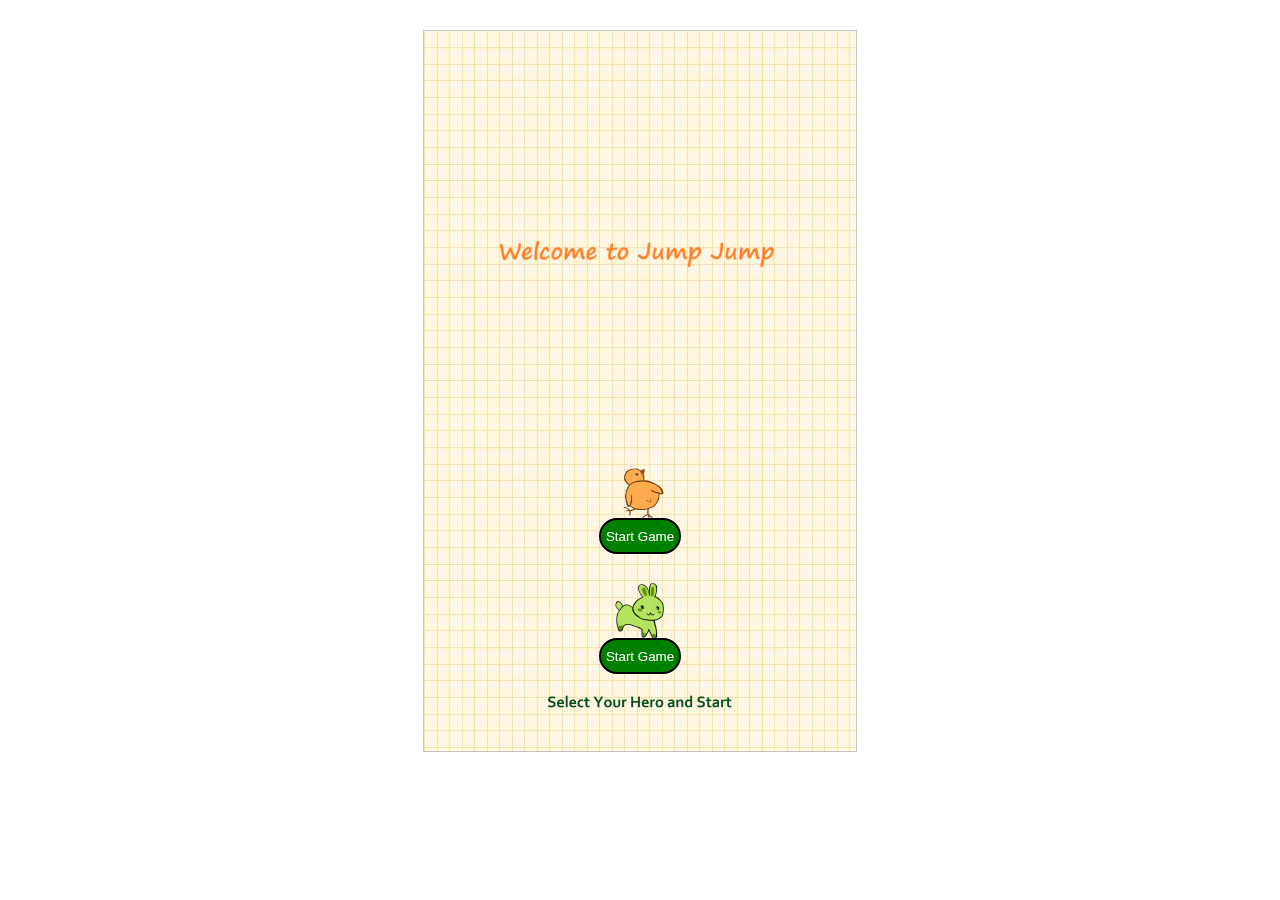
<file: 小鸡跳跳/game.html>
<!DOCTYPE html>
<html lang="en">
<head>
  <meta charset="UTF-8">
  <meta name="viewport" content="width=device-width, initial-scale=1.0, maximum-scale=1.0, minimum-scale=1.0, user-scalable=no">  <link rel="stylesheet" href="css/index.css">
</head>
<script type="text/javascript" src="js/jquery-3.5.1.min.js"></script>
<body>
  
<script src="js/bgset.js"></script>
<div id="container">
  <canvas id="canvas">
    Ops! Your web doesn't support canvas!
  </canvas>
  <div style="position:relative;top:-220px">
    <button id="startBTN" type="button" class="btn"  style="cursor:pointer;background-color: green;width: 82px;height: 36px;color: #FFFFFF;border-radius:2em;border:2px solid black">
      <div style = "cursor:pointer">Start Game</div>
    </button>
  </div>
  <div style="position:relative;top:-118px">
    <button id="startBTN2" type="button" class="btn"  style="cursor:pointer;background-color: green;width: 82px;height: 36px;color: #FFFFFF;border-radius:2em;border:2px solid black">
      <div style = "cursor:pointer">Start Game</div>
    </button>
  </div>


</div >
<script src="js/GameData.js"></script>
<script src="js/random.js"></script>
<script src="js/panel.js"></script>
<script src="js/animation.js"></script>
<script src="js/collide.js"></script>
<script src="js/canvas.js"></script>

</body>
</html>
</file>
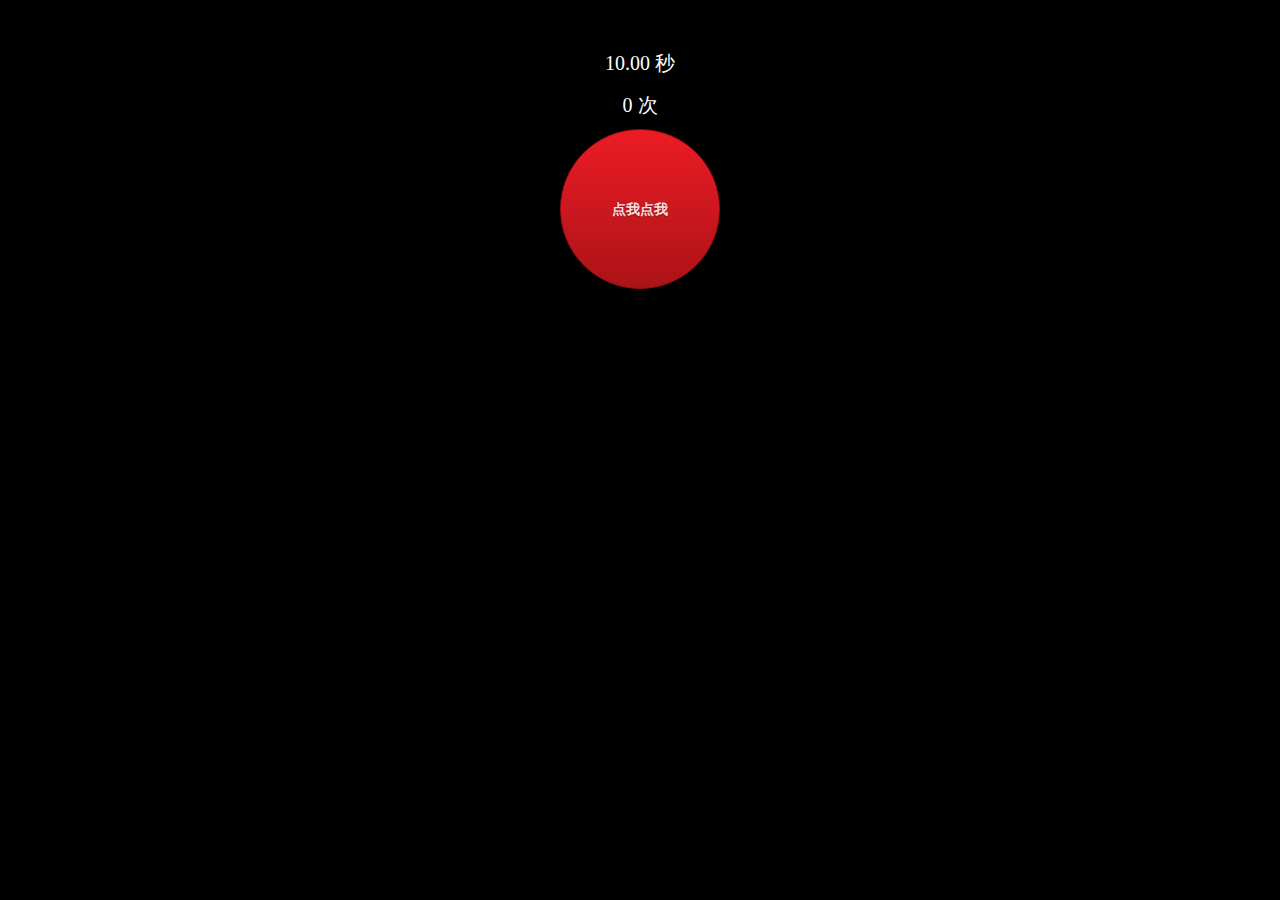
<file: 疯狂点击/game.htm>
﻿<html>
<head>
    <meta charset="utf-8">
    <title>疯狂点击</title>
    <meta name="viewport" content="width=device-width,initial-scale=1, minimum-scale=1, maximum-scale=1, user-scalable=no"/>
    <meta name="apple-mobile-web-app-capable" content="yes"/>
    <meta name="full-screen" content="true"/>
    <meta name="screen-orientation" content="portrait"/>
    <meta name="x5-fullscreen" content="true"/>
    <meta name="360-fullscreen" content="true"/>
    <style>
        body {
            text-align: center;
            background: #000000;
            padding: 0;
            border: 0;
            margin: 0;
            height: 100%;
        }

        * {
            -webkit-touch-callout:none;
            -webkit-user-select:none;
            -khtml-user-select:none;
            -moz-user-select:none;
            -ms-user-select:none;
            user-select:none;
            -webkit-tap-highlight-color:rgba(0,0,0,0);
        }

        html {
            -ms-touch-action: none; /* Direct all pointer events to JavaScript code. */
        }
        .button {
        display: inline-block;
        zoom: 1;
        vertical-align: baseline;
        margin: 0 2px;
        outline: none;
        cursor: pointer;
        text-align: center;
        text-decoration: none;
        font: 14px/100% Arial, Helvetica, sans-serif;
        padding: .5em 2em .55em;
        text-shadow: 0 1px 1px rgba(0,0,0,.3);
        -webkit-border-radius: .5em;
        -moz-border-radius: .5em;
        border-radius: .5em;
        -webkit-box-shadow: 0 1px 2px rgba(0,0,0,.2);
        -moz-box-shadow: 0 1px 2px rgba(0,0,0,.2);
        box-shadow: 0 1px 2px rgba(0,0,0,.2);
        }

        .red {
        color: #faddde;
        border: solid 1px #980c10;
        background: #d81b21;
        background: -webkit-gradient(linear, left top, left bottom, from(#ed1c24), to(#aa1317));
        background: -moz-linear-gradient(top, #ed1c24, #aa1317);
        filter: progid:DXImageTransform.Microsoft.gradient(startColorstr='#ed1c24', endColorstr='#aa1317');
        }

        .active {
            background: #d81b01;
        }

    </style>
</head>
<script type="text/javascript" src="./play68_sdk.js"></script>
<script language="javascript" type="text/javascript" src="js/play68.js" ></script>


<body>
<div style="display:none;">
 <img src="big_icon.jpg" />
</div>
<script type="text/javascript">
var str,str1;
_czc.push(["_trackEvent","open进入游戏","疯狂手指","","",""]);
</script>
<div style="display:inline-block;width:100%; height:100%;margin: 0 auto; background: black; position:relative;" 

id="gameDiv">
 <section id="wxArrow" style="display: none;" ontouchstart="document.getElementById('wxArrow').style.display='none';return false;" >

            <div style="position:absolute;width:100%;height:100%;opacity: 0.7;background-color:#000">
            </div>
            <img  style="position: absolute;right:25px;" src="img/arrow.gif" /> 
        </section>
    <div style="text-align:center;margin-top:50px;">
    	
        <span id="timer" style="color:#fff;font-size:20px;">10 秒</span>
        
        
    </div>
	<div style="margin:15px;text-align:center;margin-bottom:0">
        <div id="best" style="margin-top:5px;color:#fff;font-size:15px;"> </div>
        <div id="result" style="color:#fff;font-size:20px;">0 次</div>
    </div>	       
    <button id="button" class="button red" style="margin-top: 10px;width: 160px;height:160px;border-radius:80px;font-

size:18px;font-weight:bold;">点我点我</button>
    
    <div id="result_panel" style="display:none;text-align:center;background-color:rgba(0,0,0,0.5)">
          <div><p id="str" style="margin-top:20px;color:#fff;font-size:30px;" ></p>
          <button id="reset" style="font-size:25px">再玩一次</button><br>
              <button  style="font-size:25px" onclick="clickMore()">更多游戏

</button><br>
			  <button id="btnFW" style="font-size:25px" onclick="dp_share()">炫耀一下</button>
          </div>
        </div>
</div>
        <script src="js/jquery.min.js"></script>
            <script type="text/javascript">
                    (function (){updateShare(0);})();
                    var initial = 1000;
                    var count = initial;
                    var counter; //10 will  run it every 100th of a second
                    var state = 0;
                    var total = 0;
                    (function(){updateShare(0);})();
                    if (localStorage.max) {
                        $('#best').html( '最好成绩：' + localStorage.max + ' 次');
                    }

                    function timer() {
                        if (count <= 0) {
                            clearInterval(counter);
                            state = 0;
                            $('#result_panel').show();
                            if ( !localStorage.max || parseInt(localStorage.max) < total) {
                                localStorage.max = total;
                                $('#best').html( '最好成绩：' + localStorage.max + ' 次');
                            }
							$('#timer').hide();
                            localStorage.max = parseInt(localStorage.max) > total ? localStorage.max: total;
                            dp_submitScore(total);
                            document.getElementById("str").innerHTML=str1;
                            updateShare(str);
                            Play68.setRankingScoreDesc(total);
                            offEvent();
                            return;
                        }
                        count--;
                        displayCount(count);
                    }

                    function displayCount(count) {
                        var res = count / 100;
                        document.getElementById("timer").innerHTML = res.toPrecision(count.toString().length) + " 秒";
                    }
                    $(document).on('touchmove', function(e) {
                        e.preventDefault();
                    })
                  
                    function reset() {
                        count = initial;
                        total = 0;
                        state = 0;
                        $('#result').html(total + ' 次');
                        $('#timer').html(10 + ' 秒');
                        initEvent();
                    }
					
                    $('#reset').on('touchend  click', function (e) {
                        reset();
                        $('#result_panel').hide();
                        $('#timer').show();
                         e.preventDefault();
                    });
                    displayCount(initial);
                    initEvent();
                   function offEvent(){
                   		$('#button').unbind();
                   }
                   function initEvent(){
                   		  $('#button').on('touchstart click', function (e) {
                        	if (!state) {
                            	state = 1;
                            	counter = setInterval(timer, 10);
                        	}
                        	this.classList.add('active');
                        	e.preventDefault();
                    	});

                    $('#button').on('touchend click', function (e) {
                        if (state) {
                            total++;
                            $('#result').html(total + ' 次');
                        }
                        this.classList.remove('active');
                        e.preventDefault();
                    });
                   }
            </script>
					 <script language=javascript>
		function goHome(){
			//window.location="http://mp.weixin.qq.com/s?__biz=MzI5ODAwOTIzNQ==&mid=209709770&idx=1&sn=b234d007c9677979b77026ff58938453#rd";
		}
		function clickMore(){
//			_czc.push(["_trackEvent","疯狂手指","更多游戏","","",""]);
//			if(document.referrer){
//				Play68.goHome();
//            }
//			else{
//				play68_goHome();
//            }
			 	//goHome();
		}
		function dp_share(){
			//play68_submitScore(str)
			//game9g.share();
		}
		function dp_Ranking(){
			//gohome();
		}

		function showAd(){
		}
		function hideAd(){
		}
function dp_submitScore(score) {
    if (score > 0){
        str = "我10秒点了" + score + "下，手机屏幕太新，舍不得点！";
        str1= "手机屏幕太新，不舍得点！"
    
        if (score > 50){
            str = "我10秒点了" + score + "下，我的屏幕质量扛扛滴！";
            str1= "你确定你的屏幕还安好吗？"
        }
        else if (score > 120){
            str = "我10秒点了" + score + "下，手脚并用方能创造奇迹。";
            str1= "手不够用的话，建议把脚也一起用上。"
        }
        else if (score > 200){
            str = "我10秒点了" + score + "下，一不小心暴露了我的一阳指神功！";
            str1 = "你是不是练过一阳指神功？"
        }
        else if (score > 300){
            str = "我10秒点了" + score + "下，我去，还我的大猩猩玻璃屏！";
            str1 = "屏幕碎了，我们可不赔哦~~"
        }
    }
    else
        str = ""
}

	</script>
		<script type="text/javascript">
	// 	$(function(){
		
	// 	$("#btnFW").click(function(){
		
	// 		$("#wxArrow").show();
	// 	})
		
	
	// })
		
	</script><div id='wx_pic' style='margin:0 auto;display:none;'>
<img src='img/500.jpg' />
</div>
	<div style="display: none;"><img src="img/1.jpg"></img>
		
	</div>
</body>

</html>
</file>
<file: 2048/style/main.css>
@import url(fonts/clear-sans.css);
html, body {
  margin: 0;
  padding: 0;
  background: #faf8ef;
  color: #776e65;
  font-family: "Clear Sans", "Helvetica Neue", Arial, sans-serif;
  font-size: 18px; }

body {
  margin: 80px 0; }

.heading:after {
  content: "";
  display: block;
  clear: both; }

h1.title {
  font-size: 80px;
  font-weight: bold;
  margin: 0;
  display: block;
  float: left; }

@-webkit-keyframes move-up {
  0% {
    top: 25px;
    opacity: 1; }

  100% {
    top: -50px;
    opacity: 0; } }

@-moz-keyframes move-up {
  0% {
    top: 25px;
    opacity: 1; }

  100% {
    top: -50px;
    opacity: 0; } }

@keyframes move-up {
  0% {
    top: 25px;
    opacity: 1; }

  100% {
    top: -50px;
    opacity: 0; } }

.scores-container {
  float: right;
  text-align: right; }

.score-container, .best-container {
  position: relative;
  display: inline-block;
  background: #bbada0;
  padding: 15px 25px;
  font-size: 25px;
  height: 25px;
  line-height: 47px;
  font-weight: bold;
  border-radius: 3px;
  color: white;
  margin-top: 8px;
  text-align: center; }
  .score-container:after, .best-container:after {
    position: absolute;
    width: 100%;
    top: 10px;
    left: 0;
    text-transform: uppercase;
    font-size: 13px;
    line-height: 13px;
    text-align: center;
    color: #eee4da; }
  .score-container .score-addition, .best-container .score-addition {
    position: absolute;
    right: 30px;
    color: red;
    font-size: 25px;
    line-height: 25px;
    font-weight: bold;
    color: rgba(119, 110, 101, 0.9);
    z-index: 100;
    -webkit-animation: move-up 600ms ease-in;
    -moz-animation: move-up 600ms ease-in;
    animation: move-up 600ms ease-in;
    -webkit-animation-fill-mode: both;
    -moz-animation-fill-mode: both;
    animation: both; }

.score-container:after {
  content: "Score"; }

.best-container:after {
  content: "Best"; }

p {
  margin-top: 0;
  margin-bottom: 10px;
  line-height: 1.65; }

a {
  color: #776e65;
  font-weight: bold;
  text-decoration: underline;
  cursor: pointer; }

strong.important {
  text-transform: uppercase; }

hr {
  border: none;
  border-bottom: 1px solid #d8d4d0;
  margin-top: 20px;
  margin-bottom: 30px; }

.container {
  width: 500px;
  margin: 0 auto; }

@-webkit-keyframes fade-in {
  0% {
    opacity: 0; }

  100% {
    opacity: 1; } }

@-moz-keyframes fade-in {
  0% {
    opacity: 0; }

  100% {
    opacity: 1; } }

@keyframes fade-in {
  0% {
    opacity: 0; }

  100% {
    opacity: 1; } }

.game-container {
  margin-top: 40px;
  position: relative;
  padding: 15px;
  cursor: default;
  -webkit-touch-callout: none;
  -webkit-user-select: none;
  -moz-user-select: none;
  background: #bbada0;
  border-radius: 6px;
  width: 500px;
  height: 500px;
  -webkit-box-sizing: border-box;
  -moz-box-sizing: border-box;
  box-sizing: border-box; }
  .game-container .game-message {
    display: none;
    position: absolute;
    top: 0;
    right: 0;
    bottom: 0;
    left: 0;
    background: rgba(238, 228, 218, 0.5);
    z-index: 100;
    text-align: center;
    -webkit-animation: fade-in 800ms ease 1200ms;
    -moz-animation: fade-in 800ms ease 1200ms;
    animation: fade-in 800ms ease 1200ms;
    -webkit-animation-fill-mode: both;
    -moz-animation-fill-mode: both;
    animation: both; }
    .game-container .game-message p {
      font-size: 60px;
      font-weight: bold;
      height: 60px;
      line-height: 60px;
      margin-top: 222px; }
    .game-container .game-message .lower {
      display: block;
      margin-top: 59px; }
    .game-container .game-message a {
      display: inline-block;
      background: #8f7a66;
      border-radius: 3px;
      padding: 0 20px;
      text-decoration: none;
      color: #f9f6f2;
      height: 40px;
      line-height: 42px;
      margin-left: 9px; }
    .game-container .game-message .score-sharing {
      display: inline-block;
      vertical-align: middle;
      margin-left: 10px; }
    .game-container .game-message.game-won {
      background: rgba(237, 194, 46, 0.5);
      color: #f9f6f2; }
    .game-container .game-message.game-won, .game-container .game-message.game-over {
      display: block; }

.grid-container {
  position: absolute;
  z-index: 1; }

.grid-row {
  margin-bottom: 15px; }
  .grid-row:last-child {
    margin-bottom: 0; }
  .grid-row:after {
    content: "";
    display: block;
    clear: both; }

.grid-cell {
  width: 106.25px;
  height: 106.25px;
  margin-right: 15px;
  float: left;
  border-radius: 3px;
  background: rgba(238, 228, 218, 0.35); }
  .grid-cell:last-child {
    margin-right: 0; }

.tile-container {
  position: absolute;
  z-index: 2; }

.tile, .tile .tile-inner {
  width: 107px;
  height: 107px;
  line-height: 116.25px; }
.tile.tile-position-1-1 {
  -webkit-transform: translate(0px, 0px);
  -moz-transform: translate(0px, 0px);
  transform: translate(0px, 0px); }
.tile.tile-position-1-2 {
  -webkit-transform: translate(0px, 121px);
  -moz-transform: translate(0px, 121px);
  transform: translate(0px, 121px); }
.tile.tile-position-1-3 {
  -webkit-transform: translate(0px, 242px);
  -moz-transform: translate(0px, 242px);
  transform: translate(0px, 242px); }
.tile.tile-position-1-4 {
  -webkit-transform: translate(0px, 363px);
  -moz-transform: translate(0px, 363px);
  transform: translate(0px, 363px); }
.tile.tile-position-2-1 {
  -webkit-transform: translate(121px, 0px);
  -moz-transform: translate(121px, 0px);
  transform: translate(121px, 0px); }
.tile.tile-position-2-2 {
  -webkit-transform: translate(121px, 121px);
  -moz-transform: translate(121px, 121px);
  transform: translate(121px, 121px); }
.tile.tile-position-2-3 {
  -webkit-transform: translate(121px, 242px);
  -moz-transform: translate(121px, 242px);
  transform: translate(121px, 242px); }
.tile.tile-position-2-4 {
  -webkit-transform: translate(121px, 363px);
  -moz-transform: translate(121px, 363px);
  transform: translate(121px, 363px); }
.tile.tile-position-3-1 {
  -webkit-transform: translate(242px, 0px);
  -moz-transform: translate(242px, 0px);
  transform: translate(242px, 0px); }
.tile.tile-position-3-2 {
  -webkit-transform: translate(242px, 121px);
  -moz-transform: translate(242px, 121px);
  transform: translate(242px, 121px); }
.tile.tile-position-3-3 {
  -webkit-transform: translate(242px, 242px);
  -moz-transform: translate(242px, 242px);
  transform: translate(242px, 242px); }
.tile.tile-position-3-4 {
  -webkit-transform: translate(242px, 363px);
  -moz-transform: translate(242px, 363px);
  transform: translate(242px, 363px); }
.tile.tile-position-4-1 {
  -webkit-transform: translate(363px, 0px);
  -moz-transform: translate(363px, 0px);
  transform: translate(363px, 0px); }
.tile.tile-position-4-2 {
  -webkit-transform: translate(363px, 121px);
  -moz-transform: translate(363px, 121px);
  transform: translate(363px, 121px); }
.tile.tile-position-4-3 {
  -webkit-transform: translate(363px, 242px);
  -moz-transform: translate(363px, 242px);
  transform: translate(363px, 242px); }
.tile.tile-position-4-4 {
  -webkit-transform: translate(363px, 363px);
  -moz-transform: translate(363px, 363px);
  transform: translate(363px, 363px); }

.tile {
  position: absolute;
  -webkit-transition: 100ms ease-in-out;
  -moz-transition: 100ms ease-in-out;
  transition: 100ms ease-in-out;
  -webkit-transition-property: -webkit-transform;
  -moz-transition-property: -moz-transform;
  transition-property: transform; }
  .tile .tile-inner {
    border-radius: 3px;
    background: #eee4da;
    text-align: center;
    font-weight: bold;
    z-index: 10;
    font-size: 55px; }
  .tile.tile-2 .tile-inner {
    background: #eee4da;
    box-shadow: 0 0 30px 10px rgba(243, 215, 116, 0), inset 0 0 0 1px rgba(255, 255, 255, 0); }
  .tile.tile-4 .tile-inner {
    background: #ede0c8;
    box-shadow: 0 0 30px 10px rgba(243, 215, 116, 0), inset 0 0 0 1px rgba(255, 255, 255, 0); }
  .tile.tile-8 .tile-inner {
    color: #f9f6f2;
    background: #f2b179; }
  .tile.tile-16 .tile-inner {
    color: #f9f6f2;
    background: #f59563; }
  .tile.tile-32 .tile-inner {
    color: #f9f6f2;
    background: #f67c5f; }
  .tile.tile-64 .tile-inner {
    color: #f9f6f2;
    background: #f65e3b; }
  .tile.tile-128 .tile-inner {
    color: #f9f6f2;
    background: #edcf72;
    box-shadow: 0 0 30px 10px rgba(243, 215, 116, 0.2381), inset 0 0 0 1px rgba(255, 255, 255, 0.14286);
    font-size: 45px; }
    @media screen and (max-width: 480px) {
      .tile.tile-128 .tile-inner {
        font-size: 25px; } }
  .tile.tile-256 .tile-inner {
    color: #f9f6f2;
    background: #edcc61;
    box-shadow: 0 0 30px 10px rgba(243, 215, 116, 0.31746), inset 0 0 0 1px rgba(255, 255, 255, 0.19048);
    font-size: 45px; }
    @media screen and (max-width: 480px) {
      .tile.tile-256 .tile-inner {
        font-size: 25px; } }
  .tile.tile-512 .tile-inner {
    color: #f9f6f2;
    background: #edc850;
    box-shadow: 0 0 30px 10px rgba(243, 215, 116, 0.39683), inset 0 0 0 1px rgba(255, 255, 255, 0.2381);
    font-size: 45px; }
    @media screen and (max-width: 480px) {
      .tile.tile-512 .tile-inner {
        font-size: 25px; } }
  .tile.tile-1024 .tile-inner {
    color: #f9f6f2;
    background: #edc53f;
    box-shadow: 0 0 30px 10px rgba(243, 215, 116, 0.47619), inset 0 0 0 1px rgba(255, 255, 255, 0.28571);
    font-size: 35px; }
    @media screen and (max-width: 480px) {
      .tile.tile-1024 .tile-inner {
        font-size: 15px; } }
  .tile.tile-2048 .tile-inner {
    color: #f9f6f2;
    background: #edc22e;
    box-shadow: 0 0 30px 10px rgba(243, 215, 116, 0.55556), inset 0 0 0 1px rgba(255, 255, 255, 0.33333);
    font-size: 35px; }
    @media screen and (max-width: 480px) {
      .tile.tile-2048 .tile-inner {
        font-size: 15px; } }

@-webkit-keyframes appear {
  0% {
    opacity: 0;
    -webkit-transform: scale(0);
    -moz-transform: scale(0);
    transform: scale(0); }

  100% {
    opacity: 1;
    -webkit-transform: scale(1);
    -moz-transform: scale(1);
    transform: scale(1); } }

@-moz-keyframes appear {
  0% {
    opacity: 0;
    -webkit-transform: scale(0);
    -moz-transform: scale(0);
    transform: scale(0); }

  100% {
    opacity: 1;
    -webkit-transform: scale(1);
    -moz-transform: scale(1);
    transform: scale(1); } }

@keyframes appear {
  0% {
    opacity: 0;
    -webkit-transform: scale(0);
    -moz-transform: scale(0);
    transform: scale(0); }

  100% {
    opacity: 1;
    -webkit-transform: scale(1);
    -moz-transform: scale(1);
    transform: scale(1); } }

.tile-new .tile-inner {
  -webkit-animation: appear 200ms ease 100ms;
  -moz-animation: appear 200ms ease 100ms;
  animation: appear 200ms ease 100ms;
  -webkit-animation-fill-mode: backwards;
  -moz-animation-fill-mode: backwards;
  animation: backwards; }

@-webkit-keyframes pop {
  0% {
    -webkit-transform: scale(0);
    -moz-transform: scale(0);
    transform: scale(0); }

  50% {
    -webkit-transform: scale(1.2);
    -moz-transform: scale(1.2);
    transform: scale(1.2); }

  100% {
    -webkit-transform: scale(1);
    -moz-transform: scale(1);
    transform: scale(1); } }

@-moz-keyframes pop {
  0% {
    -webkit-transform: scale(0);
    -moz-transform: scale(0);
    transform: scale(0); }

  50% {
    -webkit-transform: scale(1.2);
    -moz-transform: scale(1.2);
    transform: scale(1.2); }

  100% {
    -webkit-transform: scale(1);
    -moz-transform: scale(1);
    transform: scale(1); } }

@keyframes pop {
  0% {
    -webkit-transform: scale(0);
    -moz-transform: scale(0);
    transform: scale(0); }

  50% {
    -webkit-transform: scale(1.2);
    -moz-transform: scale(1.2);
    transform: scale(1.2); }

  100% {
    -webkit-transform: scale(1);
    -moz-transform: scale(1);
    transform: scale(1); } }

.tile-merged .tile-inner {
  z-index: 20;
  -webkit-animation: pop 200ms ease 100ms;
  -moz-animation: pop 200ms ease 100ms;
  animation: pop 200ms ease 100ms;
  -webkit-animation-fill-mode: backwards;
  -moz-animation-fill-mode: backwards;
  animation: backwards; }

.game-intro {
  margin-bottom: 0; }

.game-explanation {
  margin-top: 50px; }

.sharing {
  margin-top: 20px;
  text-align: center; }
  .sharing > iframe, .sharing > span, .sharing > form {
    display: inline-block;
    vertical-align: middle; }

@media screen and (max-width: 480px) {
  html, body {
    font-size: 15px; }

  body {
    margin: 20px 0;
    padding: 0 20px; }

  h1.title {
    font-size: 27px;
    margin-top: 15px; }

  .container {
    width: 280px;
    margin: 0 auto; }

  .score-container, .best-container {
    margin-top: 0;
    padding: 15px 10px;
    min-width: 40px; }

  .heading {
    margin-bottom: 10px; }

  .game-container {
    margin-top: 40px;
    position: relative;
    padding: 10px;
    cursor: default;
    -webkit-touch-callout: none;
    -webkit-user-select: none;
    -moz-user-select: none;
    background: #bbada0;
    border-radius: 6px;
    width: 280px;
    height: 280px;
    -webkit-box-sizing: border-box;
    -moz-box-sizing: border-box;
    box-sizing: border-box; }
    .game-container .game-message {
      display: none;
      position: absolute;
      top: 0;
      right: 0;
      bottom: 0;
      left: 0;
      background: rgba(238, 228, 218, 0.5);
      z-index: 100;
      text-align: center;
      -webkit-animation: fade-in 800ms ease 1200ms;
      -moz-animation: fade-in 800ms ease 1200ms;
      animation: fade-in 800ms ease 1200ms;
      -webkit-animation-fill-mode: both;
      -moz-animation-fill-mode: both;
      animation: both; }
      .game-container .game-message p {
        font-size: 60px;
        font-weight: bold;
        height: 60px;
        line-height: 60px;
        margin-top: 222px; }
      .game-container .game-message .lower {
        display: block;
        margin-top: 59px; }
      .game-container .game-message a {
        display: inline-block;
        background: #8f7a66;
        border-radius: 3px;
        padding: 0 20px;
        text-decoration: none;
        color: #f9f6f2;
        height: 40px;
        line-height: 42px;
        margin-left: 9px; }
      .game-container .game-message .score-sharing {
        display: inline-block;
        vertical-align: middle;
        margin-left: 10px; }
      .game-container .game-message.game-won {
        background: rgba(237, 194, 46, 0.5);
        color: #f9f6f2; }
      .game-container .game-message.game-won, .game-container .game-message.game-over {
        display: block; }

  .grid-container {
    position: absolute;
    z-index: 1; }

  .grid-row {
    margin-bottom: 10px; }
    .grid-row:last-child {
      margin-bottom: 0; }
    .grid-row:after {
      content: "";
      display: block;
      clear: both; }

  .grid-cell {
    width: 57.5px;
    height: 57.5px;
    margin-right: 10px;
    float: left;
    border-radius: 3px;
    background: rgba(238, 228, 218, 0.35); }
    .grid-cell:last-child {
      margin-right: 0; }

  .tile-container {
    position: absolute;
    z-index: 2; }

  .tile, .tile .tile-inner {
    width: 58px;
    height: 58px;
    line-height: 67.5px; }
  .tile.tile-position-1-1 {
    -webkit-transform: translate(0px, 0px);
    -moz-transform: translate(0px, 0px);
    transform: translate(0px, 0px); }
  .tile.tile-position-1-2 {
    -webkit-transform: translate(0px, 67px);
    -moz-transform: translate(0px, 67px);
    transform: translate(0px, 67px); }
  .tile.tile-position-1-3 {
    -webkit-transform: translate(0px, 135px);
    -moz-transform: translate(0px, 135px);
    transform: translate(0px, 135px); }
  .tile.tile-position-1-4 {
    -webkit-transform: translate(0px, 202px);
    -moz-transform: translate(0px, 202px);
    transform: translate(0px, 202px); }
  .tile.tile-position-2-1 {
    -webkit-transform: translate(67px, 0px);
    -moz-transform: translate(67px, 0px);
    transform: translate(67px, 0px); }
  .tile.tile-position-2-2 {
    -webkit-transform: translate(67px, 67px);
    -moz-transform: translate(67px, 67px);
    transform: translate(67px, 67px); }
  .tile.tile-position-2-3 {
    -webkit-transform: translate(67px, 135px);
    -moz-transform: translate(67px, 135px);
    transform: translate(67px, 135px); }
  .tile.tile-position-2-4 {
    -webkit-transform: translate(67px, 202px);
    -moz-transform: translate(67px, 202px);
    transform: translate(67px, 202px); }
  .tile.tile-position-3-1 {
    -webkit-transform: translate(135px, 0px);
    -moz-transform: translate(135px, 0px);
    transform: translate(135px, 0px); }
  .tile.tile-position-3-2 {
    -webkit-transform: translate(135px, 67px);
    -moz-transform: translate(135px, 67px);
    transform: translate(135px, 67px); }
  .tile.tile-position-3-3 {
    -webkit-transform: translate(135px, 135px);
    -moz-transform: translate(135px, 135px);
    transform: translate(135px, 135px); }
  .tile.tile-position-3-4 {
    -webkit-transform: translate(135px, 202px);
    -moz-transform: translate(135px, 202px);
    transform: translate(135px, 202px); }
  .tile.tile-position-4-1 {
    -webkit-transform: translate(202px, 0px);
    -moz-transform: translate(202px, 0px);
    transform: translate(202px, 0px); }
  .tile.tile-position-4-2 {
    -webkit-transform: translate(202px, 67px);
    -moz-transform: translate(202px, 67px);
    transform: translate(202px, 67px); }
  .tile.tile-position-4-3 {
    -webkit-transform: translate(202px, 135px);
    -moz-transform: translate(202px, 135px);
    transform: translate(202px, 135px); }
  .tile.tile-position-4-4 {
    -webkit-transform: translate(202px, 202px);
    -moz-transform: translate(202px, 202px);
    transform: translate(202px, 202px); }

  .game-container {
    margin-top: 20px; }

  .tile .tile-inner {
    font-size: 35px; }

  .game-message p {
    font-size: 30px !important;
    height: 30px !important;
    line-height: 30px !important;
    margin-top: 90px !important; }
  .game-message .lower {
    margin-top: 30px !important; }

  .sharing > iframe, .sharing > span, .sharing > form {
    display: block;
    margin: 0 auto;
    margin-bottom: 20px; } }
.pp-donate button {
  -webkit-appearance: none;
  -moz-appearance: none;
  appearance: none;
  border: none;
  font: inherit;
  color: inherit;
  cursor: pointer;
  display: inline-block;
  background: #8f7a66;
  border-radius: 3px;
  padding: 0 20px;
  text-decoration: none;
  color: #f9f6f2;
  height: 40px;
  line-height: 42px; }
  .pp-donate button img {
    vertical-align: -4px;
    margin-right: 8px; }

.btc-donate {
  position: relative;
  margin-left: 10px;
  display: inline-block;
  background: #8f7a66;
  border-radius: 3px;
  padding: 0 20px;
  text-decoration: none;
  color: #f9f6f2;
  height: 40px;
  line-height: 42px;
  cursor: pointer; }
  .btc-donate img {
    vertical-align: -4px;
    margin-right: 8px; }
  .btc-donate a {
    color: #f9f6f2;
    text-decoration: none;
    font-weight: normal; }
  .btc-donate .address {
    cursor: auto;
    position: absolute;
    width: 340px;
    right: 50%;
    margin-right: -170px;
    padding-bottom: 7px;
    top: -30px;
    opacity: 0;
    pointer-events: none;
    -webkit-transition: 400ms ease;
    -moz-transition: 400ms ease;
    transition: 400ms ease;
    -webkit-transition-property: top, opacity;
    -moz-transition-property: top, opacity;
    transition-property: top, opacity; }
    .btc-donate .address:after {
      position: absolute;
      border-top: 10px solid #bbada0;
      border-right: 7px solid transparent;
      border-left: 7px solid transparent;
      content: "";
      bottom: 0px;
      left: 50%;
      margin-left: -7px; }
    .btc-donate .address code {
      background-color: #bbada0;
      padding: 10px 15px;
      width: 100%;
      border-radius: 3px;
      line-height: 1;
      font-weight: normal;
      font-size: 15px;
      font-family: Consolas, "Liberation Mono", Courier, monospace;
      text-align: center; }
  .btc-donate:hover .address, .btc-donate .address:hover .address {
    opacity: 1;
    top: -45px;
    pointer-events: auto; }
  @media screen and (max-width: 480px) {
    .btc-donate {
      width: 120px; }
      .btc-donate .address {
        margin-right: -150px;
        width: 300px; }
        .btc-donate .address code {
          font-size: 13px; }
        .btc-donate .address:after {
          left: 50%;
          bottom: 2px; } }
</file>
<file: 小鸡跳跳/css/index.css>
*{
    margin:0;
    padding:0;
    cursor:url("../img/mouse.png"),auto;
}
#container{
    width:1024px;
    height:100%;
    margin:auto;
    margin-top: 30px;
    margin-bottom: 0;
    text-align: center;
}
#canvas{
    border:1px solid #c4c4c4;
}
#startBTN{
    position: absolute;
    left:50%;
    top:50%;
    transform: translate(-50%,-50%);
}
</file>
